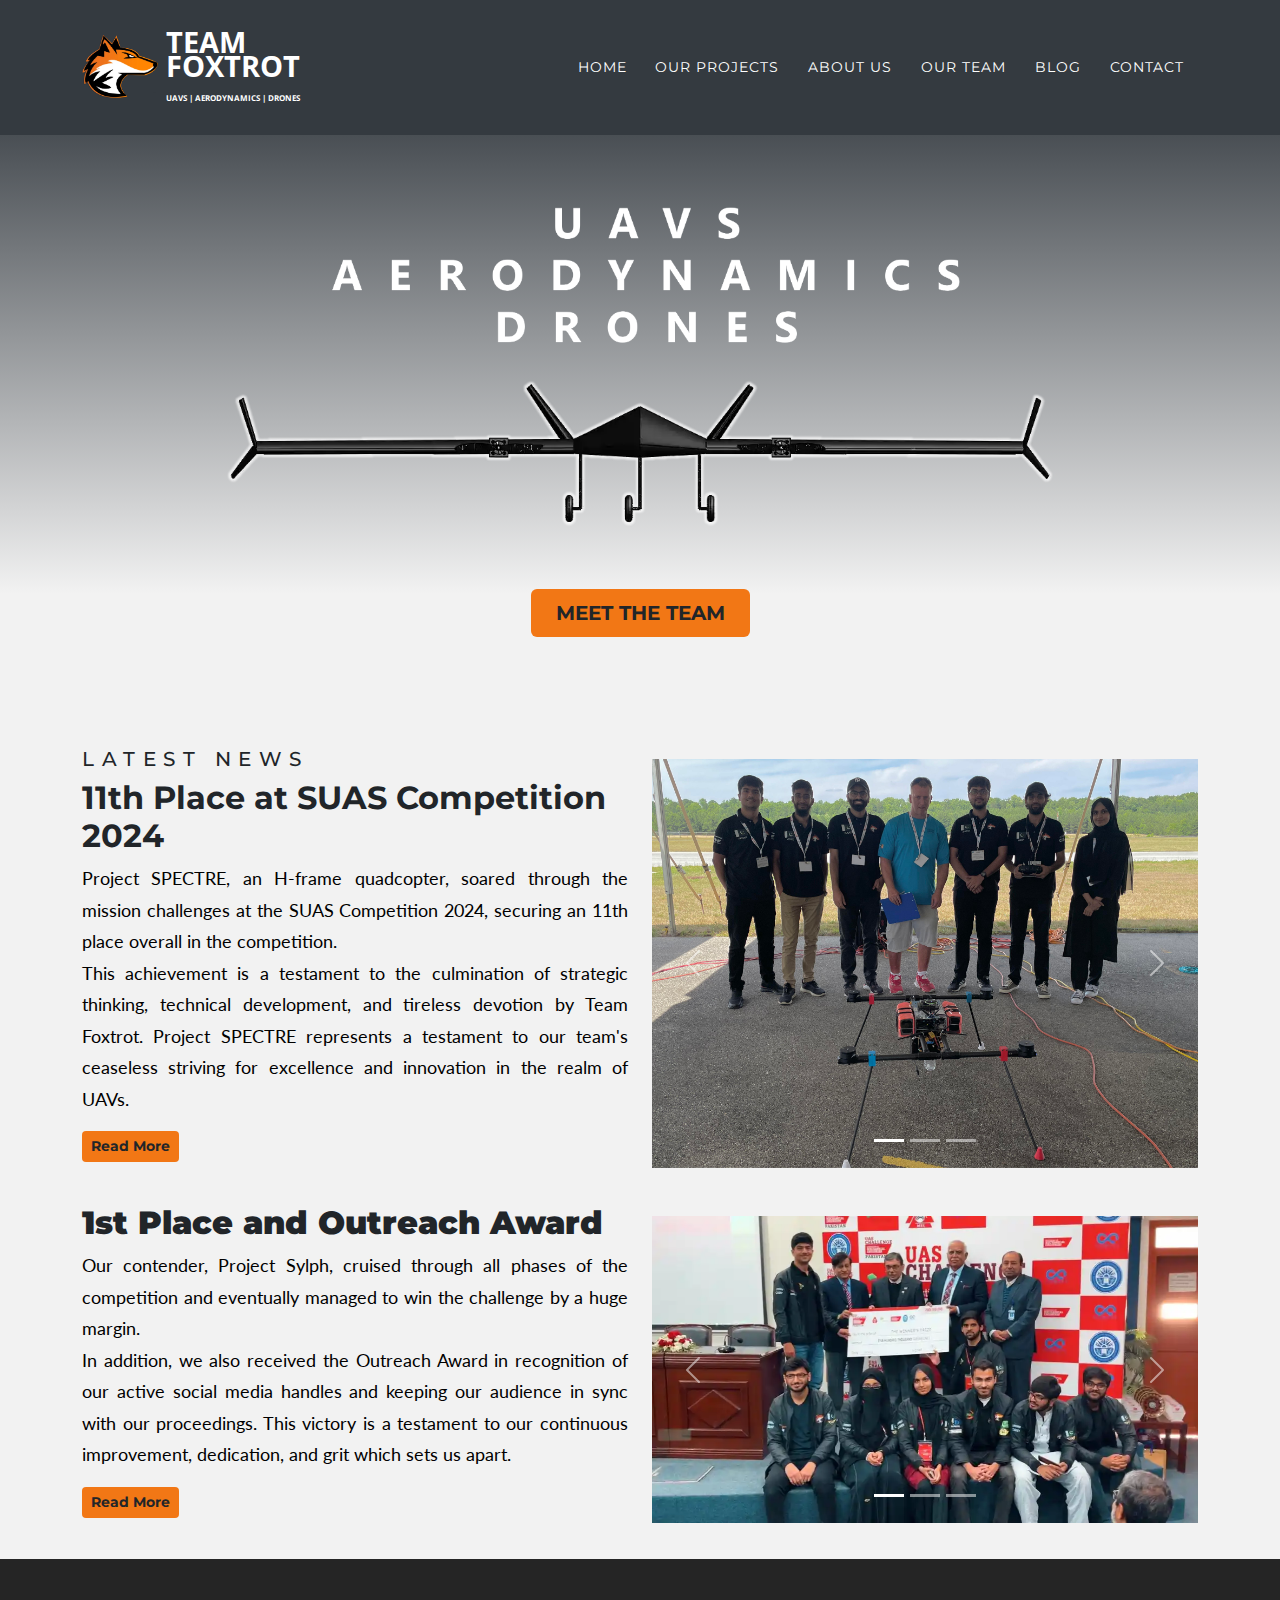
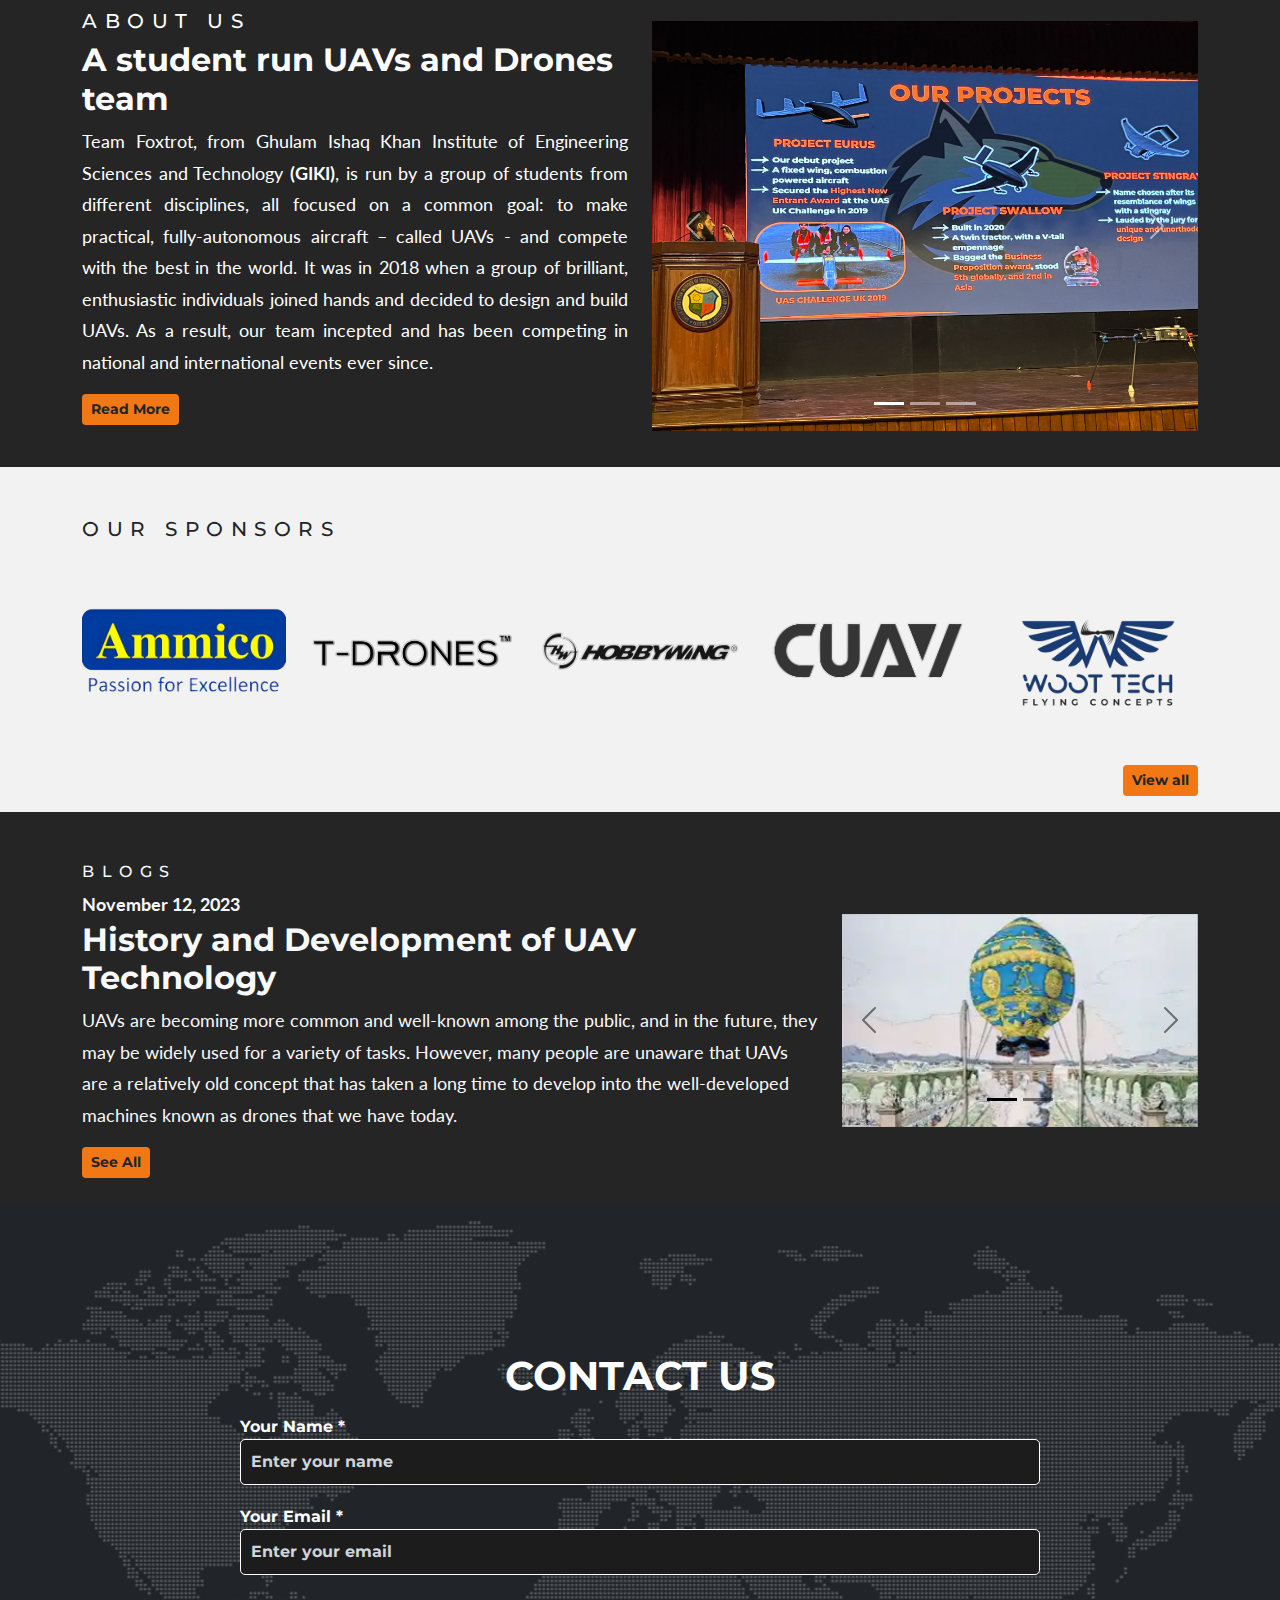
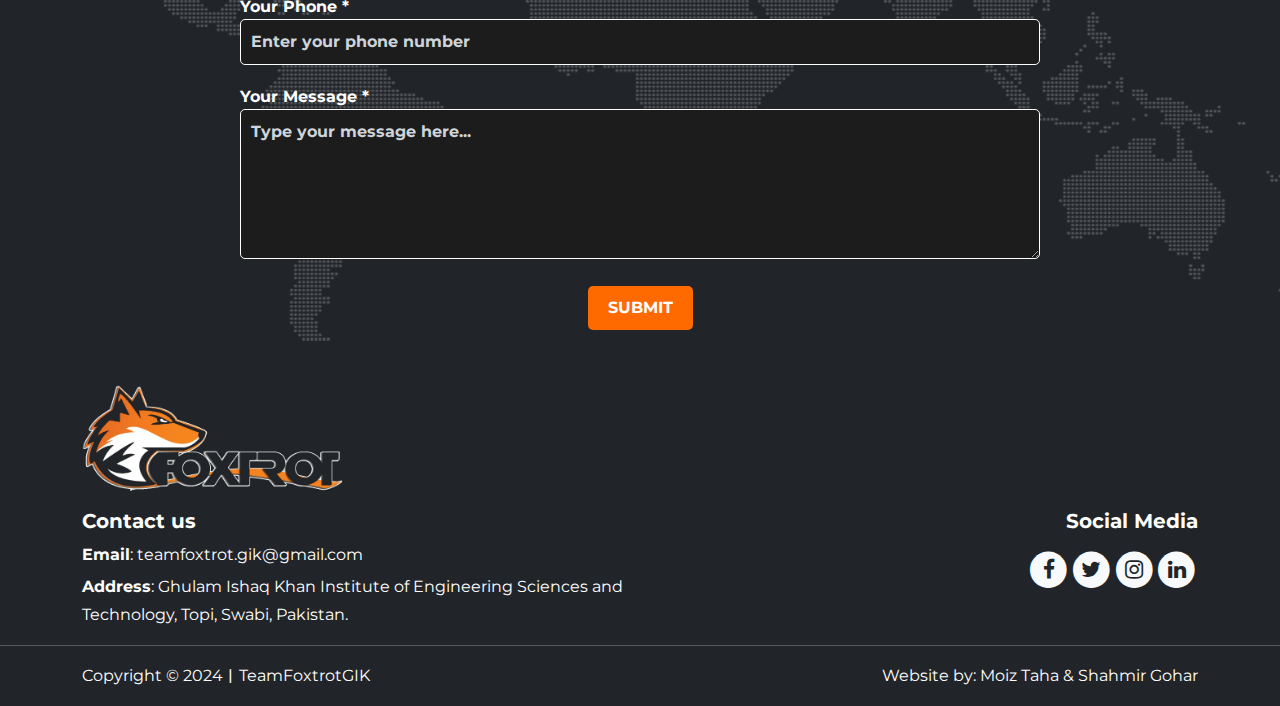
<file: index.html>
<!DOCTYPE html>
<html data-bs-theme="light" lang="en" style="--bs-primary: #f57b0f;--bs-primary-rgb: 245,123,15;--bs-warning: #f57a10;--bs-warning-rgb: 245,122,16;">

<head>
    <meta charset="utf-8">
    <meta name="viewport" content="width=device-width, initial-scale=1.0, shrink-to-fit=no">
    <title>Team Foxtrot - GIKI</title>
    <link rel="canonical" href="https://teamfoxtrot.pk/">
    <meta property="og:url" content="https://teamfoxtrot.pk/">
    <meta property="og:type" content="website">
    <meta name="twitter:card" content="summary">
    <meta name="twitter:description" content="Team Foxtrot, from Ghulam Ishaq Khan Institute of Engineering Sciences and Technology (GIKI), is run by a group of students from different disciplines, all focused on a common goal: to make practical, fully-autonomous aircraft – called UAVs - and compete with the best in the world. It was in 2018 when a group of brilliant, enthusiastic individuals joined hands and decided to design and build UAVs. As a result, our team incepted and has been competing in national and international events ever since.">
    <meta name="description" content="Team Foxtrot, from Ghulam Ishaq Khan Institute of Engineering Sciences and Technology (GIKI), is run by a group of students from different disciplines, all focused on a common goal: to make practical, fully-autonomous aircraft – called UAVs - and compete with the best in the world. It was in 2018 when a group of brilliant, enthusiastic individuals joined hands and decided to design and build UAVs. As a result, our team incepted and has been competing in national and international events ever since.">
    <meta property="og:image" content="https://teamfoxtrot.pk/assets/img/fox.webp">
    <meta name="twitter:title" content="Team Foxtrot - GIKI">
    <script type="application/ld+json">
        {
            "@context": "http://schema.org",
            "@type": "WebSite",
            "name": "Team Foxtrot - GIKI",
            "url": "https://teamfoxtrot.pk"
        }
    </script>
    <link rel="icon" type="image/webp" sizes="1999x1716" href="assets/img/fox.webp">
    <link rel="icon" type="image/webp" sizes="1999x1716" href="assets/img/fox.webp" media="(prefers-color-scheme: dark)">
    <link rel="icon" type="image/webp" sizes="1999x1716" href="assets/img/fox.webp">
    <link rel="icon" type="image/webp" sizes="1999x1716" href="assets/img/fox.webp" media="(prefers-color-scheme: dark)">
    <link rel="icon" type="image/webp" sizes="1999x1716" href="assets/img/fox.webp">
    <link rel="icon" type="image/webp" sizes="1999x1716" href="assets/img/fox.webp">
    <link rel="icon" type="image/webp" sizes="1999x1716" href="assets/img/fox.webp">
    <link rel="stylesheet" href="assets/bootstrap/css/bootstrap.min.css">
    <link rel="stylesheet" href="https://fonts.googleapis.com/css?family=Montserrat:400,700&amp;display=swap">
    <link rel="stylesheet" href="https://fonts.googleapis.com/css?family=Kaushan+Script&amp;display=swap">
    <link rel="stylesheet" href="https://fonts.googleapis.com/css?family=Lato&amp;display=swap">
    <link rel="stylesheet" href="https://fonts.googleapis.com/css?family=Montserrat&amp;display=swap">
    <link rel="stylesheet" href="https://fonts.googleapis.com/css?family=Open+Sans:400,700&amp;display=swap">
    <link rel="stylesheet" href="assets/fonts/fontawesome-all.min.css">
    <link rel="stylesheet" href="assets/fonts/font-awesome.min.css">
    <link rel="stylesheet" href="assets/fonts/fontawesome5-overrides.min.css">
    <link rel="stylesheet" href="assets/css/Contact-Details-icons.css">
</head>

<body id="page-top" data-bs-spy="scroll" data-bs-target="#mainNav" data-bs-offset="54" style="--bs-body-bg: #252525;">
    <nav class="navbar navbar-expand-lg sticky-top navbar-dark" id="mainNav" data-bs-spy="scroll" style="background-color: #343a40;">
        <div class="container">
            <div class="d-inline-flex float-start align-items-center flex-sm-shrink-1 align-items-sm-center flex-md-shrink-1 align-items-md-center flex-lg-shrink-1 align-items-lg-center align-items-xl-center align-items-xxl-center"><img src="assets/img/fox.webp" height="65"><a class="navbar-brand" href="../" style="font-family: 'Open Sans', sans-serif;padding-left: 8px;color: rgb(255,255,255);font-weight: bold;font-size: 29px;line-height: 24px;letter-spacing: 0px;padding-bottom: 0px;">TEAM<br>FOXTROT<br><span class="d-xxl-flex align-items-xxl-start" id="logodesc-1" style="font-size: 8PX;line-height: 24PX;letter-spacing: 0;font-family: 'Open Sans', sans-serif;font-weight: bold;">UAVS | AERODYNAMICS | DRONES</span></a></div><button data-bs-toggle="collapse" data-bs-target="#navbarResponsive" class="navbar-toggler navbar-toggler-right toggle-btn" type="button" aria-controls="navbarResponsive" aria-expanded="false" aria-label="Toggle navigation"><i class="fa fa-bars"></i></button>
            <div class="collapse navbar-collapse" id="navbarResponsive">
                <ul class="navbar-nav ms-auto text-uppercase">
                    <li class="nav-item"><a class="nav-link" href="../">HOME</a></li>
                    <li class="nav-item"><a class="nav-link" href="../our-projects">our projects</a></li>
                    <li class="nav-item"><a class="nav-link" href="../about-us">About us</a></li>
                    <li class="nav-item"><a class="nav-link" href="../our-team">our TEAM</a></li>
                    <li class="nav-item"><a class="nav-link" href="../blogs">BLOG</a></li>
                    <li class="nav-item"><a class="nav-link" href="../contact-us">Contact</a></li>
                </ul>
            </div>
        </div>
    </nav>
    <section id="home" data-bs-spy="scroll" data-bs-target="#mainNav" style="margin-top: -127px;padding-bottom: 60px;padding-top: 175px;background: linear-gradient(#343a40 10%, #f2f2f2 85%, #f2f2f2 100%);">
        <div class="container h-100">
            <div class="row h-100">
                <div class="col-md-10 col-xl-9 text-center d-flex d-sm-flex d-md-flex justify-content-center align-items-center mx-auto justify-content-md-start align-items-md-center justify-content-xl-center">
                    <div>
                        <div><img class="img-fluid" src="assets/img/uavsad.webp"></div>
                        <div><img class="img-fluid" src="assets/img/project%20barq.webp"></div><a class="btn fs-5 py-2 px-4 toggle-btn" role="button" style="margin-top: 60px;" href="../our-team">MEET THE TEAM</a>
                    </div>
                </div>
            </div>
        </div>
    </section>
    <section id="news" style="padding: 50px 0px;background: #f2f2f2;padding-bottom: 24px;" data-bs-smooth-scroll="true" data-bs-target="#mainNav">
        <div class="container">
            <div class="row">
                <div class="col-md-6">
                    <h5 style="letter-spacing: 7.5px;font-family: Montserrat, sans-serif;font-weight: 500;">LATEST NEWS</h5>
                    <h2 style="font-weight: bold;">11th Place at SUAS Competition 2024</h2>
                    <p style="font-family: Lato, sans-serif;font-size: 18px;text-align: justify;"><span style="color: black;">Project SPECTRE, an H-frame quadcopter, soared through the mission challenges at the SUAS Competition 2024, securing an 11th place overall in the competition.</span><br><span style="color: black;">This achievement is a testament to the culmination of strategic thinking, technical development, and tireless devotion by Team Foxtrot. Project SPECTRE represents a testament to our team's ceaseless striving for excellence and innovation in the realm of UAVs.</span></p><a class="btn btn-sm toggle-btn" role="button" href="../about-us">Read More</a>
                </div>
                <div class="col-md-6" style="padding: 12px;">
                    <div class="carousel slide" data-bs-ride="carousel" data-bs-interval="2750" data-bs-pause="false" id="about-us-slider-2">
                        <div class="carousel-inner">
                            <div class="carousel-item active"><img class="img-fluid w-100 d-block" src="assets/img/Spectre Team pic.jpg" alt="Slide Image"></div>
                            <div class="carousel-item"><img class="w-100 d-block" src="assets/img/SUAS%2724.webp" alt="Slide Image"></div>
                            <div class="carousel-item"><img class="w-100 d-block" src="assets/img/SUAS-Teampic.webp" alt="Slide Image"></div>
                        </div>
                        <div><a class="carousel-control-prev" href="#about-us-slider-2" role="button" data-bs-slide="prev"><span class="carousel-control-prev-icon"></span><span class="visually-hidden">Previous</span></a><a class="carousel-control-next" href="#about-us-slider-2" role="button" data-bs-slide="next"><span class="carousel-control-next-icon"></span><span class="visually-hidden">Next</span></a></div>
                        <div class="carousel-indicators"><button type="button" data-bs-target="#about-us-slider-2" data-bs-slide-to="0" class="active"></button> <button type="button" data-bs-target="#about-us-slider-2" data-bs-slide-to="1"></button> <button type="button" data-bs-target="#about-us-slider-2" data-bs-slide-to="2"></button></div>
                    </div>
                </div>
            </div>
            <div class="row" style="margin-top: 24px;">
                <div class="col-md-6">
                    <h2 style="font-weight: bold;"><strong>1st Place and Outreach Award</strong></h2>
                    <p style="font-family: Lato, sans-serif;font-size: 18px;text-align: justify;"><span style="color: black;">Our contender, Project Sylph, cruised through all phases of the competition and eventually managed to win the challenge by a huge margin.</span><br><span style="color: black;">In addition, we also received the Outreach Award in recognition of our active&nbsp;social media handles and keeping our audience in sync with our proceedings.&nbsp;This victory is a testament to our continuous improvement, dedication, and grit&nbsp;which&nbsp;sets&nbsp;us&nbsp;apart.</span></p><a class="btn btn-sm toggle-btn" role="button" href="../about-us">Read More</a>
                </div>
                <div class="col-md-6" style="padding: 12px;">
                    <div class="carousel slide" data-bs-ride="carousel" data-bs-interval="2500" data-bs-pause="false" id="about-us-slider-1">
                        <div class="carousel-inner">
                            <div class="carousel-item active"><img class="img-fluid w-100 d-block" src="assets/img/Competition%20winning%20picture.webp" alt="Slide Image"></div>
                            <div class="carousel-item"><img class="w-100 d-block" src="assets/img/Competition%20flying%20pic.webp" alt="Slide Image"></div>
                            <div class="carousel-item"><img class="w-100 d-block" src="assets/img/Sylph%20flying%20picture.webp" alt="Slide Image"></div>
                        </div>
                        <div><a class="carousel-control-prev" href="#about-us-slider-1" role="button" data-bs-slide="prev"><span class="carousel-control-prev-icon"></span><span class="visually-hidden">Previous</span></a><a class="carousel-control-next" href="#about-us-slider-1" role="button" data-bs-slide="next"><span class="carousel-control-next-icon"></span><span class="visually-hidden">Next</span></a></div>
                        <div class="carousel-indicators"><button type="button" data-bs-target="#about-us-slider-1" data-bs-slide-to="0" class="active"></button> <button type="button" data-bs-target="#about-us-slider-1" data-bs-slide-to="1"></button> <button type="button" data-bs-target="#about-us-slider-1" data-bs-slide-to="2"></button></div>
                    </div>
                </div>
            </div>
        </div>
    </section>
    <section id="about" style="padding: 50px 0px;background: rgba(242,242,242,0);padding-bottom: 24px;" data-bs-smooth-scroll="true" data-bs-target="#mainNav">
        <div class="container text-white">
            <div class="row">
                <div class="col-md-6">
                    <h5 style="letter-spacing: 7.5px;font-family: Montserrat, sans-serif;font-weight: 500;">ABOUT US</h5>
                    <h2 style="font-weight: bold;">A student run UAVs and Drones team</h2>
                    <p class="text-white" style="font-family: Lato, sans-serif;font-size: 18px;text-align: justify;"><span style="background-color: rgba(37, 37, 37, 0);">Team Foxtrot, from Ghulam Ishaq Khan Institute of Engineering Sciences and Technology </span><strong><span style="background-color: rgba(37, 37, 37, 0);">(GIKI)</span></strong><span style="background-color: rgba(37, 37, 37, 0);">, is run by a group of students from different disciplines, all focused on a common goal: to make practical, fully-autonomous aircraft – called UAVs - and compete with the best in the world. It was in 2018 when a group of brilliant, enthusiastic individuals joined hands and decided to design and build UAVs. As a result, our team incepted and has been competing in national and international events ever since.</span></p><a class="btn btn-sm toggle-btn" role="button" href="../about-us">Read More</a>
                </div>
                <div class="col-md-6" style="padding: 12px;">
                    <div class="carousel slide" data-bs-ride="carousel" data-bs-interval="3000" data-bs-pause="false" id="about-us-slider">
                        <div class="carousel-inner">
                            <div class="carousel-item active"><img class="w-100 d-block" src="assets/img/presentation.webp"></div>
                            <div class="carousel-item"><img class="w-100 d-block" src="assets/img/S_pic.webp"></div>
                            <div class="carousel-item"><img class="w-100 d-block" src="assets/img/SUAS%2724.webp"></div>
                        </div>
                        <div><a class="carousel-control-prev" href="#about-us-slider" role="button" data-bs-slide="prev"><span class="carousel-control-prev-icon"></span><span class="visually-hidden">Previous</span></a><a class="carousel-control-next" href="#about-us-slider" role="button" data-bs-slide="next"><span class="carousel-control-next-icon"></span><span class="visually-hidden">Next</span></a></div>
                        <div class="carousel-indicators"><button type="button" data-bs-target="#about-us-slider" data-bs-slide-to="0" class="active"></button> <button type="button" data-bs-target="#about-us-slider" data-bs-slide-to="1"></button> <button type="button" data-bs-target="#about-us-slider" data-bs-slide-to="2"></button></div>
                    </div>
                </div>
            </div>
        </div>
    </section>
    <section id="sponsors" style="padding: 50px 0px;background: #f2f2f2;padding-bottom: 16px;" data-bs-target="#mainNav" data-bs-smooth-scroll="true">
        <div class="container">
            <div class="row">
                <div class="col">
                    <h5 class="text-start" style="letter-spacing: 7.5px;font-family: Montserrat, sans-serif;font-weight: 500;">OUR SPONSORS</h5>
                </div>
            </div>
            <div class="row row-cols-5 justify-content-center">
                <div class="col align-self-center"><img class="img-fluid" src="assets/img/ammico_800_rbg.png"></div>
                <div class="col align-self-center"><img class="img-fluid" src="assets/img/tdrones_rbg_outline.png"></div>
                <div class="col align-self-center"><img class="img-fluid" src="assets/img/hobbywing_rbg_out.png"></div>
                <div class="col align-self-center"><img class="img-fluid" src="assets/img/CUAV_outline.png"></div>
                <div class="col align-self-center"><img class="img-fluid" src="assets/img/woottech_rbg.png"></div>
            </div>
            <div class="row">
                <div class="col text-end" style="padding-top: 12PX;"><a class="btn btn-sm toggle-btn" role="button" href="../about-us/sponsors.html">View all</a></div>
            </div>
        </div>
    </section>
    <section id="blog" style="padding: 50px 0px;background: rgba(242,242,242,0);padding-bottom: 24px;" data-bs-smooth-scroll="true" data-bs-target="#mainNav">
        <div class="container text-light">
            <div class="row">
                <div class="col-md-8 col-xxl-9">
                    <h6 style="letter-spacing: 7.5px;font-family: Montserrat, sans-serif;font-weight: 500;">BLOGS</h6>
                    <p style="font-family: Lato, sans-serif;font-size: 18px;margin-bottom: 0px;"><strong>November 12, 2023</strong></p>
                    <h2 style="font-weight: bold;">History and Development of UAV Technology</h2>
                    <p style="font-family: Lato, sans-serif;font-size: 18px;">UAVs are becoming more common and well-known among the public, and in the future, they may be widely used for a variety of tasks. However, many people are unaware that UAVs are a relatively old concept that has taken a long time to develop into the well-developed machines known as drones that we have today.</p><a class="btn btn-sm toggle-btn" role="button" href="../blogs">See All</a>
                </div>
                <div class="col-md-4 col-xxl-3 align-self-center">
                    <div class="carousel slide carousel-dark" data-bs-ride="carousel" data-bs-interval="3000" id="carousel-3">
                        <div class="carousel-inner">
                            <div class="carousel-item active"><img class="w-100 d-block" src="assets/img/hot-air-balloon.webp" alt="Slide Image"></div>
                            <div class="carousel-item"><img class="w-100 d-block" src="assets/img/curtis-fledgling.webp" alt="Slide Image"></div>
                        </div>
                        <div><a class="carousel-control-prev" href="#carousel-3" role="button" data-bs-slide="prev"><span class="carousel-control-prev-icon"></span><span class="visually-hidden">Previous</span></a><a class="carousel-control-next" href="#carousel-3" role="button" data-bs-slide="next"><span class="carousel-control-next-icon"></span><span class="visually-hidden">Next</span></a></div>
                        <div class="carousel-indicators"><button type="button" data-bs-target="#carousel-3" data-bs-slide-to="0" class="active"></button> <button type="button" data-bs-target="#carousel-3" data-bs-slide-to="1"></button></div>
                    </div>
                </div>
            </div>
        </div>
    </section>
    <section id="contact" style="background-image: url('assets/img/map-image.webp');padding-bottom: 30px;" data-bs-target="#mainNav" data-bs-smooth-scroll="true">
        <div class="container">
            <div class="row">
                <div class="col-lg-12 text-center">
                    <h2 class="text-uppercase section-heading">Contact Us</h2>
                </div>
            </div>
            <div class="row">
                <div class="col-lg-12">
                    <form action="https://formspree.io/f/mpwpygre" method="POST" style="max-width: 800px; margin: 0 auto;">
                        <div style="margin-bottom: 20px;">
                          <label for="name" style="color: white; font-weight: bold;">Your Name *</label>
                          <input type="text" id="name" name="name" placeholder="Enter your name" required style="width: 100%; padding: 10px; background-color: #1c1c1c; color: white; border: 1px solid white; border-radius: 5px;">
                        </div>
                      
                        <div style="margin-bottom: 20px;">
                          <label for="email" style="color: white; font-weight: bold;">Your Email *</label>
                          <input type="email" id="email" name="email" placeholder="Enter your email" required style="width: 100%; padding: 10px; background-color: #1c1c1c; color: white; border: 1px solid white; border-radius: 5px;">
                        </div>
                      
                        <div style="margin-bottom: 20px;">
                          <label for="phone" style="color: white; font-weight: bold;">Your Phone *</label>
                          <input type="tel" id="phone" name="phone" placeholder="Enter your phone number" required style="width: 100%; padding: 10px; background-color: #1c1c1c; color: white; border: 1px solid white; border-radius: 5px;">
                        </div>
                      
                        <div style="margin-bottom: 20px;">
                          <label for="message" style="color: white; font-weight: bold;">Your Message *</label>
                          <textarea id="message" name="message" placeholder="Type your message here..." required style="width: 100%; padding: 10px; height: 150px; background-color: #1c1c1c; color: white; border: 1px solid white; border-radius: 5px;"></textarea>
                        </div>
                      
                        <div style="text-align: center;">
                          <button type="submit" style="padding: 10px 20px; background-color: #ff6a00; color: white; border: none; cursor: pointer; font-weight: bold; border-radius: 5px;">SUBMIT</button>
                        </div>
                    </form>                     
                </div>
            </div>
        </div>
    </section>
    <footer class="text-bg-dark pt-4 pb-0">
        <div class="container">
            <div class="row">
                <div class="col-sm-9 col-md-5 col-lg-3 col-xl-3 col-xxl-3"><img class="img-fluid" src="assets/img/foxtrot%20logo.webp"></div>
            </div>
        </div>
        <div class="container">
            <div class="row pt-3">
                <div class="col-md-6 text-center text-sm-center text-md-start text-lg-start text-xl-start text-xxl-start">
                    <h5>Contact us</h5>
                    <p class="fs-6 mb-1"><strong>Email</strong>:&nbsp;<a class="link" href="mailto:teamfoxtrot.gik@gmail.com"><span style="color: rgb(255, 255, 255);">teamfoxtrot.gik@gmail.com</span></a></p>
                    <p class="mb-0"><strong><span style="color: rgba(var(--bs-light-rgb), var(--bs-text-opacity));">Address</span></strong><span style="color: rgba(var(--bs-light-rgb), var(--bs-text-opacity));">: Ghulam Ishaq Khan Institute of Engineering Sciences and Technology, Topi, Swabi, Pakistan.</span></p>
                </div>
                <div class="col-md-6 text-center text-sm-center text-md-end text-lg-end text-xl-end text-xxl-end">
                    <h5 class="text-center text-sm-center text-md-end">Social Media</h5>
                    <div class="mt-3"><a href="https://www.facebook.com/TeamFoxtrotGIK/" target="_blank"><span class="fa-stack fa-lg"><i class="fa fa-circle text-light fa-stack-2x"></i><i class="fa fa-facebook text-dark fa-stack-1x fa-inverse"></i></span></a><a href="https://twitter.com/TeamFoxtrot2" target="_blank"><span class="fa-stack fa-lg"><i class="fa fa-circle text-light fa-stack-2x social"></i><i class="fa fa-twitter text-dark fa-stack-1x fa-inverse"></i></span></a><a href="https://instagram.com/teamfoxtrot.uav.giki" target="_blank"><span class="fa-stack fa-lg"><i class="fa fa-circle text-light fa-stack-2x"></i><i class="fa fa-instagram text-dark fa-stack-1x fa-inverse"></i></span></a><a href="https://pk.linkedin.com/company/team-foxtrot" target="_blank"><span class="fa-stack fa-lg"><i class="fa fa-circle text-light fa-stack-2x"></i><i class="fa fa-linkedin text-dark fa-stack-1x fa-inverse"></i></span></a></div>
                </div>
            </div>
        </div>
        <hr>
        <div class="container">
            <div class="row row-cols-1 row-cols-sm-1 row-cols-md-2 row-cols-lg-2 row-cols-xl-2 row-cols-xxl-2">
                <div class="col">
                    <p class="text-center text-sm-center text-md-start text-lg-start text-xl-start text-xxl-start">Copyright&nbsp;© 2024<strong>︱</strong>TeamFoxtrotGIK</p>
                </div>
                <div class="col fs-6 text-center text-md-end">
                    <p>Website by:&nbsp;<a class="link" href="https://www.linkedin.com/in/moiz-taha/" target="_blank"><span style="color: rgb(255, 255, 255);">Moiz Taha</span></a>&nbsp;&amp; Shahmir Gohar</p>
                </div>
            </div>
        </div>
    </footer>
    <script src="assets/js/jquery.min.js"></script>
    <script src="assets/bootstrap/js/bootstrap.min.js"></script>
    <script src="assets/js/smart-forms.min.js"></script>
    <script src="assets/js/foxie.js"></script>
</body>

</html>
</file>
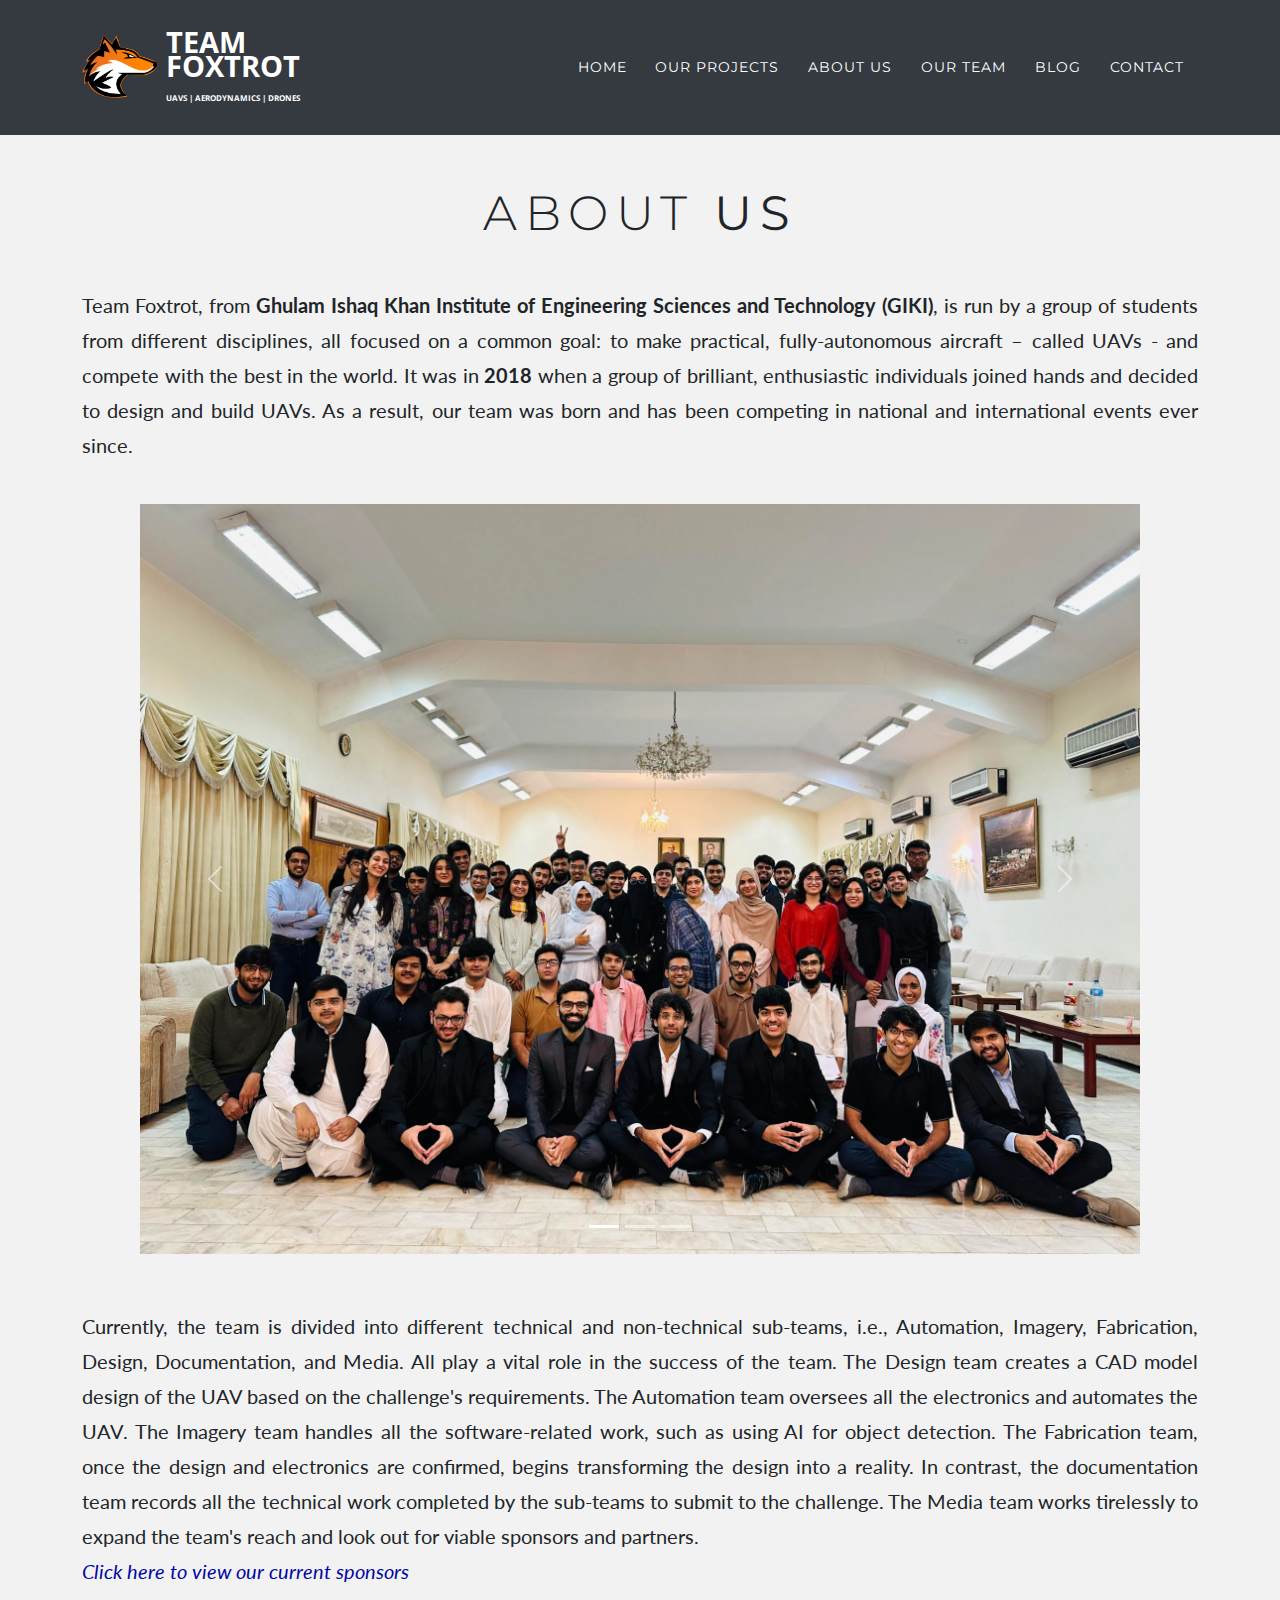
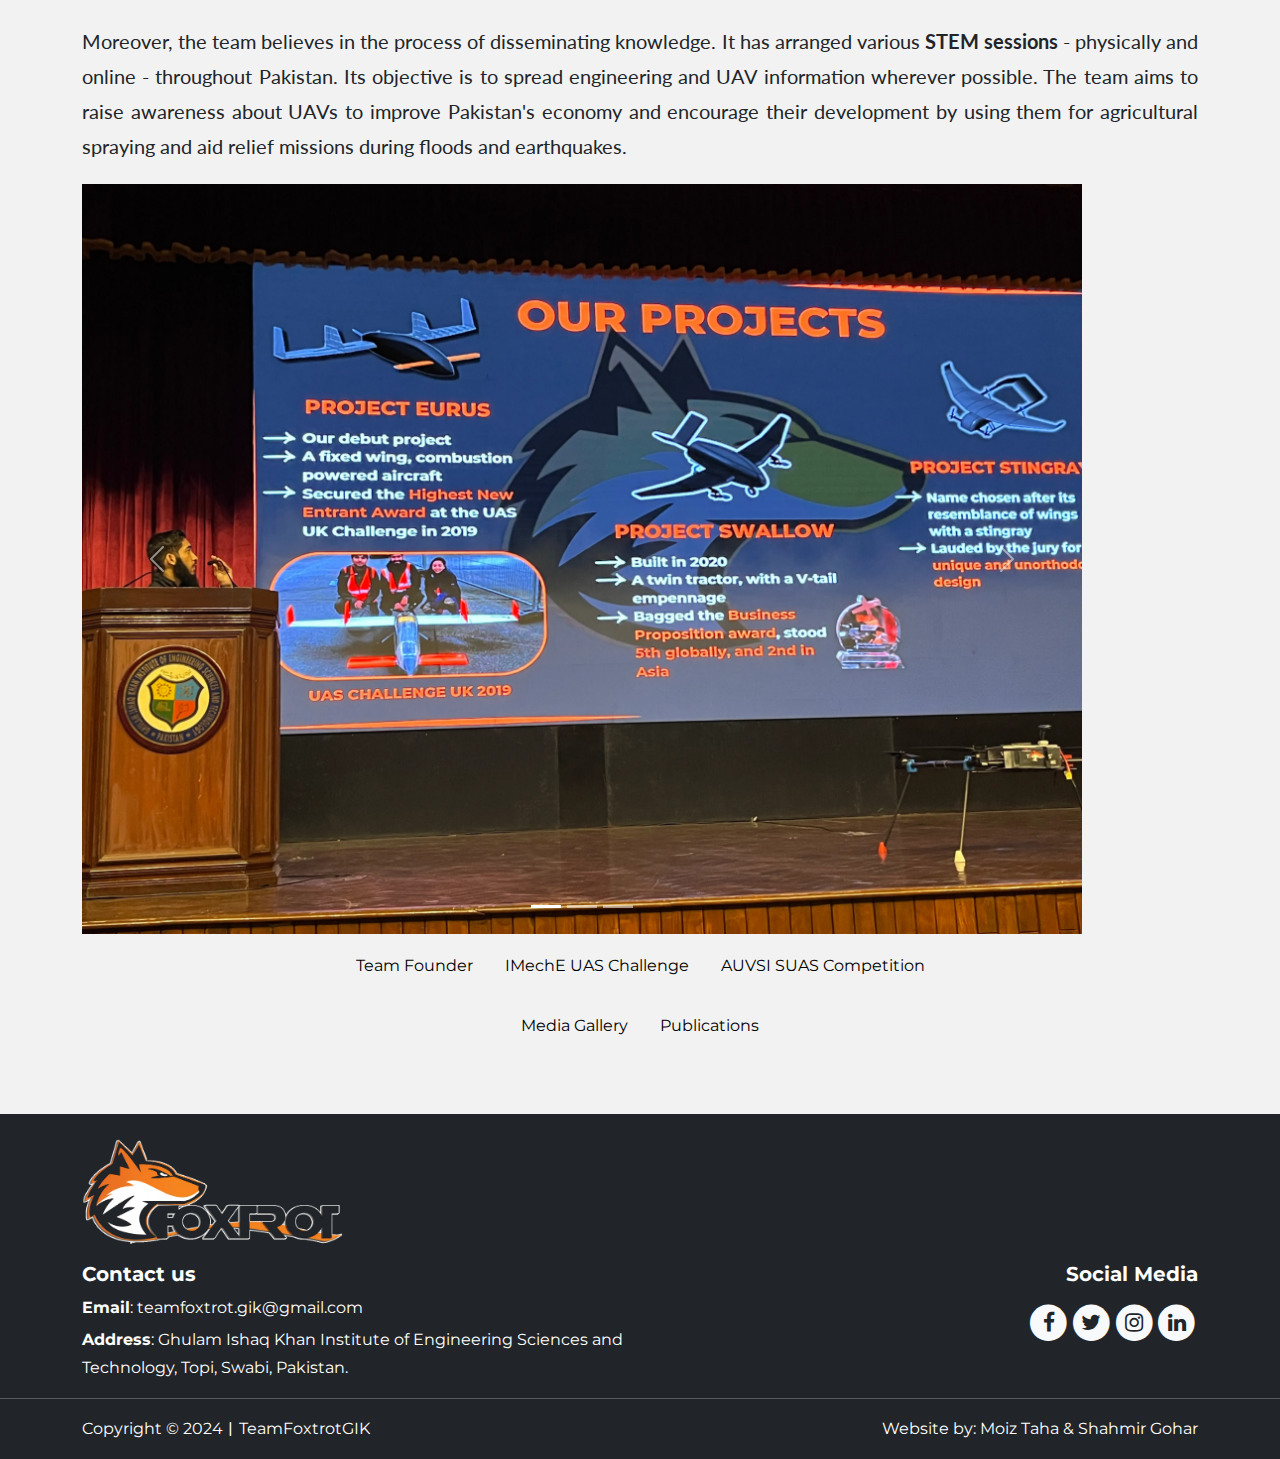
<file: about-us/index.html>
<!DOCTYPE html>
<html data-bs-theme="light" lang="en">

<head>
    <meta charset="utf-8">
    <meta name="viewport" content="width=device-width, initial-scale=1.0, shrink-to-fit=no">
    <title>About Us - Team Foxtrot</title>
    <link rel="canonical" href="https://teamfoxtrot.pk/about-us/">
    <meta property="og:url" content="https://teamfoxtrot.pk/about-us/">
    <meta property="og:type" content="website">
    <meta name="twitter:title" content="Team Foxtrot - GIKI">
    <meta name="twitter:card" content="summary">
    <meta name="twitter:description" content="Team Foxtrot, from Ghulam Ishaq Khan Institute of Engineering Sciences and Technology (GIKI), is run by a group of students from different disciplines, all focused on a common goal: to make practical, fully-autonomous aircraft – called UAVs - and compete with the best in the world. It was in 2018 when a group of brilliant, enthusiastic individuals joined hands and decided to design and build UAVs. As a result, our team incepted and has been competing in national and international events ever since.">
    <meta name="description" content="Team Foxtrot, from Ghulam Ishaq Khan Institute of Engineering Sciences and Technology (GIKI), is run by a group of students from different disciplines, all focused on a common goal: to make practical, fully-autonomous aircraft – called UAVs - and compete with the best in the world. It was in 2018 when a group of brilliant, enthusiastic individuals joined hands and decided to design and build UAVs. As a result, our team incepted and has been competing in national and international events ever since.">
    <meta property="og:image" content="https://teamfoxtrot.pk/assets/img/fox.webp">
    <link rel="icon" type="image/webp" sizes="1999x1716" href="../assets/img/fox.webp">
    <link rel="icon" type="image/webp" sizes="1999x1716" href="../assets/img/fox.webp" media="(prefers-color-scheme: dark)">
    <link rel="icon" type="image/webp" sizes="1999x1716" href="../assets/img/fox.webp">
    <link rel="icon" type="image/webp" sizes="1999x1716" href="../assets/img/fox.webp" media="(prefers-color-scheme: dark)">
    <link rel="icon" type="image/webp" sizes="1999x1716" href="../assets/img/fox.webp">
    <link rel="icon" type="image/webp" sizes="1999x1716" href="../assets/img/fox.webp">
    <link rel="icon" type="image/webp" sizes="1999x1716" href="../assets/img/fox.webp">
    <link rel="stylesheet" href="../assets/bootstrap/css/bootstrap.min.css">
    <link rel="stylesheet" href="https://fonts.googleapis.com/css?family=Montserrat:400,700&amp;display=swap">
    <link rel="stylesheet" href="https://fonts.googleapis.com/css?family=Kaushan+Script&amp;display=swap">
    <link rel="stylesheet" href="https://fonts.googleapis.com/css?family=Lato&amp;display=swap">
    <link rel="stylesheet" href="https://fonts.googleapis.com/css?family=Montserrat&amp;display=swap">
    <link rel="stylesheet" href="https://fonts.googleapis.com/css?family=Open+Sans:400,700&amp;display=swap">
    <link rel="stylesheet" href="../assets/fonts/font-awesome.min.css">
    <link rel="stylesheet" href="../assets/css/Contact-Details-icons.css">
</head>

<body id="page-top" data-bs-spy="scroll" data-bs-target="#mainNav" data-bs-offset="54">
    <nav class="navbar navbar-expand-lg sticky-top navbar-dark" id="mainNav" data-bs-spy="scroll" style="background-color: #343a40;">
        <div class="container">
            <div class="d-inline-flex float-start align-items-center flex-sm-shrink-1 align-items-sm-center flex-md-shrink-1 align-items-md-center flex-lg-shrink-1 align-items-lg-center align-items-xl-center align-items-xxl-center"><img src="../assets/img/fox.webp" height="65"><a class="navbar-brand" href="../" style="font-family: 'Open Sans', sans-serif;padding-left: 8px;color: rgb(255,255,255);font-weight: bold;font-size: 29px;line-height: 24px;letter-spacing: 0px;padding-bottom: 0px;">TEAM<br>FOXTROT<br><span class="d-xxl-flex align-items-xxl-start" id="logodesc-1" style="font-size: 8PX;line-height: 24PX;letter-spacing: 0;font-family: 'Open Sans', sans-serif;font-weight: bold;">UAVS | AERODYNAMICS | DRONES</span></a></div><button data-bs-toggle="collapse" data-bs-target="#navbarResponsive" class="navbar-toggler navbar-toggler-right toggle-btn" type="button" aria-controls="navbarResponsive" aria-expanded="false" aria-label="Toggle navigation"><i class="fa fa-bars"></i></button>
            <div class="collapse navbar-collapse" id="navbarResponsive">
                <ul class="navbar-nav ms-auto text-uppercase">
                    <li class="nav-item"><a class="nav-link" href="../">HOME</a></li>
                    <li class="nav-item"><a class="nav-link" href="../our-projects">our projects</a></li>
                    <li class="nav-item"><a class="nav-link" href="../about-us">About us</a></li>
                    <li class="nav-item"><a class="nav-link" href="../our-team">our TEAM</a></li>
                    <li class="nav-item"><a class="nav-link" href="../blogs">BLOG</a></li>
                    <li class="nav-item"><a class="nav-link" href="../contact-us">Contact</a></li>
                </ul>
            </div>
        </div>
    </nav>
    <section style="background: #f2f2f2;padding: 50px 0px;">
        <div class="container">
            <div class="row">
                <div class="col-md-12">
                    <h1 class="display-5 text-center" style="font-family: Montserrat, sans-serif;letter-spacing: 7.5px;padding-bottom: 12px;">ABOUT <strong>US</strong></h1>
                    <p style="text-align: justify;padding: 25px 0px;font-family: Lato, sans-serif;font-size: 20px;">Team Foxtrot, from <strong>Ghulam Ishaq Khan Institute of Engineering Sciences and Technology (GIKI)</strong>, is run by a group of students from different disciplines, all focused on a common goal: to make practical, fully-autonomous aircraft – called UAVs - and compete with the best in the world. It was in <strong>2018</strong> when a group of brilliant, enthusiastic individuals joined hands and decided to design and build UAVs. As a result, our team was born and has been competing in national and international events ever since.</p>
                    <div class="d-lg-flex d-xl-flex d-xxl-flex justify-content-lg-center justify-content-xl-center justify-content-xxl-center">
                        <div class="d-xxl-flex justify-content-xxl-center">
                            <div class="carousel slide carousel-fade" data-bs-ride="carousel" data-bs-interval="3120" data-bs-pause="false" id="carousel-2" style="max-width: 1000px;">
                                <div class="carousel-inner">
                                    <div class="carousel-item active"><img class="w-100 d-block" src="../assets/img/tp.webp" alt="Slide Image"></div>
                                    <div class="carousel-item"><img class="img-fluid w-100 d-block" src="../assets/img/SUAS-Teampic.webp" alt="Slide Image"></div>
                                    <div class="carousel-item"><img class="w-100 d-block" src="../assets/img/Team pic.webp" alt="Slide Image"></div>
                                </div>
                                <div><a class="carousel-control-prev" href="#carousel-2" role="button" data-bs-slide="prev"><span class="carousel-control-prev-icon"></span><span class="visually-hidden">Previous</span></a><a class="carousel-control-next" href="#carousel-2" role="button" data-bs-slide="next"><span class="carousel-control-next-icon"></span><span class="visually-hidden">Next</span></a></div>
                                <div class="carousel-indicators"><button type="button" data-bs-target="#carousel-2" data-bs-slide-to="0" class="active"></button> <button type="button" data-bs-target="#carousel-2" data-bs-slide-to="1"></button> <button type="button" data-bs-target="#carousel-2" data-bs-slide-to="2"></button></div>
                            </div>
                        </div>
                    </div>
                    <p style="text-align: justify;padding: 20px 0px;font-family: Lato, sans-serif;font-size: 20px;margin-bottom: 0px;"><br>Currently, the team is divided into different technical and non-technical sub-teams, i.e., Automation, Imagery, Fabrication, Design, Documentation, and Media. All play a vital role in the success of the team. The Design team creates a CAD model design of the UAV based on the challenge's requirements. The Automation team oversees all the electronics and automates the UAV. The Imagery team handles all the software-related work, such as using AI for object detection. The Fabrication team, once the design and electronics are confirmed, begins transforming the design into a reality. In contrast, the documentation team records all the technical work completed by the sub-teams to submit to the challenge. The Media team works tirelessly to expand the team's reach and look out for viable sponsors and partners.<br><a class="link" href="../about-us/sponsors.html"><em><span style="color: rgb(0, 7, 164);">Click here to view our current sponsors</span></em></a><br><br>Moreover, the team believes in the process of disseminating knowledge. It has arranged various&nbsp;<strong>STEM sessions</strong>&nbsp;- physically and online - throughout Pakistan. Its objective is to spread engineering and UAV information wherever possible. The team aims to raise awareness about UAVs to improve Pakistan's economy and encourage their development by using them for agricultural spraying and aid relief missions during floods and earthquakes.</p>
                    <div class="d-xxl-flex justify-content-xxl-center">
                        <div class="carousel slide carousel-fade" data-bs-ride="carousel" data-bs-interval="3120" data-bs-pause="false" id="carousel-2" style="max-width: 1000px;">
                            <div class="carousel-inner">
                                <div class="carousel-item active"><img class="w-100 d-block" src="../assets/img/presentation.webp" alt="Slide Image"></div>
                                <div class="carousel-item"><img class="img-fluid w-100 d-block" src="../assets/img/DBFCpresent.webp" alt="Slide Image"></div>
                                <div class="carousel-item"><img class="w-100 d-block" src="../assets/img/drone-1.webp" alt="Slide Image"></div>
                            </div>
                            <div><a class="carousel-control-prev" href="#carousel-2" role="button" data-bs-slide="prev"><span class="carousel-control-prev-icon"></span><span class="visually-hidden">Previous</span></a><a class="carousel-control-next" href="#carousel-2" role="button" data-bs-slide="next"><span class="carousel-control-next-icon"></span><span class="visually-hidden">Next</span></a></div>
                            <div class="carousel-indicators"><button type="button" data-bs-target="#carousel-2" data-bs-slide-to="0" class="active"></button> <button type="button" data-bs-target="#carousel-2" data-bs-slide-to="1"></button> <button type="button" data-bs-target="#carousel-2" data-bs-slide-to="2"></button></div>
                        </div>
                    </div>
                    <div class="text-center d-xxl-flex flex-grow-1 flex-fill justify-content-xxl-center" style="margin-top: 10px;">
                        <ul class="list-inline">
                            <li class="list-inline-item" style="padding: 10px;"><a class="link" href="../about-us/team-founder.html"><span style="color: rgb(0, 0, 0);">Team Founder</span></a></li>
                            <li class="list-inline-item" style="padding: 10px;"><a class="link" href="../about-us/imeche-uas-challenge.html"><span style="color: rgb(0, 0, 0);">IMechE UAS Challenge</span></a></li>
                            <li class="list-inline-item" style="padding: 10px;"><a class="link" href="../about-us/auvsi-suas-competition.html"><span style="color: rgb(0, 0, 0);">AUVSI SUAS Competition</span></a></li>
                        </ul>
                        <ul class="list-inline">
                            <li class="list-inline-item" style="padding: 10px;"><a class="link" href="../about-us/media.html"><span style="color: rgb(0, 0, 0);">Media Gallery</span></a></li>
                            <li class="list-inline-item" style="padding: 10px;"><a class="link" href="../about-us/publications.html"><span style="color: rgb(0, 0, 0);">Publications</span></a></li>
                        </ul>
                    </div>
                </div>
            </div>
        </div>
    </section>
    <footer class="text-bg-dark pt-4 pb-0">
        <div class="container">
            <div class="row">
                <div class="col-sm-9 col-md-5 col-lg-3 col-xl-3 col-xxl-3"><img class="img-fluid" src="../assets/img/foxtrot%20logo.webp"></div>
            </div>
        </div>
        <div class="container">
            <div class="row pt-3">
                <div class="col-md-6 text-center text-sm-center text-md-start text-lg-start text-xl-start text-xxl-start">
                    <h5>Contact us</h5>
                    <p class="fs-6 mb-1"><strong>Email</strong>:&nbsp;<a class="link" href="mailto:teamfoxtrot.gik@gmail.com"><span style="color: rgb(255, 255, 255);">teamfoxtrot.gik@gmail.com</span></a></p>
                    <p class="mb-0"><strong><span style="color: rgba(var(--bs-light-rgb), var(--bs-text-opacity));">Address</span></strong><span style="color: rgba(var(--bs-light-rgb), var(--bs-text-opacity));">: Ghulam Ishaq Khan Institute of Engineering Sciences and Technology, Topi, Swabi, Pakistan.</span></p>
                </div>
                <div class="col-md-6 text-center text-sm-center text-md-end text-lg-end text-xl-end text-xxl-end">
                    <h5 class="text-center text-sm-center text-md-end">Social Media</h5>
                    <div class="mt-3"><a href="https://www.facebook.com/TeamFoxtrotGIK/" target="_blank"><span class="fa-stack fa-lg"><i class="fa fa-circle text-light fa-stack-2x"></i><i class="fa fa-facebook text-dark fa-stack-1x fa-inverse"></i></span></a><a href="https://twitter.com/TeamFoxtrot2" target="_blank"><span class="fa-stack fa-lg"><i class="fa fa-circle text-light fa-stack-2x social"></i><i class="fa fa-twitter text-dark fa-stack-1x fa-inverse"></i></span></a><a href="https://instagram.com/teamfoxtrot.uav.giki" target="_blank"><span class="fa-stack fa-lg"><i class="fa fa-circle text-light fa-stack-2x"></i><i class="fa fa-instagram text-dark fa-stack-1x fa-inverse"></i></span></a><a href="https://pk.linkedin.com/company/team-foxtrot" target="_blank"><span class="fa-stack fa-lg"><i class="fa fa-circle text-light fa-stack-2x"></i><i class="fa fa-linkedin text-dark fa-stack-1x fa-inverse"></i></span></a></div>
                </div>
            </div>
        </div>
        <hr>
        <div class="container">
            <div class="row row-cols-1 row-cols-sm-1 row-cols-md-2 row-cols-lg-2 row-cols-xl-2 row-cols-xxl-2">
                <div class="col">
                    <p class="text-center text-sm-center text-md-start text-lg-start text-xl-start text-xxl-start">Copyright&nbsp;© 2024<strong>︱</strong>TeamFoxtrotGIK</p>
                </div>
                <div class="col fs-6 text-center text-md-end">
                    <p>Website by:&nbsp;<a class="link" href="https://www.linkedin.com/in/moiz-taha/" target="_blank"><span style="color: rgb(255, 255, 255);">Moiz Taha</span></a>&nbsp;&amp; Shahmir Gohar</p>
                </div>
            </div>
        </div>
    </footer>
    <script src="../assets/js/jquery.min.js"></script>
    <script src="../assets/bootstrap/js/bootstrap.min.js"></script>
    <script src="../assets/js/foxie.js"></script>
</body>

</html>
</file>
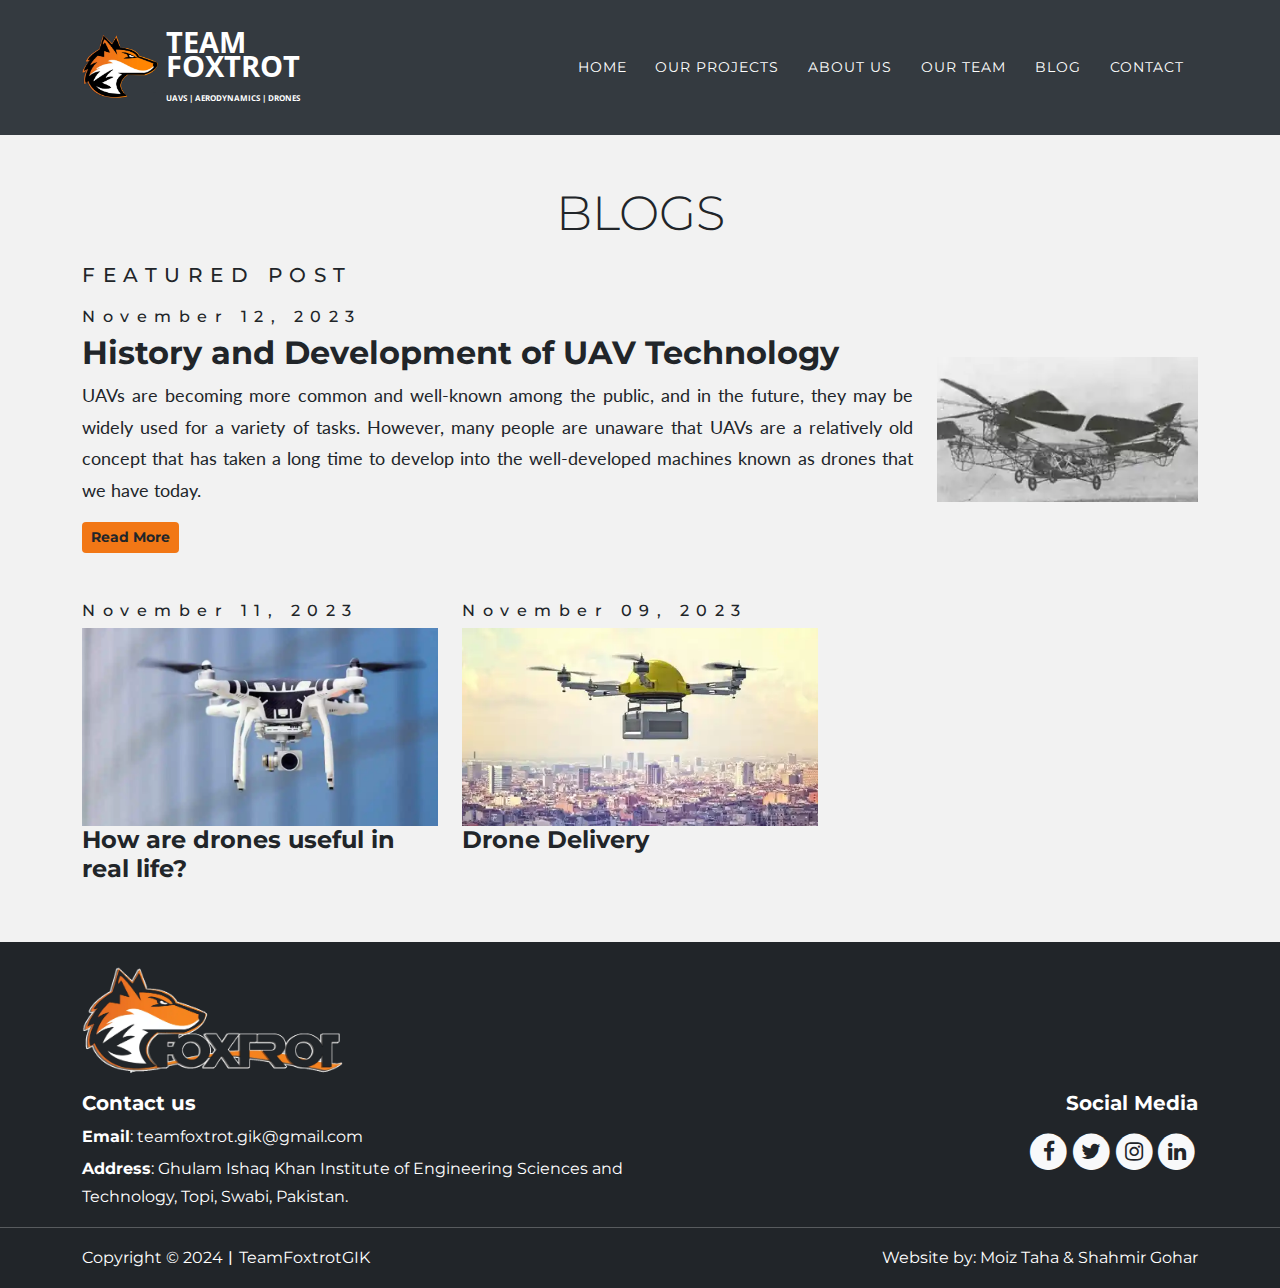
<file: blogs/index.html>
<!DOCTYPE html>
<html data-bs-theme="light" lang="en">

<head>
    <meta charset="utf-8">
    <meta name="viewport" content="width=device-width, initial-scale=1.0, shrink-to-fit=no">
    <title>Blogs - Team Foxtrot</title>
    <link rel="canonical" href="https://teamfoxtrot.pk/blogs/">
    <meta property="og:url" content="https://teamfoxtrot.pk/blogs/">
    <meta property="og:type" content="website">
    <meta name="twitter:card" content="summary">
    <meta name="twitter:description" content="Team Foxtrot, from Ghulam Ishaq Khan Institute of Engineering Sciences and Technology (GIKI), is run by a group of students from different disciplines, all focused on a common goal: to make practical, fully-autonomous aircraft – called UAVs - and compete with the best in the world. It was in 2018 when a group of brilliant, enthusiastic individuals joined hands and decided to design and build UAVs. As a result, our team incepted and has been competing in national and international events ever since.">
    <meta property="og:image" content="https://teamfoxtrot.pk/assets/img/fox.webp">
    <meta name="twitter:title" content="Blogs - Team Foxtrot">
    <meta name="description" content="All about UAVs, explore latest trends and recent innovations around the world.">
    <link rel="icon" type="image/webp" sizes="1999x1716" href="../assets/img/fox.webp">
    <link rel="icon" type="image/webp" sizes="1999x1716" href="../assets/img/fox.webp" media="(prefers-color-scheme: dark)">
    <link rel="icon" type="image/webp" sizes="1999x1716" href="../assets/img/fox.webp">
    <link rel="icon" type="image/webp" sizes="1999x1716" href="../assets/img/fox.webp" media="(prefers-color-scheme: dark)">
    <link rel="icon" type="image/webp" sizes="1999x1716" href="../assets/img/fox.webp">
    <link rel="icon" type="image/webp" sizes="1999x1716" href="../assets/img/fox.webp">
    <link rel="icon" type="image/webp" sizes="1999x1716" href="../assets/img/fox.webp">
    <link rel="stylesheet" href="../assets/bootstrap/css/bootstrap.min.css">
    <link rel="stylesheet" href="https://fonts.googleapis.com/css?family=Montserrat:400,700&amp;display=swap">
    <link rel="stylesheet" href="https://fonts.googleapis.com/css?family=Kaushan+Script&amp;display=swap">
    <link rel="stylesheet" href="https://fonts.googleapis.com/css?family=Lato&amp;display=swap">
    <link rel="stylesheet" href="https://fonts.googleapis.com/css?family=Montserrat&amp;display=swap">
    <link rel="stylesheet" href="https://fonts.googleapis.com/css?family=Open+Sans:400,700&amp;display=swap">
    <link rel="stylesheet" href="../assets/fonts/font-awesome.min.css">
    <link rel="stylesheet" href="../assets/css/Contact-Details-icons.css">
</head>

<body id="page-top" data-bs-spy="scroll" data-bs-target="#mainNav" data-bs-offset="54">
    <nav class="navbar navbar-expand-lg sticky-top navbar-dark" id="mainNav" data-bs-spy="scroll" style="background-color: #343a40;">
        <div class="container">
            <div class="d-inline-flex float-start align-items-center flex-sm-shrink-1 align-items-sm-center flex-md-shrink-1 align-items-md-center flex-lg-shrink-1 align-items-lg-center align-items-xl-center align-items-xxl-center"><img src="../assets/img/fox.webp" height="65"><a class="navbar-brand" href="../" style="font-family: 'Open Sans', sans-serif;padding-left: 8px;color: rgb(255,255,255);font-weight: bold;font-size: 29px;line-height: 24px;letter-spacing: 0px;padding-bottom: 0px;">TEAM<br>FOXTROT<br><span class="d-xxl-flex align-items-xxl-start" id="logodesc-1" style="font-size: 8PX;line-height: 24PX;letter-spacing: 0;font-family: 'Open Sans', sans-serif;font-weight: bold;">UAVS | AERODYNAMICS | DRONES</span></a></div><button data-bs-toggle="collapse" data-bs-target="#navbarResponsive" class="navbar-toggler navbar-toggler-right toggle-btn" type="button" aria-controls="navbarResponsive" aria-expanded="false" aria-label="Toggle navigation"><i class="fa fa-bars"></i></button>
            <div class="collapse navbar-collapse" id="navbarResponsive">
                <ul class="navbar-nav ms-auto text-uppercase">
                    <li class="nav-item"><a class="nav-link" href="../">HOME</a></li>
                    <li class="nav-item"><a class="nav-link" href="../our-projects">our projects</a></li>
                    <li class="nav-item"><a class="nav-link" href="../about-us">About us</a></li>
                    <li class="nav-item"><a class="nav-link" href="../our-team">our TEAM</a></li>
                    <li class="nav-item"><a class="nav-link" href="../blogs">BLOG</a></li>
                    <li class="nav-item"><a class="nav-link" href="../contact-us">Contact</a></li>
                </ul>
            </div>
        </div>
    </nav>
    <section style="background: #f2f2f2;padding: 50px 0px;">
        <div class="container">
            <div class="row">
                <div class="col">
                    <h1 class="display-5 text-center" style="padding-bottom: 12px;">BLOGS</h1>
                </div>
            </div>
        </div>
        <div class="container">
            <div class="row">
                <div class="col">
                    <h5 style="letter-spacing: 7.5px;font-family: Montserrat, sans-serif;font-weight: 500;">FEATURED POST</h5>
                </div>
            </div>
            <div class="row" style="margin-top: 12px;">
                <div class="col">
                    <h6 style="letter-spacing: 7.5px;font-family: Montserrat, sans-serif;font-weight: 500;">November 12, 2023</h6>
                    <h2 style="font-weight: bold;">History and Development of UAV Technology</h2>
                    <p style="font-family: Lato, sans-serif;font-size: 18px;text-align: justify;">UAVs are becoming more common and well-known among the public, and in the future, they may be widely used for a variety of tasks. However, many people are unaware that UAVs are a relatively old concept that has taken a long time to develop into the well-developed machines known as drones that we have today.</p><a class="btn btn-sm toggle-btn" role="button" href="../blogs/History%20and%20Development%20of%20UAV%20Technology.html">Read More</a>
                </div>
                <div class="col-lg-3 align-self-center" style="padding: 12px;"><img class="img-fluid" src="../assets/img/old-quadcopter.webp" width="100%"></div>
            </div>
        </div>
        <div class="container">
            <div class="row" style="margin-top: 48px;">
                <div class="col-md-4">
                    <h6 style="letter-spacing: 7.5px;font-family: Montserrat, sans-serif;font-weight: 500;">November 11, 2023</h6><a class="link-dark" href="../blogs/How%20are%20drones%20useful%20in%20real%20life.html" style="-webkit-text-decoration-color: RGBA(26, 30, 33, var(--bs-link-underline-opacity, 0)) !important;text-decoration-color: RGBA(26, 30, 33, var(--bs-link-underline-opacity, 0)) !important;"><img class="img-fluid" src="../assets/img/drone.webp">
                        <h4 style="font-weight: bold;">How are drones useful in real life?</h4>
                    </a>
                </div>
                <div class="col-md-4">
                    <h6 style="letter-spacing: 7.5px;font-family: Montserrat, sans-serif;font-weight: 500;">November 09, 2023</h6><a class="link-dark" href="../blogs/Drone%20Delivery.html" style="-webkit-text-decoration-color: RGBA(26, 30, 33, var(--bs-link-underline-opacity, 0)) !important;text-decoration-color: RGBA(26, 30, 33, var(--bs-link-underline-opacity, 0)) !important;"><img class="img-fluid" src="../assets/img/drone-delivery.webp">
                        <h4 style="font-weight: bold;">Drone Delivery</h4>
                    </a>
                </div>
                <div class="col-md-4"></div>
            </div>
        </div>
    </section>
    <footer class="text-bg-dark pt-4 pb-0">
        <div class="container">
            <div class="row">
                <div class="col-sm-9 col-md-5 col-lg-3 col-xl-3 col-xxl-3"><img class="img-fluid" src="../assets/img/foxtrot%20logo.webp"></div>
            </div>
        </div>
        <div class="container">
            <div class="row pt-3">
                <div class="col-md-6 text-center text-sm-center text-md-start text-lg-start text-xl-start text-xxl-start">
                    <h5>Contact us</h5>
                    <p class="fs-6 mb-1"><strong>Email</strong>:&nbsp;<a class="link" href="mailto:teamfoxtrot.gik@gmail.com"><span style="color: rgb(255, 255, 255);">teamfoxtrot.gik@gmail.com</span></a></p>
                    <p class="mb-0"><strong><span style="color: rgba(var(--bs-light-rgb), var(--bs-text-opacity));">Address</span></strong><span style="color: rgba(var(--bs-light-rgb), var(--bs-text-opacity));">: Ghulam Ishaq Khan Institute of Engineering Sciences and Technology, Topi, Swabi, Pakistan.</span></p>
                </div>
                <div class="col-md-6 text-center text-sm-center text-md-end text-lg-end text-xl-end text-xxl-end">
                    <h5 class="text-center text-sm-center text-md-end">Social Media</h5>
                    <div class="mt-3"><a href="https://www.facebook.com/TeamFoxtrotGIK/" target="_blank"><span class="fa-stack fa-lg"><i class="fa fa-circle text-light fa-stack-2x"></i><i class="fa fa-facebook text-dark fa-stack-1x fa-inverse"></i></span></a><a href="https://twitter.com/TeamFoxtrot2" target="_blank"><span class="fa-stack fa-lg"><i class="fa fa-circle text-light fa-stack-2x social"></i><i class="fa fa-twitter text-dark fa-stack-1x fa-inverse"></i></span></a><a href="https://instagram.com/teamfoxtrot.uav.giki" target="_blank"><span class="fa-stack fa-lg"><i class="fa fa-circle text-light fa-stack-2x"></i><i class="fa fa-instagram text-dark fa-stack-1x fa-inverse"></i></span></a><a href="https://pk.linkedin.com/company/team-foxtrot" target="_blank"><span class="fa-stack fa-lg"><i class="fa fa-circle text-light fa-stack-2x"></i><i class="fa fa-linkedin text-dark fa-stack-1x fa-inverse"></i></span></a></div>
                </div>
            </div>
        </div>
        <hr>
        <div class="container">
            <div class="row row-cols-1 row-cols-sm-1 row-cols-md-2 row-cols-lg-2 row-cols-xl-2 row-cols-xxl-2">
                <div class="col">
                    <p class="text-center text-sm-center text-md-start text-lg-start text-xl-start text-xxl-start">Copyright&nbsp;© 2024<strong>︱</strong>TeamFoxtrotGIK</p>
                </div>
                <div class="col fs-6 text-center text-md-end">
                    <p>Website by:&nbsp;<a class="link" href="https://www.linkedin.com/in/moiz-taha/" target="_blank"><span style="color: rgb(255, 255, 255);">Moiz Taha</span></a>&nbsp;&amp; Shahmir Gohar</p>
                </div>
            </div>
        </div>
    </footer>
    <script src="../assets/js/jquery.min.js"></script>
    <script src="../assets/bootstrap/js/bootstrap.min.js"></script>
    <script src="../assets/js/foxie.js"></script>
</body>

</html>
</file>
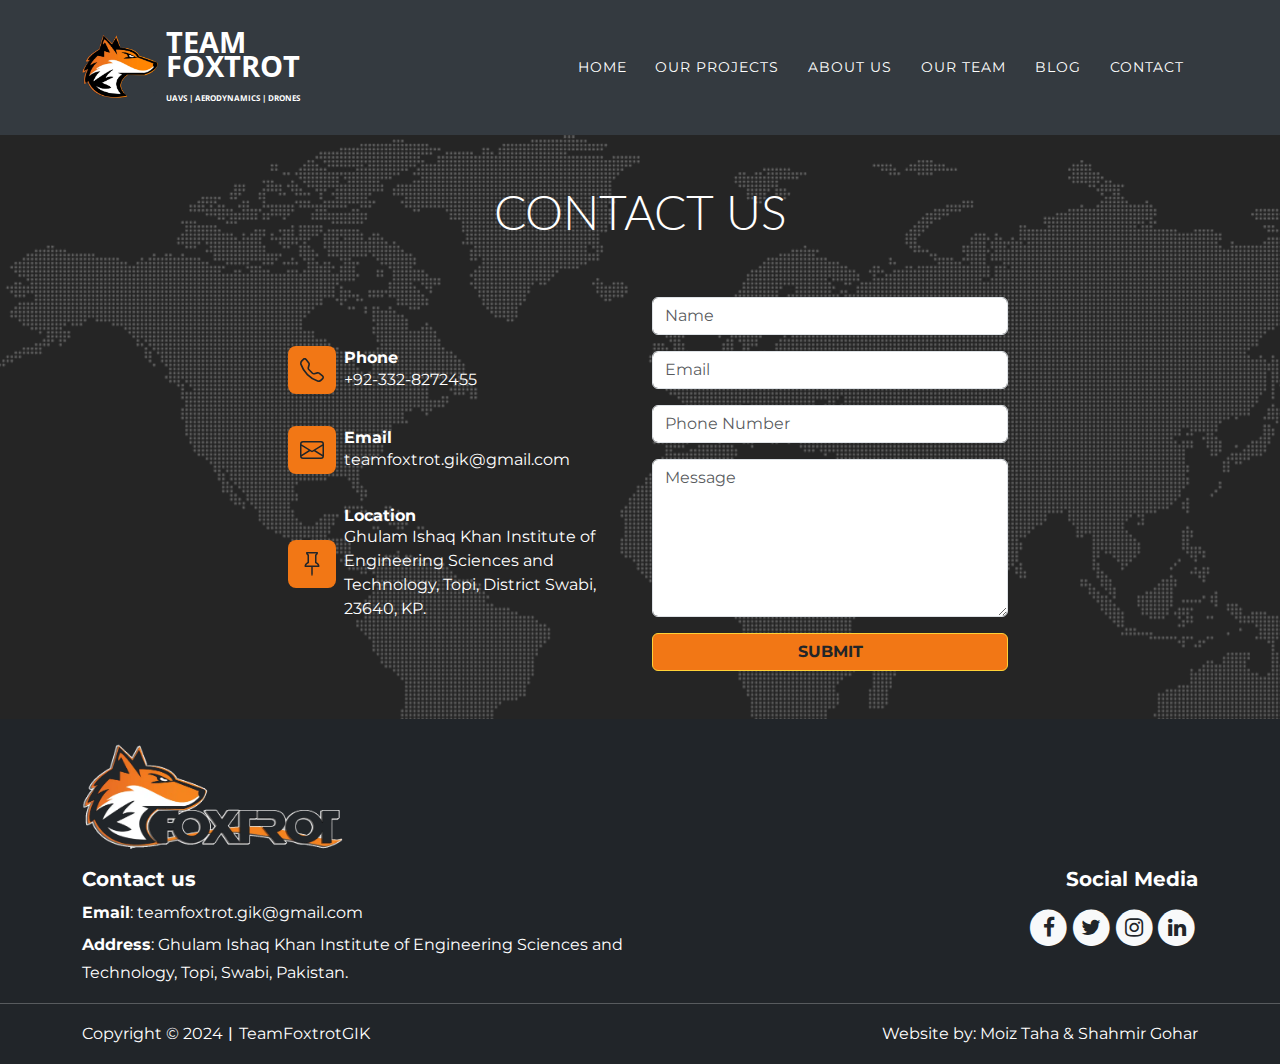
<file: contact-us/index.html>
<!DOCTYPE html>
<html data-bs-theme="light" lang="en">

<head>
    <meta charset="utf-8">
    <meta name="viewport" content="width=device-width, initial-scale=1.0, shrink-to-fit=no">
    <title>Contact Us - Team Foxtrot</title>
    <link rel="canonical" href="https://teamfoxtrot.pk/contact-us/">
    <meta property="og:url" content="https://teamfoxtrot.pk/contact-us/">
    <meta property="og:type" content="website">
    <meta name="twitter:card" content="summary">
    <meta name="twitter:description" content="Team Foxtrot, from Ghulam Ishaq Khan Institute of Engineering Sciences and Technology (GIKI), is run by a group of students from different disciplines, all focused on a common goal: to make practical, fully-autonomous aircraft – called UAVs - and compete with the best in the world. It was in 2018 when a group of brilliant, enthusiastic individuals joined hands and decided to design and build UAVs. As a result, our team incepted and has been competing in national and international events ever since.">
    <meta property="og:image" content="https://teamfoxtrot.pk/assets/img/fox.webp">
    <meta name="twitter:title" content="Contact Us - Team Foxtrot">
    <meta name="description" content="Contact Us
Tel: +92-332-8272455
Email: teamfoxtrot.gik@gmail.com
Address: GIKI, Tarbela Road, Topi, Swabi, KPK, Pakistan 23640">
    <link rel="icon" type="image/webp" sizes="1999x1716" href="../assets/img/fox.webp">
    <link rel="icon" type="image/webp" sizes="1999x1716" href="../assets/img/fox.webp" media="(prefers-color-scheme: dark)">
    <link rel="icon" type="image/webp" sizes="1999x1716" href="../assets/img/fox.webp">
    <link rel="icon" type="image/webp" sizes="1999x1716" href="../assets/img/fox.webp" media="(prefers-color-scheme: dark)">
    <link rel="icon" type="image/webp" sizes="1999x1716" href="../assets/img/fox.webp">
    <link rel="icon" type="image/webp" sizes="1999x1716" href="../assets/img/fox.webp">
    <link rel="icon" type="image/webp" sizes="1999x1716" href="../assets/img/fox.webp">
    <link rel="stylesheet" href="../assets/bootstrap/css/bootstrap.min.css">
    <link rel="stylesheet" href="https://fonts.googleapis.com/css?family=Montserrat:400,700&amp;display=swap">
    <link rel="stylesheet" href="https://fonts.googleapis.com/css?family=Kaushan+Script&amp;display=swap">
    <link rel="stylesheet" href="https://fonts.googleapis.com/css?family=Lato&amp;display=swap">
    <link rel="stylesheet" href="https://fonts.googleapis.com/css?family=Montserrat&amp;display=swap">
    <link rel="stylesheet" href="https://fonts.googleapis.com/css?family=Open+Sans:400,700&amp;display=swap">
    <link rel="stylesheet" href="../assets/fonts/font-awesome.min.css">
    <link rel="stylesheet" href="../assets/css/Contact-Details-icons.css">
</head>

<body id="page-top" data-bs-spy="scroll" data-bs-target="#mainNav" data-bs-offset="54">
    <nav class="navbar navbar-expand-lg sticky-top navbar-dark" id="mainNav" data-bs-spy="scroll" style="background-color: #343a40;">
        <div class="container">
            <div class="d-inline-flex float-start align-items-center flex-sm-shrink-1 align-items-sm-center flex-md-shrink-1 align-items-md-center flex-lg-shrink-1 align-items-lg-center align-items-xl-center align-items-xxl-center"><img src="../assets/img/fox.webp" height="65"><a class="navbar-brand" href="../" style="font-family: 'Open Sans', sans-serif;padding-left: 8px;color: rgb(255,255,255);font-weight: bold;font-size: 29px;line-height: 24px;letter-spacing: 0px;padding-bottom: 0px;">TEAM<br>FOXTROT<br><span class="d-xxl-flex align-items-xxl-start" id="logodesc-1" style="font-size: 8PX;line-height: 24PX;letter-spacing: 0;font-family: 'Open Sans', sans-serif;font-weight: bold;">UAVS | AERODYNAMICS | DRONES</span></a></div><button data-bs-toggle="collapse" data-bs-target="#navbarResponsive" class="navbar-toggler navbar-toggler-right toggle-btn" type="button" aria-controls="navbarResponsive" aria-expanded="false" aria-label="Toggle navigation"><i class="fa fa-bars"></i></button>
            <div class="collapse navbar-collapse" id="navbarResponsive">
                <ul class="navbar-nav ms-auto text-uppercase">
                    <li class="nav-item"><a class="nav-link" href="../">HOME</a></li>
                    <li class="nav-item"><a class="nav-link" href="../our-projects">our projects</a></li>
                    <li class="nav-item"><a class="nav-link" href="../about-us">About us</a></li>
                    <li class="nav-item"><a class="nav-link" href="../our-team">our TEAM</a></li>
                    <li class="nav-item"><a class="nav-link" href="../blogs">BLOG</a></li>
                    <li class="nav-item"><a class="nav-link" href="../contact-us">Contact</a></li>
                </ul>
            </div>
        </div>
    </nav>
    <section class="py-4 py-xl-5" style="background: url(&quot;../assets/img/map-image.webp&quot;), rgb(37,37,37);padding: 50px;">
        <div class="container">
            <div class="row mb-5">
                <div class="col-md-8 col-xl-6 text-center text-white mx-auto">
                    <h1 class="display-5" style="font-family: Lato, sans-serif;">CONTACT US</h1>
                </div>
            </div>
            <div class="row d-flex justify-content-center">
                <div class="col-md-6 col-lg-4 col-xl-4">
                    <div class="text-white d-flex flex-column justify-content-center align-items-start h-100">
                        <div class="d-flex align-items-center p-3">
                            <div class="bs-icon-md bs-icon-rounded bs-icon-primary d-flex flex-shrink-0 justify-content-center align-items-center d-inline-block bs-icon toggle-btn"><svg xmlns="http://www.w3.org/2000/svg" width="1em" height="1em" fill="currentColor" viewBox="0 0 16 16" class="bi bi-telephone text-dark">
                                    <path d="M3.654 1.328a.678.678 0 0 0-1.015-.063L1.605 2.3c-.483.484-.661 1.169-.45 1.77a17.568 17.568 0 0 0 4.168 6.608 17.569 17.569 0 0 0 6.608 4.168c.601.211 1.286.033 1.77-.45l1.034-1.034a.678.678 0 0 0-.063-1.015l-2.307-1.794a.678.678 0 0 0-.58-.122l-2.19.547a1.745 1.745 0 0 1-1.657-.459L5.482 8.062a1.745 1.745 0 0 1-.46-1.657l.548-2.19a.678.678 0 0 0-.122-.58L3.654 1.328zM1.884.511a1.745 1.745 0 0 1 2.612.163L6.29 2.98c.329.423.445.974.315 1.494l-.547 2.19a.678.678 0 0 0 .178.643l2.457 2.457a.678.678 0 0 0 .644.178l2.189-.547a1.745 1.745 0 0 1 1.494.315l2.306 1.794c.829.645.905 1.87.163 2.611l-1.034 1.034c-.74.74-1.846 1.065-2.877.702a18.634 18.634 0 0 1-7.01-4.42 18.634 18.634 0 0 1-4.42-7.009c-.362-1.03-.037-2.137.703-2.877L1.885.511z"></path>
                                </svg></div>
                            <div class="px-2">
                                <h6 class="mb-0">Phone</h6><a class="link" href="tel:+923328272455" style="text-decoration: rgba(255,255,255,0.5);"><span style="color: rgb(255, 255, 255);">+92-332-8272455</span></a>
                            </div>
                        </div>
                        <div class="d-flex align-items-center p-3">
                            <div class="bs-icon-md bs-icon-rounded bs-icon-primary d-flex flex-shrink-0 justify-content-center align-items-center d-inline-block bs-icon toggle-btn"><svg xmlns="http://www.w3.org/2000/svg" width="1em" height="1em" fill="currentColor" viewBox="0 0 16 16" class="bi bi-envelope text-dark">
                                    <path d="M0 4a2 2 0 0 1 2-2h12a2 2 0 0 1 2 2v8a2 2 0 0 1-2 2H2a2 2 0 0 1-2-2zm2-1a1 1 0 0 0-1 1v.217l7 4.2 7-4.2V4a1 1 0 0 0-1-1zm13 2.383-4.708 2.825L15 11.105zm-.034 6.876-5.64-3.471L8 9.583l-1.326-.795-5.64 3.47A1 1 0 0 0 2 13h12a1 1 0 0 0 .966-.741M1 11.105l4.708-2.897L1 5.383z"></path>
                                </svg></div>
                            <div class="px-2">
                                <h6 class="mb-0">Email</h6><a class="link" href="mailto: teamfoxtrot.gik@gmail.com " style="text-decoration: rgba(255,255,255,0.5);"><span style="color: rgb(255, 255, 255);"> teamfoxtrot.gik@gmail.com </span></a>
                            </div>
                        </div>
                        <div class="d-flex align-items-center p-3">
                            <div class="bs-icon-md bs-icon-rounded bs-icon-primary d-flex flex-shrink-0 justify-content-center align-items-center d-inline-block bs-icon toggle-btn"><svg xmlns="http://www.w3.org/2000/svg" width="1em" height="1em" fill="currentColor" viewBox="0 0 16 16" class="bi bi-pin text-dark">
                                    <path d="M4.146.146A.5.5 0 0 1 4.5 0h7a.5.5 0 0 1 .5.5c0 .68-.342 1.174-.646 1.479-.126.125-.25.224-.354.298v4.431l.078.048c.203.127.476.314.751.555C12.36 7.775 13 8.527 13 9.5a.5.5 0 0 1-.5.5h-4v4.5c0 .276-.224 1.5-.5 1.5s-.5-1.224-.5-1.5V10h-4a.5.5 0 0 1-.5-.5c0-.973.64-1.725 1.17-2.189A5.921 5.921 0 0 1 5 6.708V2.277a2.77 2.77 0 0 1-.354-.298C4.342 1.674 4 1.179 4 .5a.5.5 0 0 1 .146-.354zm1.58 1.408-.002-.001.002.001m-.002-.001.002.001A.5.5 0 0 1 6 2v5a.5.5 0 0 1-.276.447h-.002l-.012.007-.054.03a4.922 4.922 0 0 0-.827.58c-.318.278-.585.596-.725.936h7.792c-.14-.34-.407-.658-.725-.936a4.915 4.915 0 0 0-.881-.61l-.012-.006h-.002A.5.5 0 0 1 10 7V2a.5.5 0 0 1 .295-.458 1.775 1.775 0 0 0 .351-.271c.08-.08.155-.17.214-.271H5.14c.06.1.133.191.214.271a1.78 1.78 0 0 0 .37.282"></path>
                                </svg></div>
                            <div class="px-2">
                                <h6 class="mb-0">Location</h6><a class="link" href="https://goo.gl/maps/DqgM9mDz6dCDjPrN9" style="text-decoration: rgba(255,255,255,0.5);" target="_blank"><span style="color: rgb(255, 255, 255);">Ghulam Ishaq Khan Institute of Engineering Sciences and Technology, Topi, District Swabi, 23640, KP.</span></a>
                            </div>
                        </div>
                    </div>
                </div>
                <div class="col-md-6 col-lg-5 col-xl-4">
                    <div>
                        <form action="https://formspree.io/f/mpwpygre" method="POST">
                            <div class="mb-3"><input class="form-control" type="text" id="name-1" name="name" placeholder="Name" required=""></div>
                            <div class="mb-3"><input class="form-control" type="email" id="email-1" name="email" placeholder="Email" required=""></div>
                            <div class="mb-3"><input class="form-control" type="tel" id="phone-1" name="phone" placeholder="Phone Number" required=""></div>
                            <div class="mb-3"><textarea class="form-control" id="message-1" name="message" rows="6" placeholder="Message" required=""></textarea></div>
                            <div><button class="btn btn-primary link-dark text-bg-warning d-block w-100 toggle-btn" type="submit">SUBMIT</button></div>
                        </form>
                    </div>
                </div>
            </div>
        </div>
    </section>
    <footer class="text-bg-dark pt-4 pb-0">
        <div class="container">
            <div class="row">
                <div class="col-sm-9 col-md-5 col-lg-3 col-xl-3 col-xxl-3"><img class="img-fluid" src="../assets/img/foxtrot%20logo.webp"></div>
            </div>
        </div>
        <div class="container">
            <div class="row pt-3">
                <div class="col-md-6 text-center text-sm-center text-md-start text-lg-start text-xl-start text-xxl-start">
                    <h5>Contact us</h5>
                    <p class="fs-6 mb-1"><strong>Email</strong>:&nbsp;<a class="link" href="mailto:teamfoxtrot.gik@gmail.com"><span style="color: rgb(255, 255, 255);">teamfoxtrot.gik@gmail.com</span></a></p>
                    <p class="mb-0"><strong><span style="color: rgba(var(--bs-light-rgb), var(--bs-text-opacity));">Address</span></strong><span style="color: rgba(var(--bs-light-rgb), var(--bs-text-opacity));">: Ghulam Ishaq Khan Institute of Engineering Sciences and Technology, Topi, Swabi, Pakistan.</span></p>
                </div>
                <div class="col-md-6 text-center text-sm-center text-md-end text-lg-end text-xl-end text-xxl-end">
                    <h5 class="text-center text-sm-center text-md-end">Social Media</h5>
                    <div class="mt-3"><a href="https://www.facebook.com/TeamFoxtrotGIK/" target="_blank"><span class="fa-stack fa-lg"><i class="fa fa-circle text-light fa-stack-2x"></i><i class="fa fa-facebook text-dark fa-stack-1x fa-inverse"></i></span></a><a href="https://twitter.com/TeamFoxtrot2" target="_blank"><span class="fa-stack fa-lg"><i class="fa fa-circle text-light fa-stack-2x social"></i><i class="fa fa-twitter text-dark fa-stack-1x fa-inverse"></i></span></a><a href="https://instagram.com/teamfoxtrot.uav.giki" target="_blank"><span class="fa-stack fa-lg"><i class="fa fa-circle text-light fa-stack-2x"></i><i class="fa fa-instagram text-dark fa-stack-1x fa-inverse"></i></span></a><a href="https://pk.linkedin.com/company/team-foxtrot" target="_blank"><span class="fa-stack fa-lg"><i class="fa fa-circle text-light fa-stack-2x"></i><i class="fa fa-linkedin text-dark fa-stack-1x fa-inverse"></i></span></a></div>
                </div>
            </div>
        </div>
        <hr>
        <div class="container">
            <div class="row row-cols-1 row-cols-sm-1 row-cols-md-2 row-cols-lg-2 row-cols-xl-2 row-cols-xxl-2">
                <div class="col">
                    <p class="text-center text-sm-center text-md-start text-lg-start text-xl-start text-xxl-start">Copyright&nbsp;© 2024<strong>︱</strong>TeamFoxtrotGIK</p>
                </div>
                <div class="col fs-6 text-center text-md-end">
                    <p>Website by:&nbsp;<a class="link" href="https://www.linkedin.com/in/moiz-taha/" target="_blank"><span style="color: rgb(255, 255, 255);">Moiz Taha</span></a>&nbsp;&amp; Shahmir Gohar</p>
                </div>
            </div>
        </div>
    </footer>
    <script src="../assets/js/jquery.min.js"></script>
    <script src="../assets/bootstrap/js/bootstrap.min.js"></script>
    <script src="../assets/js/smart-forms.min.js"></script>
    <script src="../assets/js/foxie.js"></script>
</body>

</html>
</file>
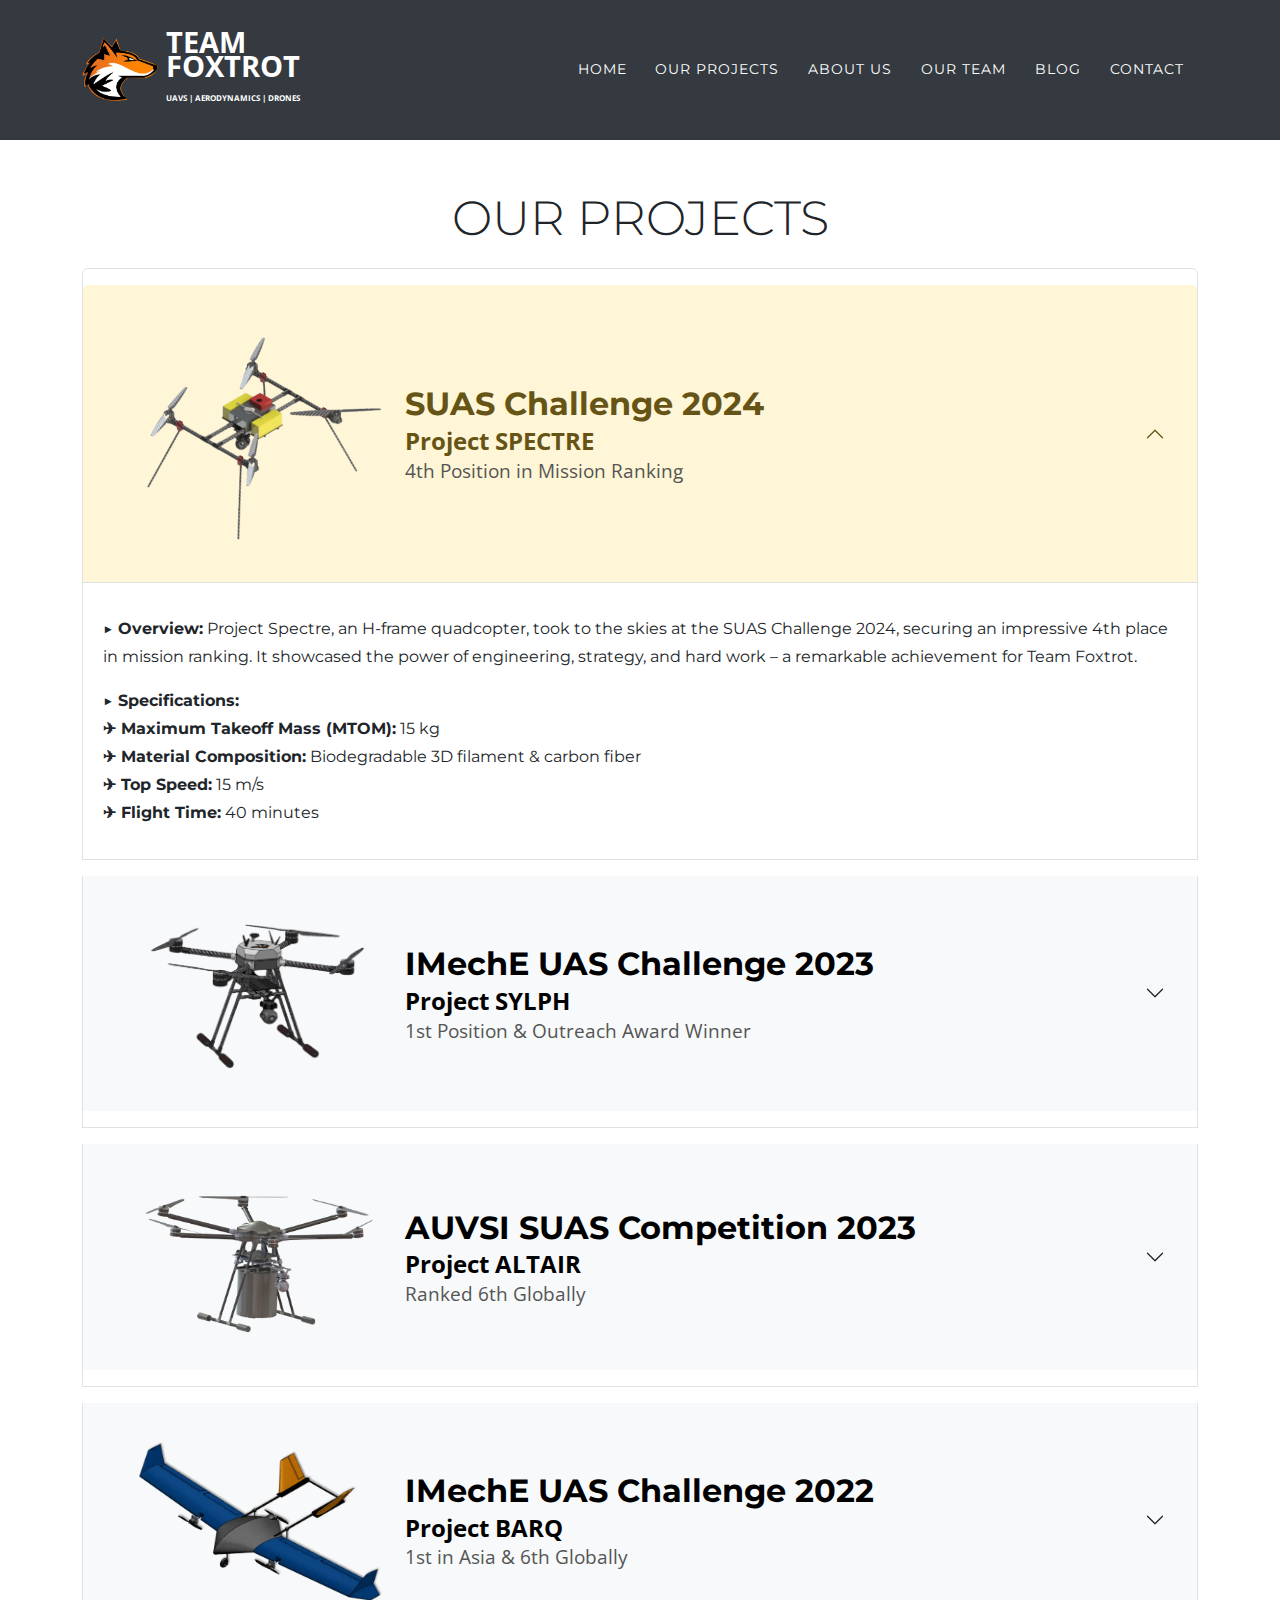
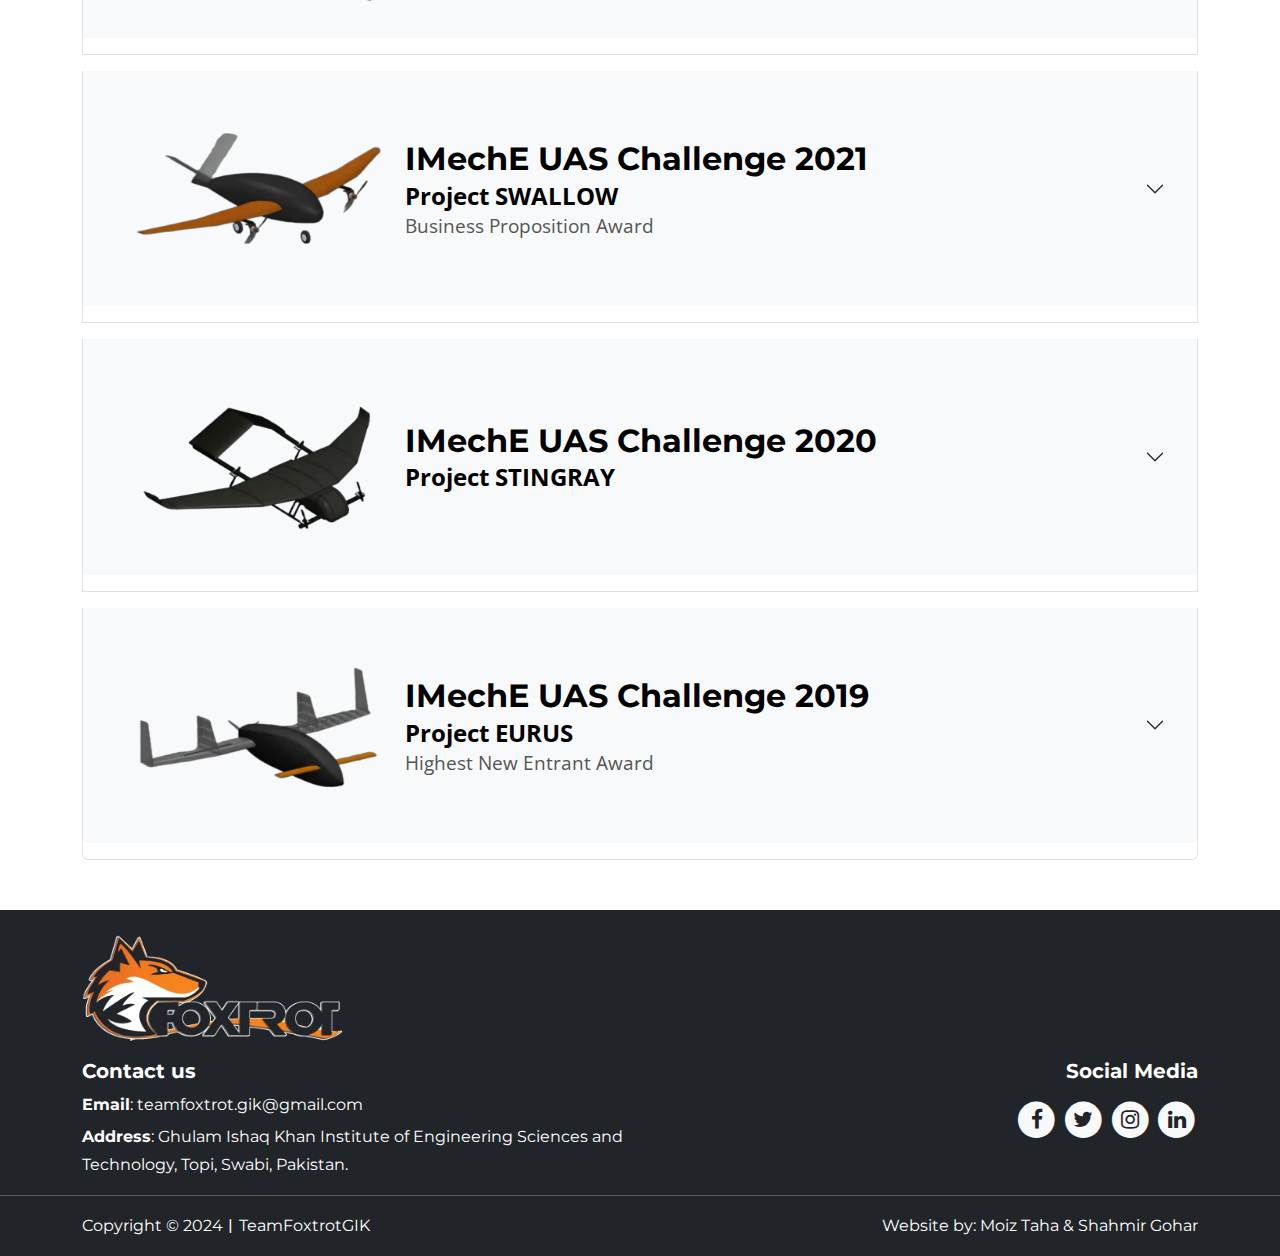
<file: our-projects/index.html>
<!DOCTYPE html>
<html data-bs-theme="light" lang="en">

<head>
  <meta charset="utf-8">
  <meta name="viewport" content="width=device-width, initial-scale=1.0, shrink-to-fit=no">
  <title>Our Projects - Team Foxtrot</title>
  <link rel="canonical" href="https://teamfoxtrot.pk/our-projects/">
  <meta property="og:url" content="https://teamfoxtrot.pk/our-projects/">
  <meta property="og:type" content="website">
  <meta name="twitter:title" content="Team Foxtrot - GIKI">
  <meta name="twitter:card" content="summary">
  <meta name="twitter:description" content="Team Foxtrot, from Ghulam Ishaq Khan Institute of Engineering Sciences and Technology (GIKI), is run by a group of students from different disciplines, all focused on a common goal: to make practical, fully-autonomous aircraft – called UAVs - and compete with the best in the world. It was in 2018 when a group of brilliant, enthusiastic individuals joined hands and decided to design and build UAVs. As a result, our team incepted and has been competing in national and international events ever since.">
  <meta property="og:image" content="https://teamfoxtrot.pk/assets/img/fox.webp">
  <meta name="description" content="Project SYLPH, Project ALTAIR, Project BARQ, Project SWALLOW, Project STINGRAY, Project EURUS.">
  <link rel="icon" type="image/webp" sizes="1999x1716" href="../assets/img/fox.webp">
  <link rel="icon" type="image/webp" sizes="1999x1716" href="../assets/img/fox.webp" media="(prefers-color-scheme: dark)">
  <link rel="icon" type="image/webp" sizes="1999x1716" href="../assets/img/fox.webp">
  <link rel="icon" type="image/webp" sizes="1999x1716" href="../assets/img/fox.webp" media="(prefers-color-scheme: dark)">
  <link rel="icon" type="image/webp" sizes="1999x1716" href="../assets/img/fox.webp">
  <link rel="icon" type="image/webp" sizes="1999x1716" href="../assets/img/fox.webp">
  <link rel="icon" type="image/webp" sizes="1999x1716" href="../assets/img/fox.webp">
  <link rel="stylesheet" href="../assets/bootstrap/css/bootstrap.min.css">
  <link rel="stylesheet" href="https://fonts.googleapis.com/css?family=Montserrat:400,700&amp;display=swap">
  <link rel="stylesheet" href="https://fonts.googleapis.com/css?family=Kaushan+Script&amp;display=swap">
  <link rel="stylesheet" href="https://fonts.googleapis.com/css?family=Lato&amp;display=swap">
  <link rel="stylesheet" href="https://fonts.googleapis.com/css?family=Montserrat&amp;display=swap">
  <link rel="stylesheet" href="https://fonts.googleapis.com/css?family=Open+Sans:400,700&amp;display=swap">
  <link rel="stylesheet" href="../assets/fonts/font-awesome.min.css">
  <link rel="stylesheet" href="../assets/css/Contact-Details-icons.css">
  <style>
    /* Custom responsive styles */
    .project-btn {
      width: 100%;
      padding: 1rem 1.5rem;
      margin: 1rem 0;
      background: var(--bs-gray-100);
      color: #000;
      border: none;
      display: flex;
      align-items: center;
      justify-content: center;
      flex-wrap: wrap;
    }
    
    .project-img {
      width: 250px;
      height: auto;
      margin-left: 20px;
      margin-right: 20px;
    }
    
    .project-header {
      display: flex;
      flex-direction: column;
      text-align: left;
      line-height: 1.2;
    }

    .project-main-title {
      font-size: 2rem;
      font-weight: bold;
      font-family: 'Montserrat', sans-serif;
    }
    
    .project-subtitle {
      font-size: 1.5rem;
      font-weight: bold;
      font-family: 'Open Sans', sans-serif;
      margin-top: 0.2rem;
    }
    
    .project-award {
      font-size: 1.2rem;
      font-family: 'Open Sans', sans-serif;
      margin-top: 0.2rem;
      color: #555;
    }
    
    @media (min-width: 768px) {
      .project-btn {
        padding: 1.5rem 2rem;
      }
      
      .project-title {
        font-size: 1.75rem;
      }
    }
    
    /* Ensure accordion collapse takes full width */
    .accordion-collapse {
      width: 100%;
    }
  </style>
</head>

<body id="page-top" data-bs-spy="scroll" data-bs-target="#mainNav" data-bs-offset="54">
  <nav class="navbar navbar-expand-lg sticky-top navbar-dark" id="mainNav" data-bs-spy="scroll" style="background-color: #343a40;">
    <div class="container">
      <div class="d-inline-flex float-start align-items-center flex-sm-shrink-1 align-items-sm-center flex-md-shrink-1 align-items-md-center flex-lg-shrink-1 align-items-lg-center align-items-xl-center align-items-xxl-center">
        <img src="../assets/img/fox.webp" height="65" alt="Team Foxtrot Logo">
        <a class="navbar-brand" href="../" style="font-family: 'Open Sans', sans-serif; padding-left: 8px; color: #fff; font-weight: bold; font-size: 29px; line-height: 24px; letter-spacing: 0;">
          TEAM<br>FOXTROT<br>
          <span class="d-xxl-flex align-items-xxl-start" id="logodesc-1" style="font-size: 8px; line-height: 24px; letter-spacing: 0; font-family: 'Open Sans', sans-serif; font-weight: bold;">UAVS | AERODYNAMICS | DRONES</span>
        </a>
      </div>
      <button data-bs-toggle="collapse" data-bs-target="#navbarResponsive" class="navbar-toggler navbar-toggler-right toggle-btn" type="button" aria-controls="navbarResponsive" aria-expanded="false" aria-label="Toggle navigation">
        <i class="fa fa-bars"></i>
      </button>
      <div class="collapse navbar-collapse" id="navbarResponsive">
        <ul class="navbar-nav ms-auto text-uppercase">
          <li class="nav-item"><a class="nav-link" href="../">HOME</a></li>
          <li class="nav-item"><a class="nav-link" href="../our-projects">our projects</a></li>
          <li class="nav-item"><a class="nav-link" href="../about-us">About us</a></li>
          <li class="nav-item"><a class="nav-link" href="../our-team">our TEAM</a></li>
          <li class="nav-item"><a class="nav-link" href="../blogs">BLOG</a></li>
          <li class="nav-item"><a class="nav-link" href="../contact-us">Contact</a></li>
        </ul>
      </div>
    </div>
  </nav>
  <section style="background: var(--bs-white); padding: 50px 0;">
    <div class="container">
      <div class="row">
        <div class="col-md-12">
          <h1 class="display-5 text-center" style="padding-bottom: 12px;">OUR PROJECTS</h1>
          <div class="accordion" role="tablist" id="accordion-1">
            <div class="accordion-item">
              <h2 class="accordion-header" role="tab">
                <button class="accordion-button project-btn" type="button" data-bs-toggle="collapse" data-bs-target="#accordion-1 .item-1" aria-expanded="false" aria-controls="accordion-1 .item-1">
                  <img src="../assets/img/Spectre%20-%20SUAS2024.webp" class="img-fluid project-img" alt="Project Spectre">
                  <div class="project-header">
                    <div class="project-main-title">SUAS Challenge 2024</div>
                    <div class="project-subtitle">Project SPECTRE</div>
                    <div class="project-award">4th Position in Mission Ranking</div>
                </button>
              </h2>
              <div class="accordion-collapse collapse show item-1" role="tabpanel" data-bs-parent="#accordion-1">
                <div class="accordion-body">
                  <p>
                    <strong>▶ Overview:</strong> Project Spectre, an H-frame quadcopter, took to the skies at the SUAS Challenge 2024, securing an impressive 4th place in mission ranking. It showcased the power of engineering, strategy, and hard work – a remarkable achievement for Team Foxtrot.
                  </p>
                  <p class="mt-3">
                    <strong>▶ Specifications:</strong><br>
                    <strong>✈ Maximum Takeoff Mass (MTOM):</strong> 15 kg<br>
                    <strong>✈ Material Composition:</strong> Biodegradable 3D filament &amp; carbon fiber<br>
                    <strong>✈ Top Speed:</strong> 15 m/s<br>
                    <strong>✈ Flight Time:</strong> 40 minutes
                  </p>
                </div>
              </div>
            </div>
            <div class="accordion-item">
              <h2 class="accordion-header" role="tab">
                <button class="accordion-button project-btn collapsed" type="button" data-bs-toggle="collapse" data-bs-target="#accordion-1 .item-2" aria-expanded="false" aria-controls="accordion-1 .item-2">
                  <img src="../assets/img/project-sylph.png" class="img-fluid project-img" alt="Project Sylph">
                  <div class="project-header">
                    <div class="project-main-title">IMechE UAS Challenge 2023</div>
                    <div class="project-subtitle">Project SYLPH</div>
                    <div class="project-award">1st Position &amp; Outreach Award Winner</div>
                  </div>
                </button>
              </h2>
              <div class="accordion-collapse collapse item-2" role="tabpanel" data-bs-parent="#accordion-1">
                <div class="accordion-body">
                  <p>
                    <strong>▶ Overview:</strong> Project Sylph is a cutting-edge quadcopter designed for versatility and efficiency, featuring a lightweight yet durable construction.
                  </p>
                  <p class="mt-3">
                    <strong>▶ Specifications:</strong><br>
                    <strong>✈ Maximum Takeoff Mass (MTOM):</strong> 10 kg<br>
                    <strong>✈ Material Composition:</strong> Biodegradable 3D filament &amp; carbon fiber<br>
                    <strong>✈ Payload Capacity:</strong> 2.5 kg<br>
                    <strong>✈ Flight Time:</strong> ~20 minutes (full payload)<br>
                    <strong>✈ Design Innovation:</strong> Umbrella folding mechanism for compact transport<br>
                    <strong>✈ Power Management:</strong> Energy recovery system from unpowered motors
                  </p>
                </div>
              </div>
            </div>
            <div class="accordion-item">
              <h2 class="accordion-header" role="tab">
                <button class="accordion-button project-btn collapsed" type="button" data-bs-toggle="collapse" data-bs-target="#accordion-1 .item-3" aria-expanded="false" aria-controls="accordion-1 .item-3">
                  <img src="../assets/img/altair.webp" class="img-fluid project-img" alt="Project Altair">
                  <div class="project-header">
                    <div class="project-main-title">AUVSI SUAS Competition 2023</div>
                    <div class="project-subtitle">Project ALTAIR</div>
                    <div class="project-award">Ranked 6th Globally</div>
                  </div>
                </button>
              </h2>
              <div class="accordion-collapse collapse item-3" role="tabpanel" data-bs-parent="#accordion-1">
                <div class="accordion-body">
                  <p>
                    <strong>▶ Overview:</strong> Project Altair, a robust hexacopter, set new benchmarks in aerial operations with its advanced avionics and payload management.
                  </p>
                  <p class="mt-3">
                    <strong>▶ Specifications:</strong><br>
                    <strong>✈ Maximum Takeoff Mass (MTOM):</strong> 18 kg<br>
                    <strong>✈ Payload Capacity:</strong> Over 5 kg<br>
                    <strong>✈ Flight Time:</strong> 40+ minutes<br>
                    <strong>✈ Design Innovation:</strong> Umbrella folding for transport efficiency<br>
                    <strong>✈ Power Management:</strong> Energy recovery system from unpowered motors<br>
                    <strong>✈ Navigation &amp; Safety:</strong> 6x LiDAR sensors, gimbal-stabilized object detection, and speed retardation for impact reduction
                  </p>
                </div>
              </div>
            </div>
            <div class="accordion-item">
              <h2 class="accordion-header" role="tab">
                <button class="accordion-button project-btn collapsed" type="button" data-bs-toggle="collapse" data-bs-target="#accordion-1 .item-4" aria-expanded="false" aria-controls="accordion-1 .item-4">
                  <img src="../assets/img/project-barq.webp" class="img-fluid project-img" alt="Project BARQ">
                  <div class="project-header">
                    <div class="project-main-title">IMechE UAS Challenge 2022</div>
                    <div class="project-subtitle">Project BARQ</div>
                    <div class="project-award">1st in Asia &amp; 6th Globally</div>
                  </div>
                </button>
              </h2>
              <div class="accordion-collapse collapse item-4" role="tabpanel" data-bs-parent="#accordion-1">
                <div class="accordion-body">
                  <p>
                    <strong>▶ Overview:</strong> A tri-motor fixed-wing UAV engineered for precision landing and high maneuverability.
                  </p>
                  <p class="mt-3">
                    <strong>▶ Specifications:</strong><br>
                    <strong>✈ Maximum Takeoff Mass (MTOM):</strong> 9.3 kg<br>
                    <strong>✈ Payload Capacity:</strong> 3.5 kg<br>
                    <strong>✈ Flight Speed:</strong> Upto 50 knots<br>
                    <strong>✈ Structural Composition:</strong> Carbon fiber &amp; styrofoam for optimized strength-to-weight ratio<br>
                    <strong>✈ Landing System:</strong> Retractable landing gears<br>
                    <strong>✈ Performance Enhancement:</strong> V-tail &amp; glider wings, and a reverse-thrust mechanism for controlled landings
                  </p>
                </div>
              </div>
            </div>
            <div class="accordion-item">
              <h2 class="accordion-header" role="tab">
                <button class="accordion-button project-btn collapsed" type="button" data-bs-toggle="collapse" data-bs-target="#accordion-1 .item-5" aria-expanded="false" aria-controls="accordion-1 .item-5">
                  <img src="../assets/img/project-swallow.webp" class="img-fluid project-img" alt="Project SWALLOW">
                  <div class="project-header">
                    <div class="project-main-title">IMechE UAS Challenge 2021</div>
                    <div class="project-subtitle">Project SWALLOW</div>
                    <div class="project-award">Business Proposition Award</div>
                  </div>
              </h2>
              <div class="accordion-collapse collapse item-5" role="tabpanel" data-bs-parent="#accordion-1">
                <div class="accordion-body">
                  <p>
                    <strong>▶ Overview:</strong> A twin-tractor UAV optimized for high payload capacity and autonomous flight.
                  </p>
                  <p class="mt-3">
                    <strong>▶ Specifications:</strong><br>
                    <strong>✈ Maximum Takeoff Mass (MTOM):</strong> 10 kg<br>
                    <strong>✈ Payload Capacity:</strong> 2.65 kg<br>
                    <strong>✈ Flight Automation:</strong> Fully automated flight with image recognition<br>
                    <strong>✈ Aerodynamic Enhancements:</strong> Drag-minimizing airframe for efficiency<br>
                    <strong>✈ Mission Adaptability:</strong> Speed trials, waypoint navigation, and area search
                  </p>
                </div>
              </div>
            </div>
            <div class="accordion-item">
              <h2 class="accordion-header" role="tab">
                <button class="accordion-button project-btn collapsed" type="button" data-bs-toggle="collapse" data-bs-target="#accordion-1 .item-6" aria-expanded="false" aria-controls="accordion-1 .item-6">
                  <img src="../assets/img/project-stingray.webp" class="img-fluid project-img" alt="Project STINGRAY">
                  <div class="project-header">
                    <div class="project-main-title">IMechE UAS Challenge 2020</div>
                    <div class="project-subtitle">Project STINGRAY</div>
                  </div>
                </button>
              </h2>
              <div class="accordion-collapse collapse item-6" role="tabpanel" data-bs-parent="#accordion-1">
                <div class="accordion-body">
                  <p>
                    <strong>▶ Overview:</strong> A fixed-wing UAV tailored for humanitarian aid missions with structural efficiency and rapid deployment.
                  </p>
                  <p class="mt-3">
                    <strong>▶ Specifications:</strong><br>
                    <strong>✈ Endurance:</strong> Moderate-range missions<br>
                    <strong>✈ Navigation:</strong> Precision waypoint-based flight<br>
                    <strong>✈ Design Features:</strong> Disassemblable for easy transport, rapid-loading payload system, and winglets for reduced drag and improved efficiency
                  </p>
                </div>
              </div>
            </div>
            <div class="accordion-item">
              <h2 class="accordion-header" role="tab">
                <button class="accordion-button project-btn collapsed" type="button" data-bs-toggle="collapse" data-bs-target="#accordion-1 .item-7" aria-expanded="false" aria-controls="accordion-1 .item-7">
                  <img src="../assets/img/project-eurus.webp" class="img-fluid project-img" alt="Project EURUS">
                  <div class="project-header">
                    <div class="project-main-title">IMechE UAS Challenge 2019</div>
                    <div class="project-subtitle">Project EURUS</div>
                    <div class="project-award">Highest New Entrant Award</div>
                  </div>
                </button>
              </h2>
              <div class="accordion-collapse collapse item-7" role="tabpanel" data-bs-parent="#accordion-1">
                <div class="accordion-body">
                  <p>
                    <strong>▶ Overview:</strong> Foxtrot’s debut aircraft featuring an advanced STOL (Short Takeoff &amp; Landing) system for superior maneuverability.
                  </p>
                  <p class="mt-3">
                    <strong>▶ Specifications:</strong><br>
                    <strong>✈ Takeoff &amp; Landing:</strong> STOL capabilities for precision landing<br>
                    <strong>✈ Propulsion System:</strong> Robust system for speed trials<br>
                    <strong>✈ Aerodynamic Enhancements:</strong> Wing sweep &amp; tapering for optimal airflow, flaps &amp; vortex generators for stability
                  </p>
                </div>
              </div>
            </div>
          </div>
        </div>
      </div>
    </div>
    <div></div>
  </section>
  <footer class="text-bg-dark pt-4 pb-0">
    <div class="container">
      <div class="row">
        <div class="col-sm-9 col-md-5 col-lg-3 col-xl-3 col-xxl-3">
          <img class="img-fluid" src="../assets/img/foxtrot%20logo.webp" alt="Foxtrot Logo">
        </div>
      </div>
    </div>
    <div class="container">
      <div class="row pt-3">
        <div class="col-md-6 text-center text-sm-center text-md-start text-lg-start text-xl-start text-xxl-start">
          <h5>Contact us</h5>
          <p class="fs-6 mb-1"><strong>Email</strong>: <a class="link" href="mailto: teamfoxtrot.gik@gmail.com"><span style="color: #fff;">teamfoxtrot.gik@gmail.com</span></a></p>
          <p class="mb-0"><strong><span style="color: rgba(var(--bs-light-rgb), var(--bs-text-opacity));">Address</span></strong><span style="color: rgba(var(--bs-light-rgb), var(--bs-text-opacity));">: Ghulam Ishaq Khan Institute of Engineering Sciences and Technology, Topi, Swabi, Pakistan.</span></p>
        </div>
        <div class="col-md-6 text-center text-sm-center text-md-end text-lg-end text-xl-end text-xxl-end">
          <h5 class="text-center text-sm-center text-md-end">Social Media</h5>
          <div class="mt-3">
            <a href="https://www.facebook.com/TeamFoxtrotGIK/" target="_blank"><span class="fa-stack fa-lg"><i class="fa fa-circle text-light fa-stack-2x"></i><i class="fa fa-facebook text-dark fa-stack-1x fa-inverse"></i></span></a>
            <a href="https://twitter.com/TeamFoxtrot2" target="_blank"><span class="fa-stack fa-lg"><i class="fa fa-circle text-light fa-stack-2x social"></i><i class="fa fa-twitter text-dark fa-stack-1x fa-inverse"></i></span></a>
            <a href="https://instagram.com/teamfoxtrot.uav.giki" target="_blank"><span class="fa-stack fa-lg"><i class="fa fa-circle text-light fa-stack-2x"></i><i class="fa fa-instagram text-dark fa-stack-1x fa-inverse"></i></span></a>
            <a href="https://pk.linkedin.com/company/team-foxtrot" target="_blank"><span class="fa-stack fa-lg"><i class="fa fa-circle text-light fa-stack-2x"></i><i class="fa fa-linkedin text-dark fa-stack-1x fa-inverse"></i></span></a>
          </div>
        </div>
      </div>
    </div>
    <hr>
    <div class="container">
      <div class="row row-cols-1 row-cols-sm-1 row-cols-md-2 row-cols-lg-2 row-cols-xl-2 row-cols-xxl-2">
        <div class="col">
          <p class="text-center text-sm-center text-md-start text-lg-start text-xl-start text-xxl-start">Copyright © 2024<strong>︱</strong>TeamFoxtrotGIK</p>
        </div>
        <div class="col fs-6 text-center text-md-end">
          <p>Website by: <a class="link" href="https://www.linkedin.com/in/moiz-taha/" target="_blank"><span style="color: #fff;">Moiz Taha</span></a> &amp; Shahmir Gohar</p>
        </div>
      </div>
    </div>
  </footer>
  <script src="../assets/js/jquery.min.js"></script>
  <script src="../assets/bootstrap/js/bootstrap.min.js"></script>
  <script src="../assets/js/foxie.js"></script>
</body>

</html>
</file>
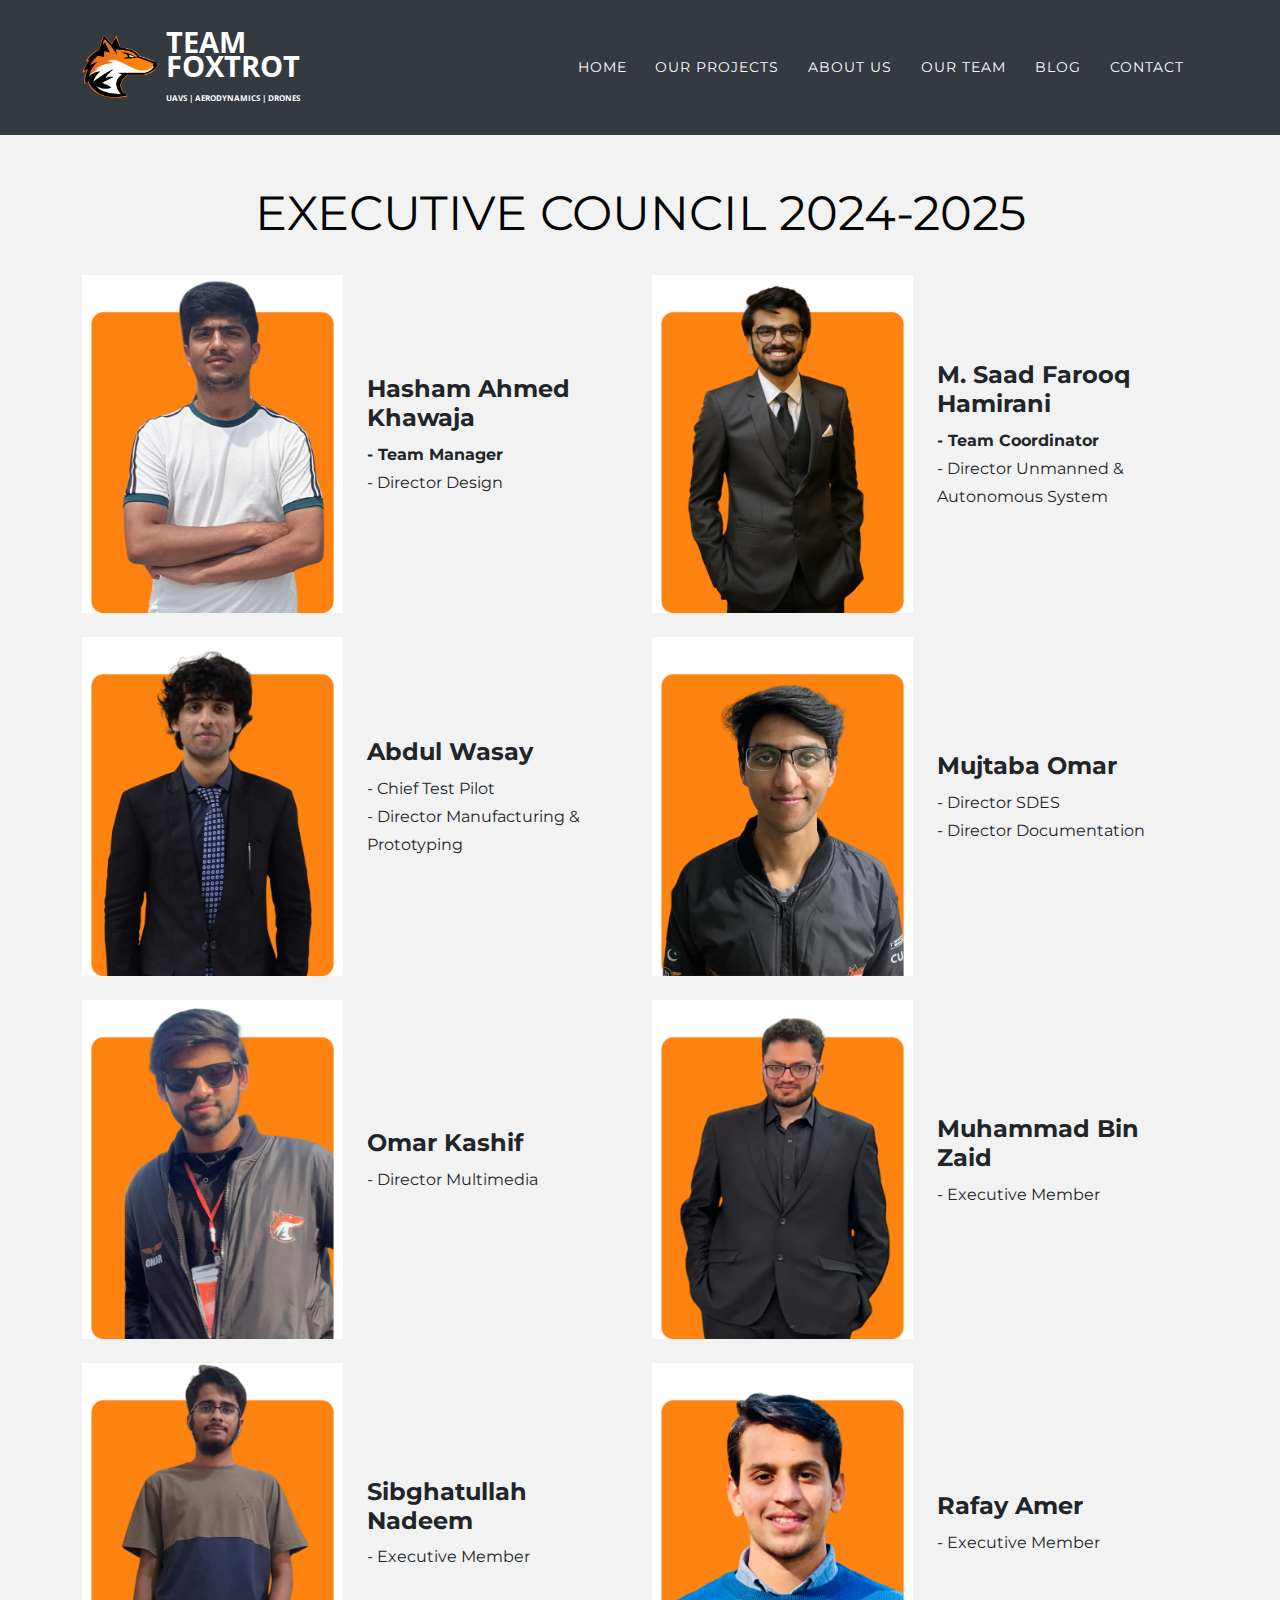
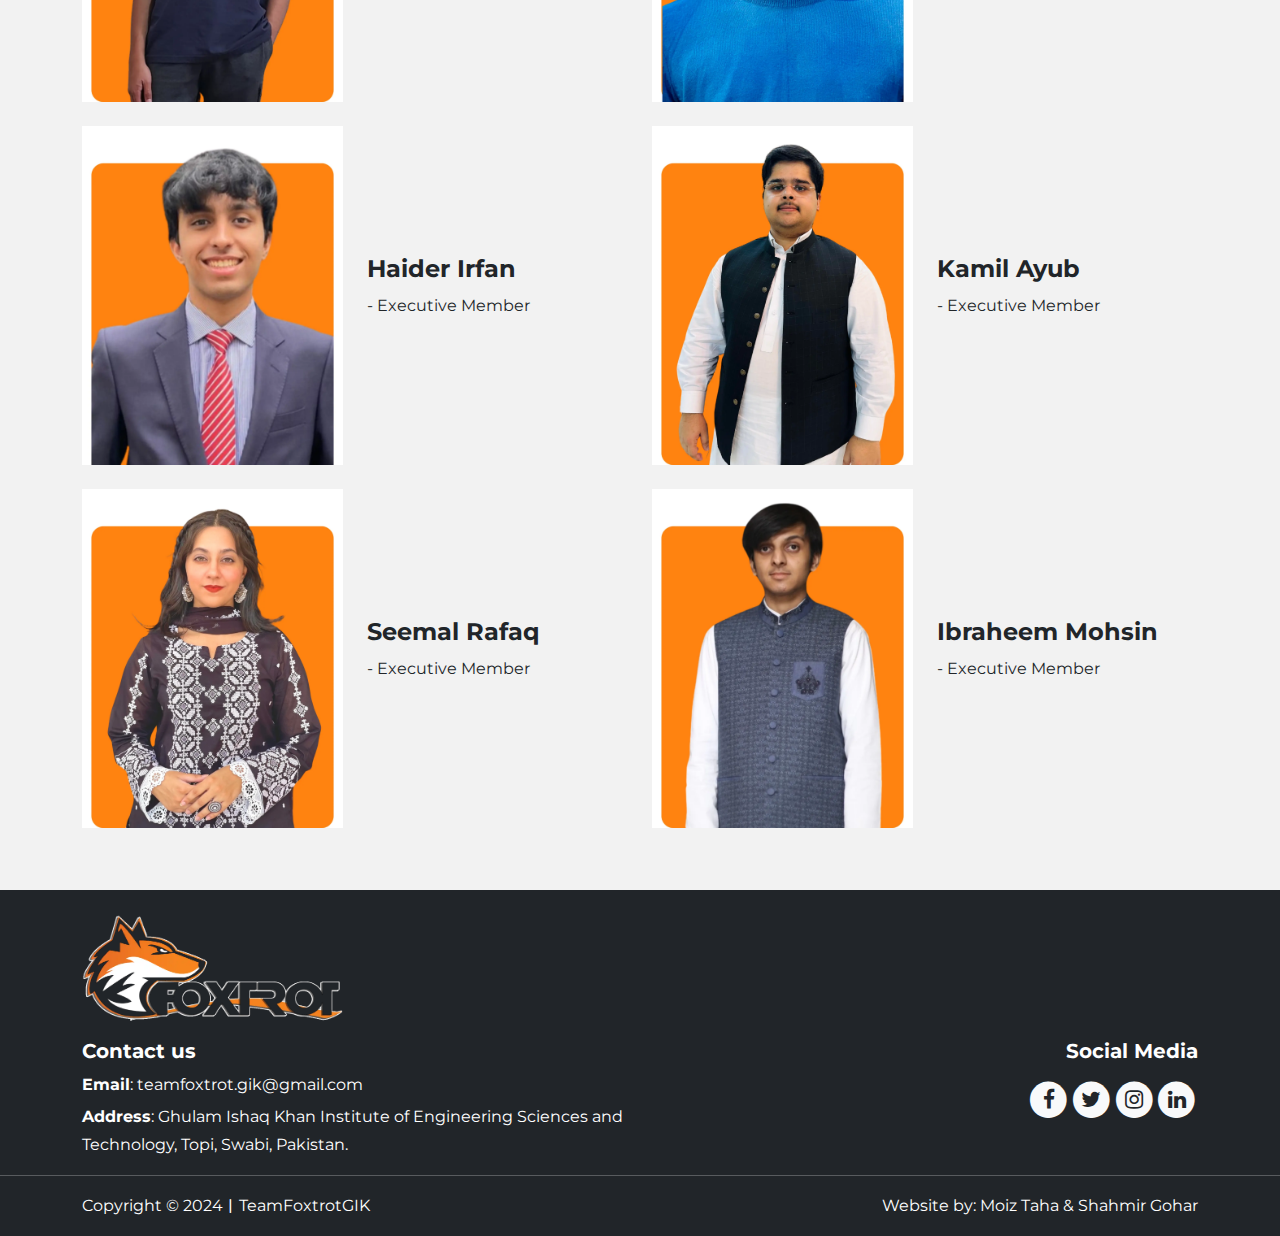
<file: our-team/index.html>
<!DOCTYPE html>
<html data-bs-theme="light" lang="en">

<head>
    <meta charset="utf-8">
    <meta name="viewport" content="width=device-width, initial-scale=1.0, shrink-to-fit=no">
    <title>Our Team - Team Foxtrot</title>
    <link rel="canonical" href="https://teamfoxtrot.pk/our-team/">
    <meta property="og:url" content="https://teamfoxtrot.pk/our-team/">
    <meta property="og:type" content="website">
    <meta name="twitter:title" content="Team Foxtrot - GIKI">
    <meta name="twitter:card" content="summary">
    <meta name="twitter:description" content="Team Foxtrot, from Ghulam Ishaq Khan Institute of Engineering Sciences and Technology (GIKI), is run by a group of students from different disciplines, all focused on a common goal: to make practical, fully-autonomous aircraft – called UAVs - and compete with the best in the world. It was in 2018 when a group of brilliant, enthusiastic individuals joined hands and decided to design and build UAVs. As a result, our team incepted and has been competing in national and international events ever since.">
    <meta property="og:image" content="https://teamfoxtrot.pk/assets/img/fox.webp">
    <meta name="description" content="Meet the team.">
    <link rel="icon" type="image/webp" sizes="1999x1716" href="../assets/img/fox.webp">
    <link rel="icon" type="image/webp" sizes="1999x1716" href="../assets/img/fox.webp" media="(prefers-color-scheme: dark)">
    <link rel="icon" type="image/webp" sizes="1999x1716" href="../assets/img/fox.webp">
    <link rel="icon" type="image/webp" sizes="1999x1716" href="../assets/img/fox.webp" media="(prefers-color-scheme: dark)">
    <link rel="icon" type="image/webp" sizes="1999x1716" href="../assets/img/fox.webp">
    <link rel="icon" type="image/webp" sizes="1999x1716" href="../assets/img/fox.webp">
    <link rel="icon" type="image/webp" sizes="1999x1716" href="../assets/img/fox.webp">
    <link rel="stylesheet" href="../assets/bootstrap/css/bootstrap.min.css">
    <link rel="stylesheet" href="https://fonts.googleapis.com/css?family=Montserrat:400,700&amp;display=swap">
    <link rel="stylesheet" href="https://fonts.googleapis.com/css?family=Kaushan+Script&amp;display=swap">
    <link rel="stylesheet" href="https://fonts.googleapis.com/css?family=Lato&amp;display=swap">
    <link rel="stylesheet" href="https://fonts.googleapis.com/css?family=Montserrat&amp;display=swap">
    <link rel="stylesheet" href="https://fonts.googleapis.com/css?family=Open+Sans:400,700&amp;display=swap">
    <link rel="stylesheet" href="../assets/fonts/font-awesome.min.css">
    <link rel="stylesheet" href="../assets/css/Contact-Details-icons.css">
</head>

<body id="page-top" data-bs-spy="scroll" data-bs-target="#mainNav" data-bs-offset="54">
    <nav class="navbar navbar-expand-lg sticky-top navbar-dark" id="mainNav" data-bs-spy="scroll" style="background-color: #343a40;">
        <div class="container">
            <div class="d-inline-flex float-start align-items-center flex-sm-shrink-1 align-items-sm-center flex-md-shrink-1 align-items-md-center flex-lg-shrink-1 align-items-lg-center align-items-xl-center align-items-xxl-center"><img src="../assets/img/fox.webp" height="65"><a class="navbar-brand" href="../" style="font-family: 'Open Sans', sans-serif;padding-left: 8px;color: rgb(255,255,255);font-weight: bold;font-size: 29px;line-height: 24px;letter-spacing: 0px;padding-bottom: 0px;">TEAM<br>FOXTROT<br><span class="d-xxl-flex align-items-xxl-start" id="logodesc-1" style="font-size: 8PX;line-height: 24PX;letter-spacing: 0;font-family: 'Open Sans', sans-serif;font-weight: bold;">UAVS | AERODYNAMICS | DRONES</span></a></div><button data-bs-toggle="collapse" data-bs-target="#navbarResponsive" class="navbar-toggler navbar-toggler-right toggle-btn" type="button" aria-controls="navbarResponsive" aria-expanded="false" aria-label="Toggle navigation"><i class="fa fa-bars"></i></button>
            <div class="collapse navbar-collapse" id="navbarResponsive">
                <ul class="navbar-nav ms-auto text-uppercase">
                    <li class="nav-item"><a class="nav-link" href="../">HOME</a></li>
                    <li class="nav-item"><a class="nav-link" href="../our-projects">our projects</a></li>
                    <li class="nav-item"><a class="nav-link" href="../about-us">About us</a></li>
                    <li class="nav-item"><a class="nav-link" href="../our-team">our TEAM</a></li>
                    <li class="nav-item"><a class="nav-link" href="../blogs">BLOG</a></li>
                    <li class="nav-item"><a class="nav-link" href="../contact-us">Contact</a></li>
                </ul>
            </div>
        </div>
    </nav>
    <section style="background: #f2f2f2;padding: 50px 0px;">
        <div class="container">
            <div class="row">
                <div class="col"><h1 class="display-5 text-center" style="padding-bottom: 12px;">
  <strong>
    <span style="color: rgb(5, 5, 6);">EXECUTIVE COUNCIL 2024-2025</span>
  </strong>
</h1></div>
            </div>
            <div class="row">
                <div class="col-lg-6" style="padding: 12px;">
                    <div class="row">
                        <div class="col-md-5 col-lg-6" style="height: initial;"><img class="img-fluid w-100 h-100 fit-cover" alt="Responsive image" style="min-height: 300px;" src="../assets/img/team/Hasham.png" width="125" height="300" /></div>
                        <div class="col-md-7 col-lg-6 align-self-center" style="padding: 12px;">
                            <div>
                                <h4>Hasham Ahmed Khawaja</h4>
                                <p><strong>- Team Manager</strong><br>- Director Design</p>
                            </div>
                        </div>
                    </div>
                </div>
                <div class="col-lg-6" style="padding: 12px;">
                    <div class="row">
                        <div class="col-md-5 col-lg-6" style="height: initial;"><img class="img-fluid w-100 h-100 fit-cover" alt="Responsive image" style="min-height: 300px;" src="../assets/img/team/Saad.webp" width="125" height="300" /></div>
                        <div class="col-md-7 col-lg-6 align-self-center" style="padding: 12px;">
                            <div>
                                <h4>M. Saad Farooq Hamirani</h4>
                                <p><strong>- Team Coordinator</strong><br>- Director Unmanned &amp; Autonomous System</p>
                            </div>
                        </div>
                    </div>
                </div>
                <div class="col-lg-6" style="padding: 12px;">
                    <div class="row">
                        <div class="col-md-5 col-lg-6" style="height: initial;"><img class="img-fluid w-100 h-100 fit-cover" style="min-height: 300px;" width="125" height="300" src="../assets/img/team/Abdul%20Wasay.webp" /></div>
                        <div class="col-md-7 col-lg-6 align-self-center" style="padding: 12px;">
                            <div>
                                <h4>Abdul Wasay</h4>
                                <p>- Chief Test Pilot<br>- Director Manufacturing &amp; Prototyping</p>
                            </div>
                        </div>
                    </div>
                </div>
                <div class="col-lg-6" style="padding: 12px;">
                    <div class="row">
                        <div class="col-md-5 col-lg-6" style="height: initial;"><img class="img-fluid w-100 h-100 fit-cover" style="min-height: 300px;" width="125" height="300" src="../assets/img/team/Mujtaba.webp" /></div>
                        <div class="col-md-7 col-lg-6 align-self-center" style="padding: 12px;">
                            <div>
                                <h4>Mujtaba Omar</h4>
                                <p>- Director SDES<br>- Director Documentation&nbsp;</p>
                            </div>
                        </div>
                    </div>
                </div>
                <div class="col-lg-6" style="padding: 12px;">
                    <div class="row">
                        <div class="col-md-5 col-lg-6" style="height: initial;"><img class="img-fluid w-100 h-100 fit-cover" style="min-height: 300px;" width="125" height="300" src="../assets/img/team/Omar.webp" /></div>
                        <div class="col-md-7 col-lg-6 align-self-center" style="padding: 12px;">
                            <div>
                                <h4>Omar Kashif</h4>
                                <p>- Director Multimedia</p>
                            </div>
                        </div>
                    </div>
                </div>
                <div class="col-lg-6" style="padding: 12px;">
                    <div class="row">
                        <div class="col-md-5 col-lg-6" style="height: initial;"><img class="img-fluid w-100 h-100 fit-cover" style="min-height: 300px;" width="125" height="300" src="../assets/img/team/MBZ.webp" /></div>
                        <div class="col-md-7 col-lg-6 align-self-center" style="padding: 12px;">
                            <div>
                                <h4>Muhammad Bin Zaid</h4>
                                <p>- Executive Member</p>
                            </div>
                        </div>
                    </div>
                </div>
                <div class="col-lg-6" style="padding: 12px;">
                    <div class="row">
                        <div class="col-md-5 col-lg-6"><img class="img-fluid w-100 h-100 fit-cover" style="min-height: 300px;" src="../assets/img/team/SNadeem.webp" width="125" height="300" /></div>
                        <div class="col-md-7 col-lg-6 align-self-center" style="padding: 12px;">
                            <div>
                                <h4>Sibghatullah Nadeem</h4>
                                <p>- Executive Member</p>
                            </div>
                        </div>
                    </div>
                </div>
                <div class="col-lg-6" style="padding: 12px;">
                    <div class="row">
                        <div class="col-md-5 col-lg-6" style="height: initial;"><img class="img-fluid w-100 h-100 fit-cover" style="min-height: 300px;" width="125" height="300" src="../assets/img/team/Rafay%20Amer.webp" /></div>
                        <div class="col-md-7 col-lg-6 align-self-center" style="padding: 12px;">
                            <div>
                                <h4>Rafay Amer</h4>
                                <p>- Executive Member</p>
                            </div>
                        </div>
                    </div>
                </div>
                <div class="col-lg-6" style="padding: 12px;">
                    <div class="row">
                        <div class="col-md-5 col-lg-6" style="height: initial;"><img class="img-fluid w-100 h-100 fit-cover" style="min-height: 300px;" width="125" height="300" src="../assets/img/team/Haider.webp" /></div>
                        <div class="col-md-7 col-lg-6 align-self-center" style="padding: 12px;">
                            <div>
                                <h4>Haider Irfan</h4>
                                <p>- Executive Member</p>
                            </div>
                        </div>
                    </div>
                </div>
                <div class="col-lg-6" style="padding: 12px;">
                    <div class="row">
                        <div class="col-md-5 col-lg-6" style="height: initial;"><img class="img-fluid w-100 h-100 fit-cover" style="min-height: 300px;" width="125" height="300" src="../assets/img/team/Kamil.webp" /></div>
                        <div class="col-md-7 col-lg-6 align-self-center" style="padding: 12px;">
                            <div>
                                <h4>Kamil Ayub</h4>
                                <p>- Executive Member</p>
                            </div>
                        </div>
                    </div>
                </div>
                <div class="col-lg-6" style="padding: 12px;">
                    <div class="row">
                        <div class="col-md-5 col-lg-6" style="height: initial;"><img class="img-fluid w-100 h-100 fit-cover" style="min-height: 300px;" width="125" height="300" src="../assets/img/team/Seemal.webp" /></div>
                        <div class="col-md-7 col-lg-6 align-self-center" style="padding: 12px;">
                            <div>
                                <h4>Seemal Rafaq</h4>
                                <p>- Executive Member</p>
                            </div>
                        </div>
                    </div>
                </div>
                <div class="col-lg-6" style="padding: 12px;">
                    <div class="row">
                        <div class="col-md-5 col-lg-6" style="height: initial;"><img class="img-fluid w-100 h-100 fit-cover" style="min-height: 300px;" width="125" height="300" src="../assets/img/team/Ibraheem.webp" /></div>
                        <div class="col-md-7 col-lg-6 align-self-center" style="padding: 12px;">
                            <div>
                                <h4>Ibraheem Mohsin</h4>
                                <p>- Executive Member</p>
                            </div>
                        </div>
                    </div>
                </div>
            </div>
        </div>
    </section>
    <footer class="text-bg-dark pt-4 pb-0">
        <div class="container">
            <div class="row">
                <div class="col-sm-9 col-md-5 col-lg-3 col-xl-3 col-xxl-3"><img class="img-fluid" src="../assets/img/foxtrot%20logo.webp"></div>
            </div>
        </div>
        <div class="container">
            <div class="row pt-3">
                <div class="col-md-6 text-center text-sm-center text-md-start text-lg-start text-xl-start text-xxl-start">
                    <h5>Contact us</h5>
                    <p class="fs-6 mb-1"><strong>Email</strong>:&nbsp;<a class="link" href="mailto:teamfoxtrot.gik@gmail.com"><span style="color: rgb(255, 255, 255);">teamfoxtrot.gik@gmail.com</span></a></p>
                    <p class="mb-0"><strong><span style="color: rgba(var(--bs-light-rgb), var(--bs-text-opacity));">Address</span></strong><span style="color: rgba(var(--bs-light-rgb), var(--bs-text-opacity));">: Ghulam Ishaq Khan Institute of Engineering Sciences and Technology, Topi, Swabi, Pakistan.</span></p>
                </div>
                <div class="col-md-6 text-center text-sm-center text-md-end text-lg-end text-xl-end text-xxl-end">
                    <h5 class="text-center text-sm-center text-md-end">Social Media</h5>
                    <div class="mt-3"><a href="https://www.facebook.com/TeamFoxtrotGIK/" target="_blank"><span class="fa-stack fa-lg"><i class="fa fa-circle text-light fa-stack-2x"></i><i class="fa fa-facebook text-dark fa-stack-1x fa-inverse"></i></span></a><a href="https://twitter.com/TeamFoxtrot2" target="_blank"><span class="fa-stack fa-lg"><i class="fa fa-circle text-light fa-stack-2x social"></i><i class="fa fa-twitter text-dark fa-stack-1x fa-inverse"></i></span></a><a href="https://instagram.com/teamfoxtrot.uav.giki" target="_blank"><span class="fa-stack fa-lg"><i class="fa fa-circle text-light fa-stack-2x"></i><i class="fa fa-instagram text-dark fa-stack-1x fa-inverse"></i></span></a><a href="https://pk.linkedin.com/company/team-foxtrot" target="_blank"><span class="fa-stack fa-lg"><i class="fa fa-circle text-light fa-stack-2x"></i><i class="fa fa-linkedin text-dark fa-stack-1x fa-inverse"></i></span></a></div>
                </div>
            </div>
        </div>
        <hr>
        <div class="container">
            <div class="row row-cols-1 row-cols-sm-1 row-cols-md-2 row-cols-lg-2 row-cols-xl-2 row-cols-xxl-2">
                <div class="col">
                    <p class="text-center text-sm-center text-md-start text-lg-start text-xl-start text-xxl-start">Copyright&nbsp;© 2024<strong>︱</strong>TeamFoxtrotGIK</p>
                </div>
                <div class="col fs-6 text-center text-md-end">
                    <p>Website by:&nbsp;<a class="link" href="https://www.linkedin.com/in/moiz-taha/" target="_blank"><span style="color: rgb(255, 255, 255);">Moiz Taha</span></a>&nbsp;&amp; Shahmir Gohar</p>
                </div>
            </div>
        </div>
    </footer>
    <script src="../assets/js/jquery.min.js"></script>
    <script src="../assets/bootstrap/js/bootstrap.min.js"></script>
    <script src="../assets/js/foxie.js"></script>
</body>

</html>
</file>
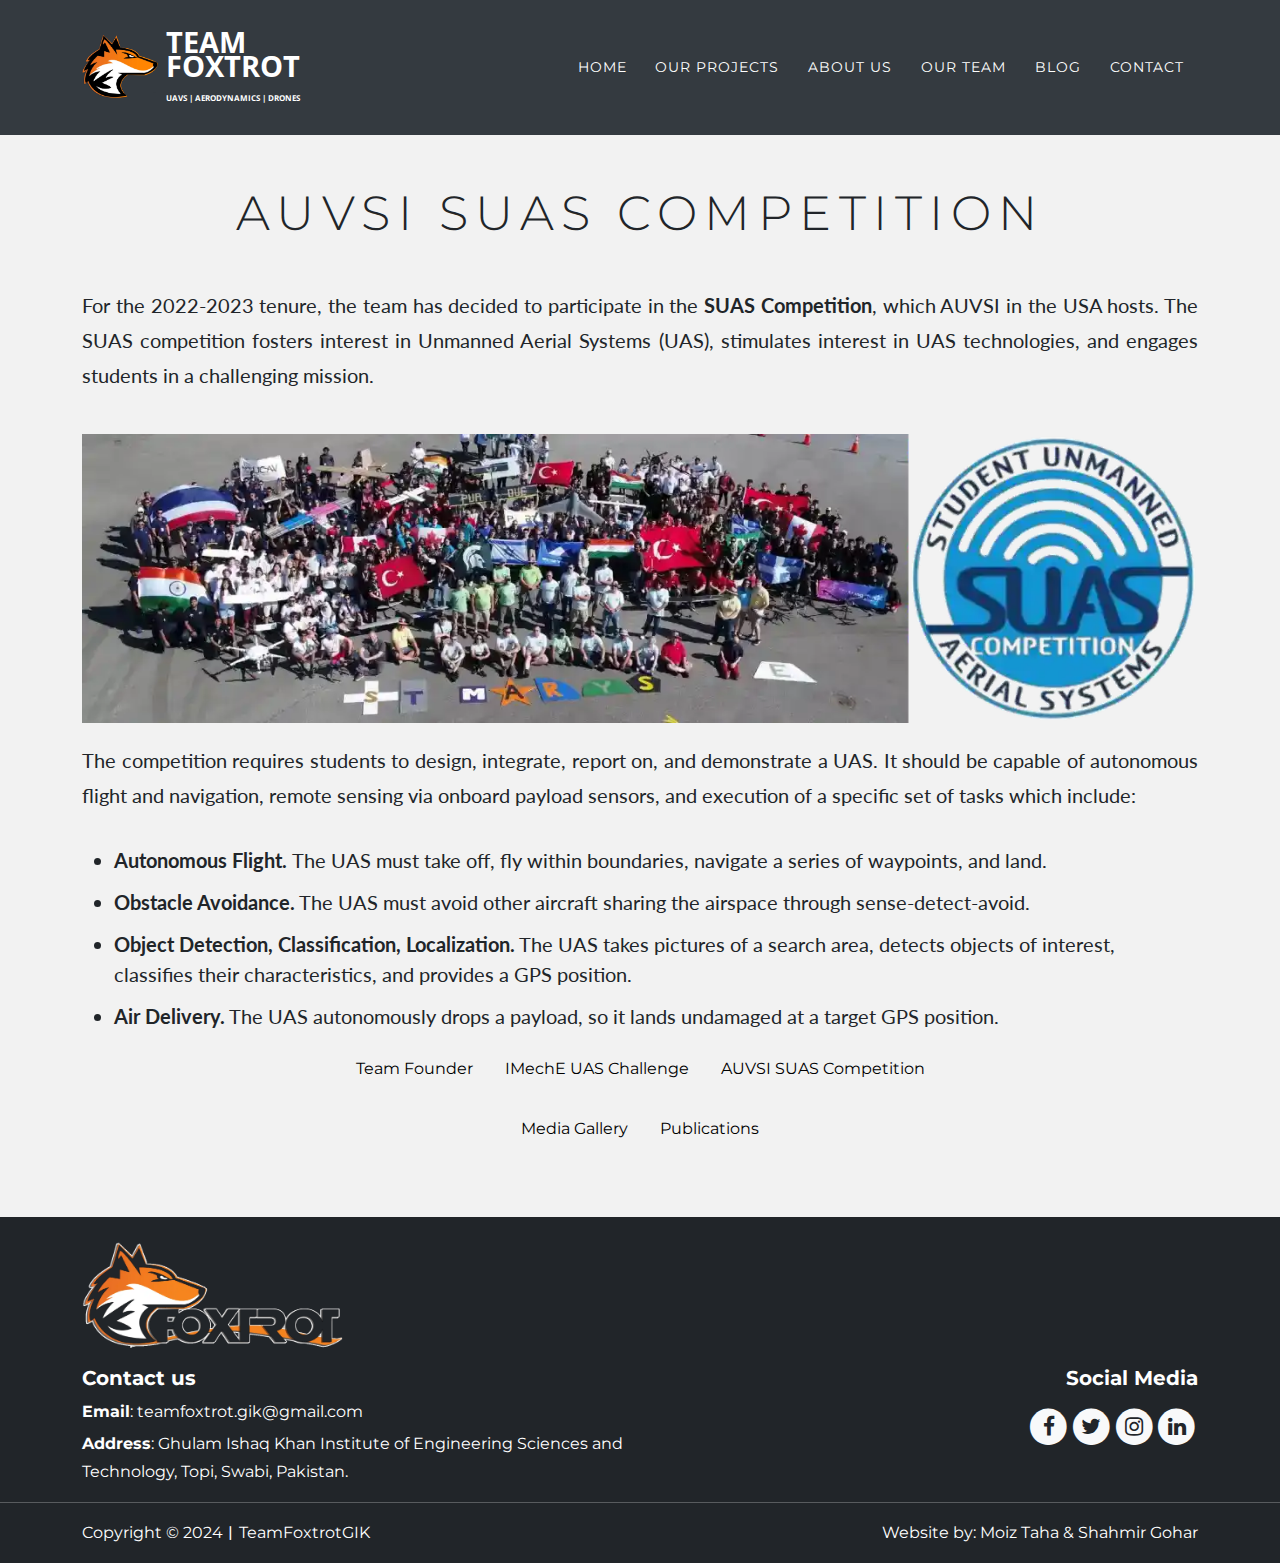
<file: about-us/auvsi-suas-competition.html>
<!DOCTYPE html>
<html data-bs-theme="light" lang="en">

<head>
    <meta charset="utf-8">
    <meta name="viewport" content="width=device-width, initial-scale=1.0, shrink-to-fit=no">
    <title>SUAS Competition - Team Foxtrot</title>
    <link rel="canonical" href="https://teamfoxtrot.pk/about-us/auvsi-suas-competition.html">
    <meta property="og:url" content="https://teamfoxtrot.pk/about-us/auvsi-suas-competition.html">
    <meta property="og:type" content="website">
    <meta name="twitter:title" content="Team Foxtrot - GIKI">
    <meta name="twitter:card" content="summary">
    <meta name="twitter:description" content="Team Foxtrot, from Ghulam Ishaq Khan Institute of Engineering Sciences and Technology (GIKI), is run by a group of students from different disciplines, all focused on a common goal: to make practical, fully-autonomous aircraft – called UAVs - and compete with the best in the world. It was in 2018 when a group of brilliant, enthusiastic individuals joined hands and decided to design and build UAVs. As a result, our team incepted and has been competing in national and international events ever since.">
    <meta property="og:image" content="https://teamfoxtrot.pk/assets/img/fox.webp">
    <meta name="description" content="We first participated in SUAS Competition held in the USA in 2023 and finished at an amazing 6th place out of 72 teams from all around the world, making us the only Pakistani team in 21 years to finish in the top 10.">
    <link rel="icon" type="image/webp" sizes="1999x1716" href="../assets/img/fox.webp">
    <link rel="icon" type="image/webp" sizes="1999x1716" href="../assets/img/fox.webp" media="(prefers-color-scheme: dark)">
    <link rel="icon" type="image/webp" sizes="1999x1716" href="../assets/img/fox.webp">
    <link rel="icon" type="image/webp" sizes="1999x1716" href="../assets/img/fox.webp" media="(prefers-color-scheme: dark)">
    <link rel="icon" type="image/webp" sizes="1999x1716" href="../assets/img/fox.webp">
    <link rel="icon" type="image/webp" sizes="1999x1716" href="../assets/img/fox.webp">
    <link rel="icon" type="image/webp" sizes="1999x1716" href="../assets/img/fox.webp">
    <link rel="stylesheet" href="../assets/bootstrap/css/bootstrap.min.css">
    <link rel="stylesheet" href="https://fonts.googleapis.com/css?family=Montserrat:400,700&amp;display=swap">
    <link rel="stylesheet" href="https://fonts.googleapis.com/css?family=Kaushan+Script&amp;display=swap">
    <link rel="stylesheet" href="https://fonts.googleapis.com/css?family=Lato&amp;display=swap">
    <link rel="stylesheet" href="https://fonts.googleapis.com/css?family=Montserrat&amp;display=swap">
    <link rel="stylesheet" href="https://fonts.googleapis.com/css?family=Open+Sans:400,700&amp;display=swap">
    <link rel="stylesheet" href="../assets/fonts/font-awesome.min.css">
    <link rel="stylesheet" href="../assets/css/Contact-Details-icons.css">
</head>

<body id="page-top" data-bs-spy="scroll" data-bs-target="#mainNav" data-bs-offset="54">
    <nav class="navbar navbar-expand-lg sticky-top navbar-dark" id="mainNav" data-bs-spy="scroll" style="background-color: #343a40;">
        <div class="container">
            <div class="d-inline-flex float-start align-items-center flex-sm-shrink-1 align-items-sm-center flex-md-shrink-1 align-items-md-center flex-lg-shrink-1 align-items-lg-center align-items-xl-center align-items-xxl-center"><img src="../assets/img/fox.webp" height="65"><a class="navbar-brand" href="../" style="font-family: 'Open Sans', sans-serif;padding-left: 8px;color: rgb(255,255,255);font-weight: bold;font-size: 29px;line-height: 24px;letter-spacing: 0px;padding-bottom: 0px;">TEAM<br>FOXTROT<br><span class="d-xxl-flex align-items-xxl-start" id="logodesc-1" style="font-size: 8PX;line-height: 24PX;letter-spacing: 0;font-family: 'Open Sans', sans-serif;font-weight: bold;">UAVS | AERODYNAMICS | DRONES</span></a></div><button data-bs-toggle="collapse" data-bs-target="#navbarResponsive" class="navbar-toggler navbar-toggler-right toggle-btn" type="button" aria-controls="navbarResponsive" aria-expanded="false" aria-label="Toggle navigation"><i class="fa fa-bars"></i></button>
            <div class="collapse navbar-collapse" id="navbarResponsive">
                <ul class="navbar-nav ms-auto text-uppercase">
                    <li class="nav-item"><a class="nav-link" href="../">HOME</a></li>
                    <li class="nav-item"><a class="nav-link" href="../our-projects">our projects</a></li>
                    <li class="nav-item"><a class="nav-link" href="../about-us">About us</a></li>
                    <li class="nav-item"><a class="nav-link" href="../our-team">our TEAM</a></li>
                    <li class="nav-item"><a class="nav-link" href="../blogs">BLOG</a></li>
                    <li class="nav-item"><a class="nav-link" href="../contact-us">Contact</a></li>
                </ul>
            </div>
        </div>
    </nav>
    <section style="background: #f2f2f2;padding: 50px 0px;">
        <div class="container">
            <div class="row">
                <div class="col-md-12">
                    <h1 class="display-5 text-center" style="font-family: Montserrat, sans-serif;letter-spacing: 7.5px;padding-bottom: 12px;">AUVSI SUAS COMPETITION</h1>
                    <p style="text-align: justify;padding: 25px 0px;font-family: Lato, sans-serif;font-size: 20px;">For the 2022-2023 tenure, the team has decided to participate in the <strong>SUAS Competition</strong>, which AUVSI in the USA hosts. The SUAS competition fosters interest in Unmanned Aerial Systems (UAS), stimulates interest in UAS technologies, and engages students in a challenging mission.</p>
                    <div class="d-xxl-flex justify-content-xxl-center"><img class="img-fluid" src="../assets/img/suas-competition.webp"></div>
                    <p style="text-align: justify;padding: 20px 0px;font-family: Lato, sans-serif;font-size: 20px;margin-bottom: 0px;">The competition requires students to design, integrate, report on, and demonstrate a UAS. It should be capable of autonomous flight and navigation, remote sensing via onboard payload sensors, and execution of a specific set of tasks which include:</p>
                    <ul style="font-family: Lato, sans-serif;font-size: 20px;">
                        <li style="padding-top: 12px;"><strong>Autonomous Flight. </strong>The UAS must take off, fly within boundaries, navigate a series of waypoints, and land.</li>
                        <li style="padding-top: 12px;"><strong>Obstacle Avoidance.</strong> The UAS must avoid other aircraft sharing the airspace through sense-detect-avoid.</li>
                        <li style="padding-top: 12px;"><strong>Object Detection, Classification, Localization.</strong> The UAS takes pictures of a search area, detects objects of interest, classifies their characteristics, and provides a GPS position.</li>
                        <li style="padding-top: 12px;"><strong>Air Delivery.</strong> The UAS autonomously drops a payload, so it lands undamaged at a target GPS position.</li>
                    </ul>
                    <div class="text-center d-xxl-flex flex-grow-1 flex-fill justify-content-xxl-center" style="margin-top: 10px;">
                        <ul class="list-inline">
                            <li class="list-inline-item" style="padding: 10px;"><a class="link" href="../about-us/team-founder.html"><span style="color: rgb(0, 0, 0);">Team Founder</span></a></li>
                            <li class="list-inline-item" style="padding: 10px;"><a class="link" href="../about-us/imeche-uas-challenge.html"><span style="color: rgb(0, 0, 0);">IMechE UAS Challenge</span></a></li>
                            <li class="list-inline-item" style="padding: 10px;"><a class="link" href="../about-us/auvsi-suas-competition.html"><span style="color: rgb(0, 0, 0);">AUVSI SUAS Competition</span></a></li>
                        </ul>
                        <ul class="list-inline">
                            <li class="list-inline-item" style="padding: 10px;"><a class="link" href="../about-us/media.html"><span style="color: rgb(0, 0, 0);">Media Gallery</span></a></li>
                            <li class="list-inline-item" style="padding: 10px;"><a class="link" href="../about-us/publications.html"><span style="color: rgb(0, 0, 0);">Publications</span></a></li>
                        </ul>
                    </div>
                </div>
            </div>
        </div>
    </section>
    <footer class="text-bg-dark pt-4 pb-0">
        <div class="container">
            <div class="row">
                <div class="col-sm-9 col-md-5 col-lg-3 col-xl-3 col-xxl-3"><img class="img-fluid" src="../assets/img/foxtrot%20logo.webp"></div>
            </div>
        </div>
        <div class="container">
            <div class="row pt-3">
                <div class="col-md-6 text-center text-sm-center text-md-start text-lg-start text-xl-start text-xxl-start">
                    <h5>Contact us</h5>
                    <p class="fs-6 mb-1"><strong>Email</strong>:&nbsp;<a class="link" href="mailto:teamfoxtrot.gik@gmail.com"><span style="color: rgb(255, 255, 255);">teamfoxtrot.gik@gmail.com</span></a></p>
                    <p class="mb-0"><strong><span style="color: rgba(var(--bs-light-rgb), var(--bs-text-opacity));">Address</span></strong><span style="color: rgba(var(--bs-light-rgb), var(--bs-text-opacity));">: Ghulam Ishaq Khan Institute of Engineering Sciences and Technology, Topi, Swabi, Pakistan.</span></p>
                </div>
                <div class="col-md-6 text-center text-sm-center text-md-end text-lg-end text-xl-end text-xxl-end">
                    <h5 class="text-center text-sm-center text-md-end">Social Media</h5>
                    <div class="mt-3"><a href="https://www.facebook.com/TeamFoxtrotGIK/" target="_blank"><span class="fa-stack fa-lg"><i class="fa fa-circle text-light fa-stack-2x"></i><i class="fa fa-facebook text-dark fa-stack-1x fa-inverse"></i></span></a><a href="https://twitter.com/TeamFoxtrot2" target="_blank"><span class="fa-stack fa-lg"><i class="fa fa-circle text-light fa-stack-2x social"></i><i class="fa fa-twitter text-dark fa-stack-1x fa-inverse"></i></span></a><a href="https://instagram.com/teamfoxtrot.uav.giki" target="_blank"><span class="fa-stack fa-lg"><i class="fa fa-circle text-light fa-stack-2x"></i><i class="fa fa-instagram text-dark fa-stack-1x fa-inverse"></i></span></a><a href="https://pk.linkedin.com/company/team-foxtrot" target="_blank"><span class="fa-stack fa-lg"><i class="fa fa-circle text-light fa-stack-2x"></i><i class="fa fa-linkedin text-dark fa-stack-1x fa-inverse"></i></span></a></div>
                </div>
            </div>
        </div>
        <hr>
        <div class="container">
            <div class="row row-cols-1 row-cols-sm-1 row-cols-md-2 row-cols-lg-2 row-cols-xl-2 row-cols-xxl-2">
                <div class="col">
                    <p class="text-center text-sm-center text-md-start text-lg-start text-xl-start text-xxl-start">Copyright&nbsp;© 2024<strong>︱</strong>TeamFoxtrotGIK</p>
                </div>
                <div class="col fs-6 text-center text-md-end">
                    <p>Website by:&nbsp;<a class="link" href="https://www.linkedin.com/in/moiz-taha/" target="_blank"><span style="color: rgb(255, 255, 255);">Moiz Taha</span></a>&nbsp;&amp; Shahmir Gohar</p>
                </div>
            </div>
        </div>
    </footer>
    <script src="../assets/js/jquery.min.js"></script>
    <script src="../assets/bootstrap/js/bootstrap.min.js"></script>
    <script src="../assets/js/foxie.js"></script>
</body>

</html>
</file>
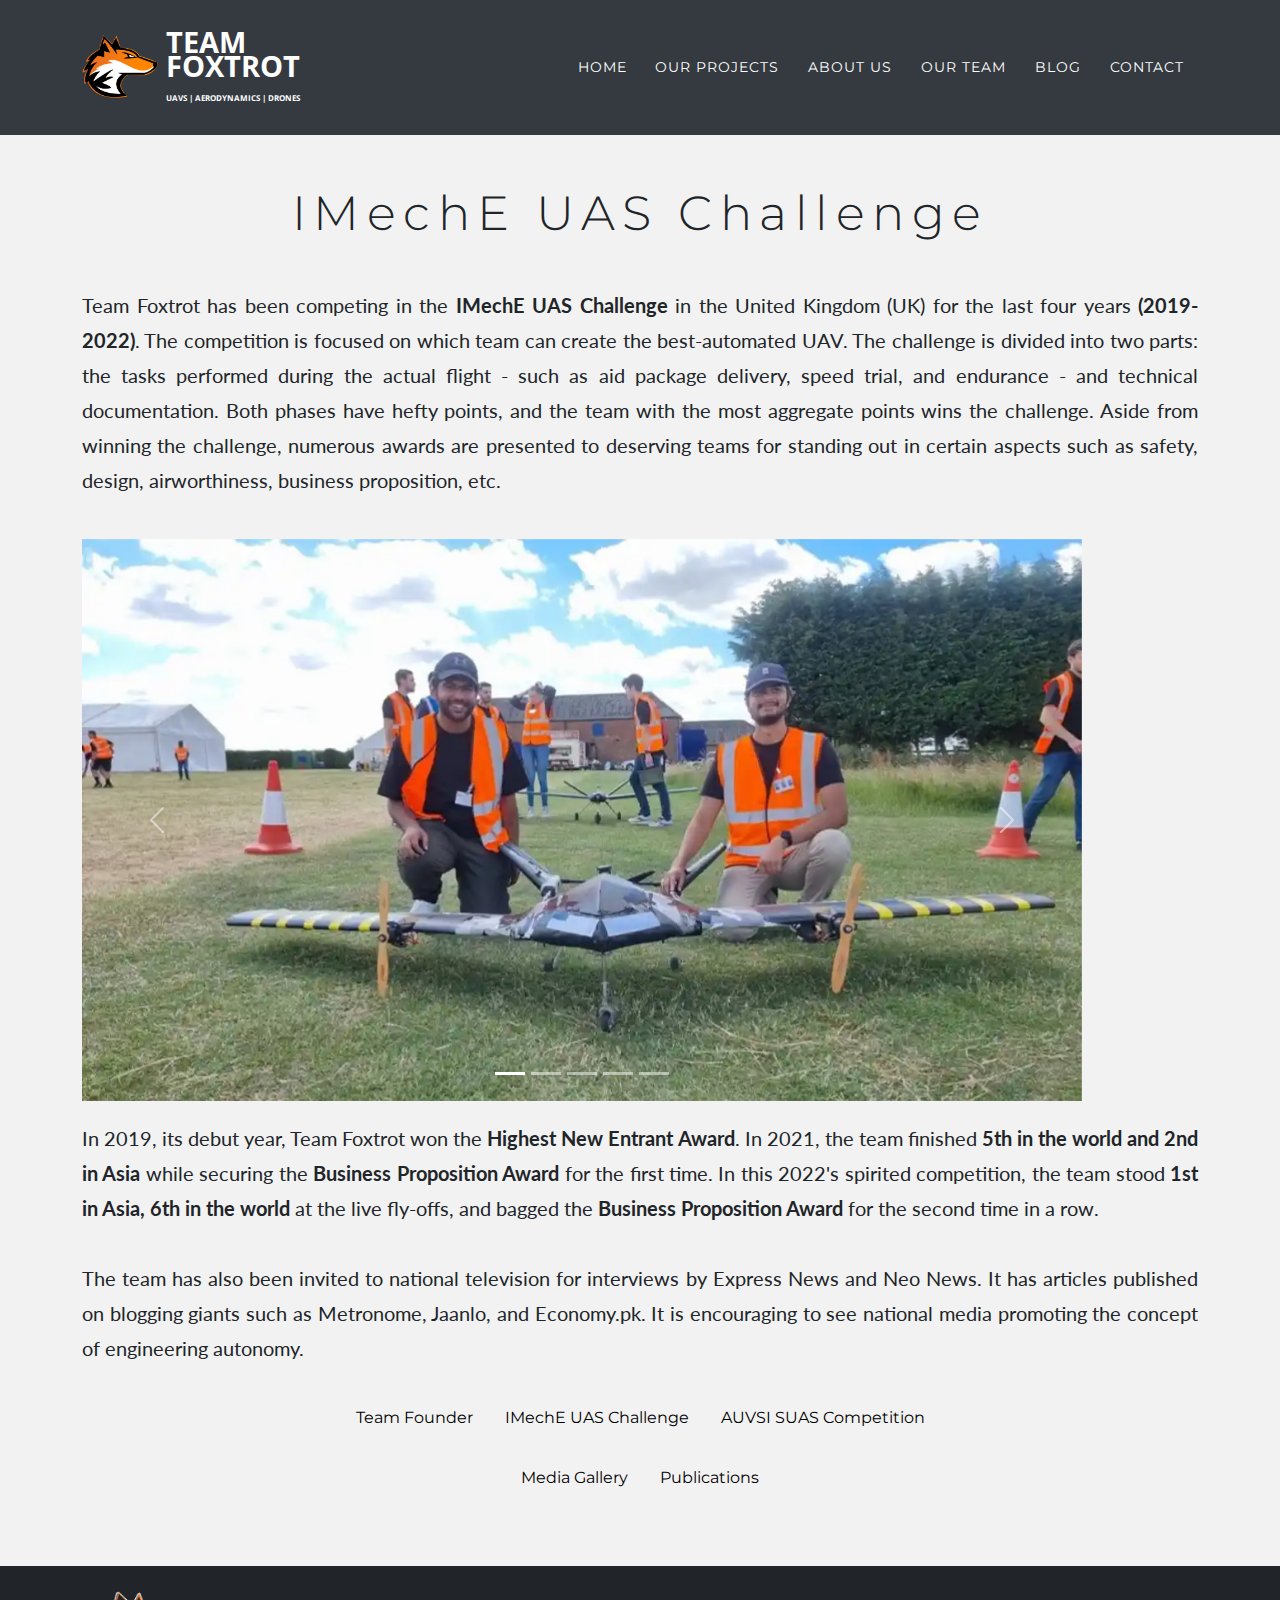
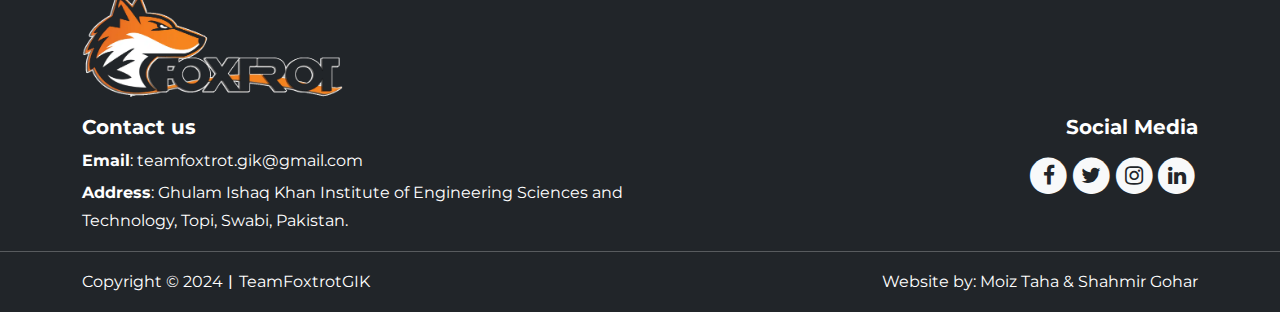
<file: about-us/imeche-uas-challenge.html>
<!DOCTYPE html>
<html data-bs-theme="light" lang="en">

<head>
    <meta charset="utf-8">
    <meta name="viewport" content="width=device-width, initial-scale=1.0, shrink-to-fit=no">
    <title>IMechE UAS Challenge - Team Foxtrot</title>
    <link rel="canonical" href="https://teamfoxtrot.pk/about-us/imeche-uas-challenge.html">
    <meta property="og:url" content="https://teamfoxtrot.pk/about-us/imeche-uas-challenge.html">
    <meta property="og:type" content="website">
    <meta name="twitter:title" content="Team Foxtrot - GIKI">
    <meta name="twitter:card" content="summary">
    <meta name="twitter:description" content="Team Foxtrot, from Ghulam Ishaq Khan Institute of Engineering Sciences and Technology (GIKI), is run by a group of students from different disciplines, all focused on a common goal: to make practical, fully-autonomous aircraft – called UAVs - and compete with the best in the world. It was in 2018 when a group of brilliant, enthusiastic individuals joined hands and decided to design and build UAVs. As a result, our team incepted and has been competing in national and international events ever since.">
    <meta property="og:image" content="https://teamfoxtrot.pk/assets/img/fox.webp">
    <meta name="description" content="IMechE UAS Challenge is held annually in United Kingdom and Pakistan. We are proud to have participated in these competitions multiple times and have won multiple prestigious awards.">
    <link rel="icon" type="image/webp" sizes="1999x1716" href="../assets/img/fox.webp">
    <link rel="icon" type="image/webp" sizes="1999x1716" href="../assets/img/fox.webp" media="(prefers-color-scheme: dark)">
    <link rel="icon" type="image/webp" sizes="1999x1716" href="../assets/img/fox.webp">
    <link rel="icon" type="image/webp" sizes="1999x1716" href="../assets/img/fox.webp" media="(prefers-color-scheme: dark)">
    <link rel="icon" type="image/webp" sizes="1999x1716" href="../assets/img/fox.webp">
    <link rel="icon" type="image/webp" sizes="1999x1716" href="../assets/img/fox.webp">
    <link rel="icon" type="image/webp" sizes="1999x1716" href="../assets/img/fox.webp">
    <link rel="stylesheet" href="../assets/bootstrap/css/bootstrap.min.css">
    <link rel="stylesheet" href="https://fonts.googleapis.com/css?family=Montserrat:400,700&amp;display=swap">
    <link rel="stylesheet" href="https://fonts.googleapis.com/css?family=Kaushan+Script&amp;display=swap">
    <link rel="stylesheet" href="https://fonts.googleapis.com/css?family=Lato&amp;display=swap">
    <link rel="stylesheet" href="https://fonts.googleapis.com/css?family=Montserrat&amp;display=swap">
    <link rel="stylesheet" href="https://fonts.googleapis.com/css?family=Open+Sans:400,700&amp;display=swap">
    <link rel="stylesheet" href="../assets/fonts/font-awesome.min.css">
    <link rel="stylesheet" href="../assets/css/Contact-Details-icons.css">
</head>

<body id="page-top" data-bs-spy="scroll" data-bs-target="#mainNav" data-bs-offset="54">
    <nav class="navbar navbar-expand-lg sticky-top navbar-dark" id="mainNav" data-bs-spy="scroll" style="background-color: #343a40;">
        <div class="container">
            <div class="d-inline-flex float-start align-items-center flex-sm-shrink-1 align-items-sm-center flex-md-shrink-1 align-items-md-center flex-lg-shrink-1 align-items-lg-center align-items-xl-center align-items-xxl-center"><img src="../assets/img/fox.webp" height="65"><a class="navbar-brand" href="../" style="font-family: 'Open Sans', sans-serif;padding-left: 8px;color: rgb(255,255,255);font-weight: bold;font-size: 29px;line-height: 24px;letter-spacing: 0px;padding-bottom: 0px;">TEAM<br>FOXTROT<br><span class="d-xxl-flex align-items-xxl-start" id="logodesc-1" style="font-size: 8PX;line-height: 24PX;letter-spacing: 0;font-family: 'Open Sans', sans-serif;font-weight: bold;">UAVS | AERODYNAMICS | DRONES</span></a></div><button data-bs-toggle="collapse" data-bs-target="#navbarResponsive" class="navbar-toggler navbar-toggler-right toggle-btn" type="button" aria-controls="navbarResponsive" aria-expanded="false" aria-label="Toggle navigation"><i class="fa fa-bars"></i></button>
            <div class="collapse navbar-collapse" id="navbarResponsive">
                <ul class="navbar-nav ms-auto text-uppercase">
                    <li class="nav-item"><a class="nav-link" href="../">HOME</a></li>
                    <li class="nav-item"><a class="nav-link" href="../our-projects">our projects</a></li>
                    <li class="nav-item"><a class="nav-link" href="../about-us">About us</a></li>
                    <li class="nav-item"><a class="nav-link" href="../our-team">our TEAM</a></li>
                    <li class="nav-item"><a class="nav-link" href="../blogs">BLOG</a></li>
                    <li class="nav-item"><a class="nav-link" href="../contact-us">Contact</a></li>
                </ul>
            </div>
        </div>
    </nav>
    <section style="background: #f2f2f2;padding: 50px 0px;">
        <div class="container">
            <div class="row">
                <div class="col-md-12">
                    <h1 class="display-5 text-center" style="font-family: Montserrat, sans-serif;letter-spacing: 7.5px;padding-bottom: 12px;">IMechE UAS Challenge</h1>
                    <p style="text-align: justify;padding: 25px 0px;font-family: Lato, sans-serif;font-size: 20px;">Team Foxtrot has been competing in the <strong>IMechE UAS Challenge</strong> in the United Kingdom (UK) for the last four years <strong>(2019-2022)</strong>. The competition is focused on which team can create the best-automated UAV. The challenge is divided into two parts: the tasks performed during the actual flight - such as aid package delivery, speed trial, and endurance - and technical documentation. Both phases have hefty points, and the team with the most aggregate points wins the challenge. Aside from winning the challenge, numerous awards are presented to deserving teams for standing out in certain aspects such as safety, design, airworthiness, business proposition, etc.</p>
                    <div class="d-xxl-flex justify-content-xxl-center">
                        <div class="carousel slide carousel-fade" data-bs-ride="carousel" data-bs-pause="false" id="carousel-1" style="max-width: 1000px;">
                            <div class="carousel-inner">
                                <div class="carousel-item active"><img class="w-100 d-block" src="../assets/img/Picture3.webp" alt="Slide Image"></div>
                                <div class="carousel-item"><img class="img-fluid w-100 d-block" src="../assets/img/Picture1.webp" alt="Slide Image"></div>
                                <div class="carousel-item"><img class="w-100 d-block" src="../assets/img/Picture4.webp" alt="Slide Image"></div>
                                <div class="carousel-item"><img class="w-100 d-block" src="../assets/img/Picture14.webp" alt="Slide Image"></div>
                                <div class="carousel-item"><img class="w-100 d-block" src="../assets/img/Picture15.webp" alt="Slide Image"></div>
                            </div>
                            <div><a class="carousel-control-prev" href="#carousel-1" role="button" data-bs-slide="prev"><span class="carousel-control-prev-icon"></span><span class="visually-hidden">Previous</span></a><a class="carousel-control-next" href="#carousel-1" role="button" data-bs-slide="next"><span class="carousel-control-next-icon"></span><span class="visually-hidden">Next</span></a></div>
                            <div class="carousel-indicators"><button type="button" data-bs-target="#carousel-1" data-bs-slide-to="0" class="active"></button> <button type="button" data-bs-target="#carousel-1" data-bs-slide-to="1"></button> <button type="button" data-bs-target="#carousel-1" data-bs-slide-to="2"></button> <button type="button" data-bs-target="#carousel-1" data-bs-slide-to="3"></button> <button type="button" data-bs-target="#carousel-1" data-bs-slide-to="4"></button></div>
                        </div>
                    </div>
                    <p style="text-align: justify;padding: 20px 0px;font-family: Lato, sans-serif;font-size: 20px;margin-bottom: 0px;">In 2019, its debut year, Team Foxtrot won the <strong>Highest New Entrant Award</strong>. In 2021, the team finished <strong>5th in the world and 2nd in Asia</strong> while securing the <strong>Business Proposition Award</strong> for the first time. In this 2022's spirited competition, the team stood <strong>1st in Asia, 6th in the world </strong>at the live fly-offs, and bagged the <strong>Business Proposition Award</strong> for the second time in a row.<br><br>The team has also been invited to national television for interviews by Express News and Neo News. It has articles published on blogging giants such as Metronome, Jaanlo, and Economy.pk. It is encouraging to see national media promoting the concept of engineering autonomy.</p>
                    <div class="text-center d-xxl-flex flex-grow-1 flex-fill justify-content-xxl-center" style="margin-top: 10px;">
                        <ul class="list-inline">
                            <li class="list-inline-item" style="padding: 10px;"><a class="link" href="../about-us/team-founder.html"><span style="color: rgb(0, 0, 0);">Team Founder</span></a></li>
                            <li class="list-inline-item" style="padding: 10px;"><a class="link" href="../about-us/imeche-uas-challenge.html"><span style="color: rgb(0, 0, 0);">IMechE UAS Challenge</span></a></li>
                            <li class="list-inline-item" style="padding: 10px;"><a class="link" href="../about-us/auvsi-suas-competition.html"><span style="color: rgb(0, 0, 0);">AUVSI SUAS Competition</span></a></li>
                        </ul>
                        <ul class="list-inline">
                            <li class="list-inline-item" style="padding: 10px;"><a class="link" href="../about-us/media.html"><span style="color: rgb(0, 0, 0);">Media Gallery</span></a></li>
                            <li class="list-inline-item" style="padding: 10px;"><a class="link" href="../about-us/publications.html"><span style="color: rgb(0, 0, 0);">Publications</span></a></li>
                        </ul>
                    </div>
                </div>
            </div>
        </div>
    </section>
    <footer class="text-bg-dark pt-4 pb-0">
        <div class="container">
            <div class="row">
                <div class="col-sm-9 col-md-5 col-lg-3 col-xl-3 col-xxl-3"><img class="img-fluid" src="../assets/img/foxtrot%20logo.webp"></div>
            </div>
        </div>
        <div class="container">
            <div class="row pt-3">
                <div class="col-md-6 text-center text-sm-center text-md-start text-lg-start text-xl-start text-xxl-start">
                    <h5>Contact us</h5>
                    <p class="fs-6 mb-1"><strong>Email</strong>:&nbsp;<a class="link" href="mailto:teamfoxtrot.gik@gmail.com"><span style="color: rgb(255, 255, 255);">teamfoxtrot.gik@gmail.com</span></a></p>
                    <p class="mb-0"><strong><span style="color: rgba(var(--bs-light-rgb), var(--bs-text-opacity));">Address</span></strong><span style="color: rgba(var(--bs-light-rgb), var(--bs-text-opacity));">: Ghulam Ishaq Khan Institute of Engineering Sciences and Technology, Topi, Swabi, Pakistan.</span></p>
                </div>
                <div class="col-md-6 text-center text-sm-center text-md-end text-lg-end text-xl-end text-xxl-end">
                    <h5 class="text-center text-sm-center text-md-end">Social Media</h5>
                    <div class="mt-3"><a href="https://www.facebook.com/TeamFoxtrotGIK/" target="_blank"><span class="fa-stack fa-lg"><i class="fa fa-circle text-light fa-stack-2x"></i><i class="fa fa-facebook text-dark fa-stack-1x fa-inverse"></i></span></a><a href="https://twitter.com/TeamFoxtrot2" target="_blank"><span class="fa-stack fa-lg"><i class="fa fa-circle text-light fa-stack-2x social"></i><i class="fa fa-twitter text-dark fa-stack-1x fa-inverse"></i></span></a><a href="https://instagram.com/teamfoxtrot.uav.giki" target="_blank"><span class="fa-stack fa-lg"><i class="fa fa-circle text-light fa-stack-2x"></i><i class="fa fa-instagram text-dark fa-stack-1x fa-inverse"></i></span></a><a href="https://pk.linkedin.com/company/team-foxtrot" target="_blank"><span class="fa-stack fa-lg"><i class="fa fa-circle text-light fa-stack-2x"></i><i class="fa fa-linkedin text-dark fa-stack-1x fa-inverse"></i></span></a></div>
                </div>
            </div>
        </div>
        <hr>
        <div class="container">
            <div class="row row-cols-1 row-cols-sm-1 row-cols-md-2 row-cols-lg-2 row-cols-xl-2 row-cols-xxl-2">
                <div class="col">
                    <p class="text-center text-sm-center text-md-start text-lg-start text-xl-start text-xxl-start">Copyright&nbsp;© 2024<strong>︱</strong>TeamFoxtrotGIK</p>
                </div>
                <div class="col fs-6 text-center text-md-end">
                    <p>Website by:&nbsp;<a class="link" href="https://www.linkedin.com/in/moiz-taha/" target="_blank"><span style="color: rgb(255, 255, 255);">Moiz Taha</span></a>&nbsp;&amp; Shahmir Gohar</p>
                </div>
            </div>
        </div>
    </footer>
    <script src="../assets/js/jquery.min.js"></script>
    <script src="../assets/bootstrap/js/bootstrap.min.js"></script>
    <script src="../assets/js/foxie.js"></script>
</body>

</html>
</file>
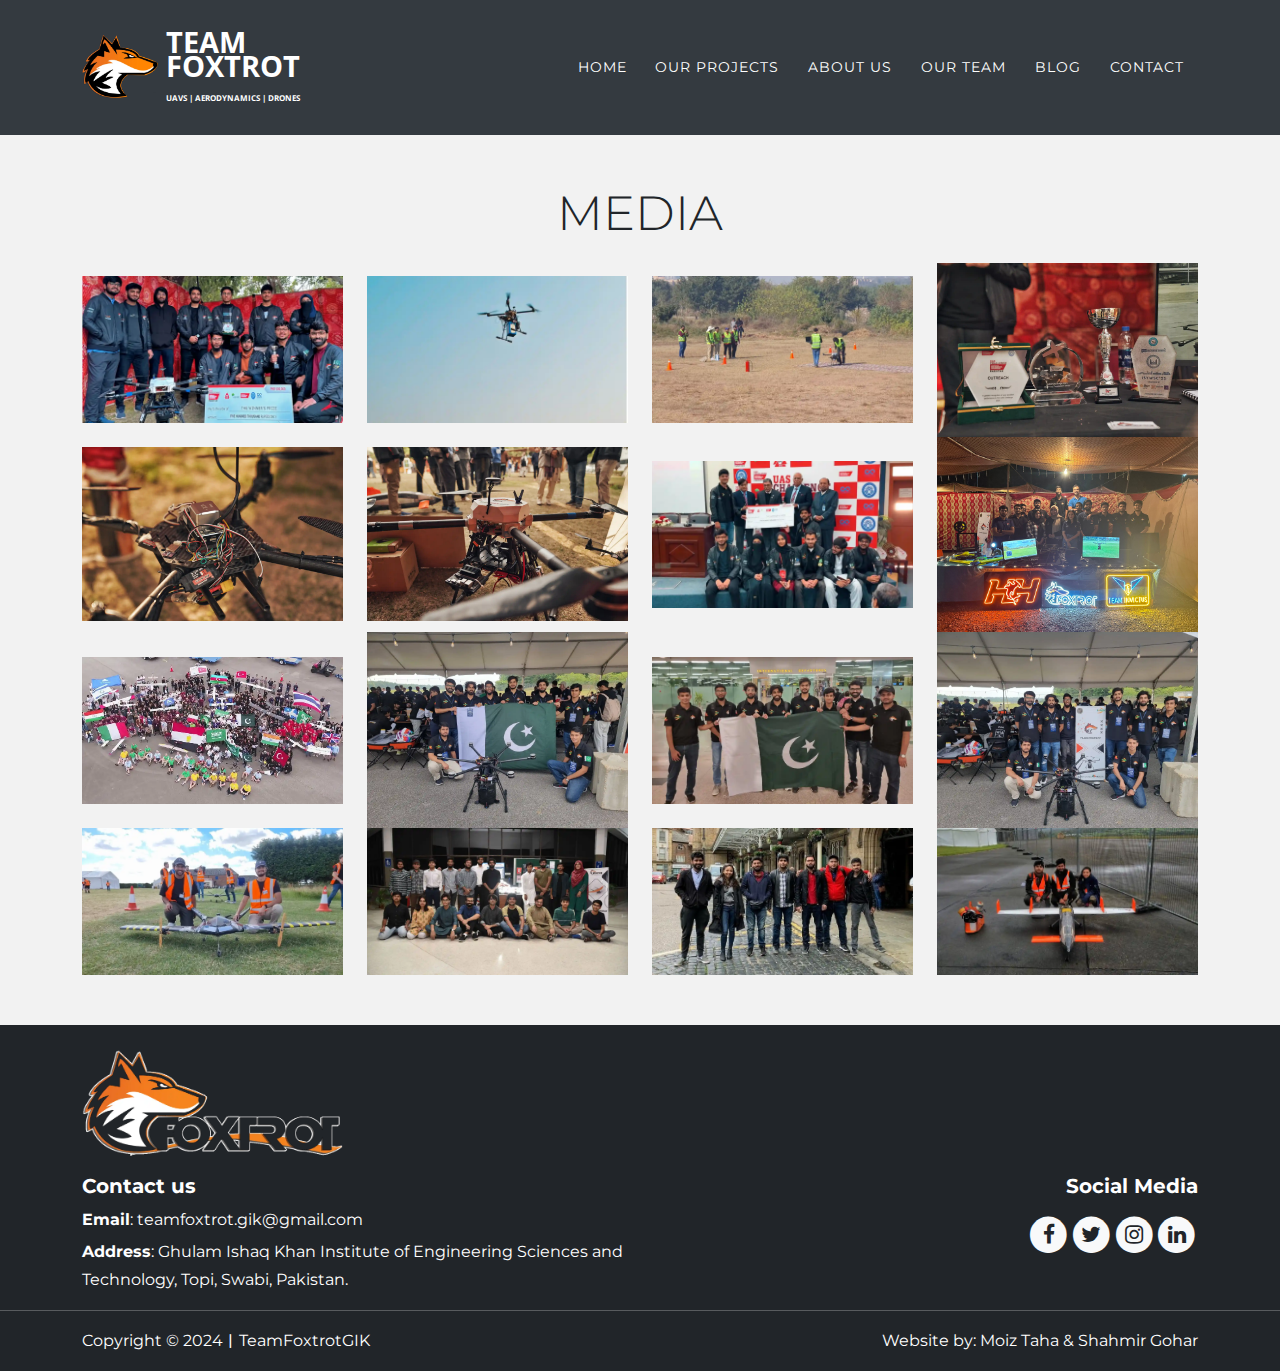
<file: about-us/media.html>
<!DOCTYPE html>
<html data-bs-theme="light" lang="en">

<head>
    <meta charset="utf-8">
    <meta name="viewport" content="width=device-width, initial-scale=1.0, shrink-to-fit=no">
    <title>Media Gallery - Team Foxtrot</title>
    <link rel="canonical" href="https://teamfoxtrot.pk/about-us/media.html">
    <meta property="og:url" content="https://teamfoxtrot.pk/about-us/media.html">
    <meta property="og:type" content="website">
    <meta name="twitter:title" content="Team Foxtrot - GIKI">
    <meta name="twitter:card" content="summary">
    <meta name="twitter:description" content="Team Foxtrot, from Ghulam Ishaq Khan Institute of Engineering Sciences and Technology (GIKI), is run by a group of students from different disciplines, all focused on a common goal: to make practical, fully-autonomous aircraft – called UAVs - and compete with the best in the world. It was in 2018 when a group of brilliant, enthusiastic individuals joined hands and decided to design and build UAVs. As a result, our team incepted and has been competing in national and international events ever since.">
    <meta property="og:image" content="https://teamfoxtrot.pk/assets/img/fox.webp">
    <meta name="description" content="Sneak peak into our activities...">
    <link rel="icon" type="image/webp" sizes="1999x1716" href="../assets/img/fox.webp">
    <link rel="icon" type="image/webp" sizes="1999x1716" href="../assets/img/fox.webp" media="(prefers-color-scheme: dark)">
    <link rel="icon" type="image/webp" sizes="1999x1716" href="../assets/img/fox.webp">
    <link rel="icon" type="image/webp" sizes="1999x1716" href="../assets/img/fox.webp" media="(prefers-color-scheme: dark)">
    <link rel="icon" type="image/webp" sizes="1999x1716" href="../assets/img/fox.webp">
    <link rel="icon" type="image/webp" sizes="1999x1716" href="../assets/img/fox.webp">
    <link rel="icon" type="image/webp" sizes="1999x1716" href="../assets/img/fox.webp">
    <link rel="stylesheet" href="../assets/bootstrap/css/bootstrap.min.css">
    <link rel="stylesheet" href="https://fonts.googleapis.com/css?family=Montserrat:400,700&amp;display=swap">
    <link rel="stylesheet" href="https://fonts.googleapis.com/css?family=Kaushan+Script&amp;display=swap">
    <link rel="stylesheet" href="https://fonts.googleapis.com/css?family=Lato&amp;display=swap">
    <link rel="stylesheet" href="https://fonts.googleapis.com/css?family=Montserrat&amp;display=swap">
    <link rel="stylesheet" href="https://fonts.googleapis.com/css?family=Open+Sans:400,700&amp;display=swap">
    <link rel="stylesheet" href="../assets/fonts/font-awesome.min.css">
    <link rel="stylesheet" href="../assets/css/Contact-Details-icons.css">
</head>

<body id="page-top" data-bs-spy="scroll" data-bs-target="#mainNav" data-bs-offset="54">
    <nav class="navbar navbar-expand-lg sticky-top navbar-dark" id="mainNav" data-bs-spy="scroll" style="background-color: #343a40;">
        <div class="container">
            <div class="d-inline-flex float-start align-items-center flex-sm-shrink-1 align-items-sm-center flex-md-shrink-1 align-items-md-center flex-lg-shrink-1 align-items-lg-center align-items-xl-center align-items-xxl-center"><img src="../assets/img/fox.webp" height="65"><a class="navbar-brand" href="../" style="font-family: 'Open Sans', sans-serif;padding-left: 8px;color: rgb(255,255,255);font-weight: bold;font-size: 29px;line-height: 24px;letter-spacing: 0px;padding-bottom: 0px;">TEAM<br>FOXTROT<br><span class="d-xxl-flex align-items-xxl-start" id="logodesc-1" style="font-size: 8PX;line-height: 24PX;letter-spacing: 0;font-family: 'Open Sans', sans-serif;font-weight: bold;">UAVS | AERODYNAMICS | DRONES</span></a></div><button data-bs-toggle="collapse" data-bs-target="#navbarResponsive" class="navbar-toggler navbar-toggler-right toggle-btn" type="button" aria-controls="navbarResponsive" aria-expanded="false" aria-label="Toggle navigation"><i class="fa fa-bars"></i></button>
            <div class="collapse navbar-collapse" id="navbarResponsive">
                <ul class="navbar-nav ms-auto text-uppercase">
                    <li class="nav-item"><a class="nav-link" href="../">HOME</a></li>
                    <li class="nav-item"><a class="nav-link" href="../our-projects">our projects</a></li>
                    <li class="nav-item"><a class="nav-link" href="../about-us">About us</a></li>
                    <li class="nav-item"><a class="nav-link" href="../our-team">our TEAM</a></li>
                    <li class="nav-item"><a class="nav-link" href="../blogs">BLOG</a></li>
                    <li class="nav-item"><a class="nav-link" href="../contact-us">Contact</a></li>
                </ul>
            </div>
        </div>
    </nav>
    <section style="background: #f2f2f2;padding: 50px 0px;">
        <div class="container">
            <div class="row">
                <div class="col">
                    <h1 class="display-5 text-center" style="padding-bottom: 12px;">MEDIA</h1>
                </div>
            </div>
            <div class="row">
                <div class="col-md-3 align-self-center"><img class="img-fluid" src="../assets/img/Alumni%20reuninon%20stall%20pic.webp"></div>
                <div class="col-md-3 align-self-center"><img class="img-fluid" src="../assets/img/Sylph%20flying%20picture.webp"></div>
                <div class="col-md-3 align-self-center"><img class="img-fluid" src="../assets/img/Competition%20flying%20pic.webp"></div>
                <div class="col-md-3 align-self-center"><img class="img-fluid" src="../assets/img/OMR03306-01.webp"></div>
            </div>
            <div class="row">
                <div class="col-md-3 align-self-center"><img class="img-fluid" src="../assets/img/OMR03299-01.webp"></div>
                <div class="col-md-3 align-self-center"><img class="img-fluid" src="../assets/img/OMR03313-01.webp"></div>
                <div class="col-md-3 align-self-center"><img class="img-fluid" src="../assets/img/Competition%20winning%20picture.webp"></div>
                <div class="col-md-3 align-self-center"><img class="img-fluid" src="../assets/img/PHOTO-2023-09-28-00-36-59%202.jpg"></div>
            </div>
            <div class="row">
                <div class="col-md-3 align-self-center"><img class="img-fluid" src="../assets/img/suas-competition-1.webp"></div>
                <div class="col-md-3 align-self-center"><img class="img-fluid" src="../assets/img/foxtrot-suas-2.webp"></div>
                <div class="col-md-3 align-self-center"><img class="img-fluid" src="../assets/img/foxtrot-suas.webp"></div>
                <div class="col-md-3 align-self-center"><img class="img-fluid" src="../assets/img/foxtrot-suas-3.webp"></div>
            </div>
            <div class="row">
                <div class="col-md-3 align-self-center"><img class="img-fluid" src="../assets/img/Picture3.webp"></div>
                <div class="col-md-3 align-self-center"><img class="img-fluid" src="../assets/img/Picture9.webp"></div>
                <div class="col-md-3 align-self-center"><img class="img-fluid" src="../assets/img/Picture15.webp"></div>
                <div class="col-md-3 align-self-center"><img class="img-fluid" src="../assets/img/Picture4.webp"></div>
            </div>
        </div>
    </section>
    <footer class="text-bg-dark pt-4 pb-0">
        <div class="container">
            <div class="row">
                <div class="col-sm-9 col-md-5 col-lg-3 col-xl-3 col-xxl-3"><img class="img-fluid" src="../assets/img/foxtrot%20logo.webp"></div>
            </div>
        </div>
        <div class="container">
            <div class="row pt-3">
                <div class="col-md-6 text-center text-sm-center text-md-start text-lg-start text-xl-start text-xxl-start">
                    <h5>Contact us</h5>
                    <p class="fs-6 mb-1"><strong>Email</strong>:&nbsp;<a class="link" href="mailto:teamfoxtrot.gik@gmail.com"><span style="color: rgb(255, 255, 255);">teamfoxtrot.gik@gmail.com</span></a></p>
                    <p class="mb-0"><strong><span style="color: rgba(var(--bs-light-rgb), var(--bs-text-opacity));">Address</span></strong><span style="color: rgba(var(--bs-light-rgb), var(--bs-text-opacity));">: Ghulam Ishaq Khan Institute of Engineering Sciences and Technology, Topi, Swabi, Pakistan.</span></p>
                </div>
                <div class="col-md-6 text-center text-sm-center text-md-end text-lg-end text-xl-end text-xxl-end">
                    <h5 class="text-center text-sm-center text-md-end">Social Media</h5>
                    <div class="mt-3"><a href="https://www.facebook.com/TeamFoxtrotGIK/" target="_blank"><span class="fa-stack fa-lg"><i class="fa fa-circle text-light fa-stack-2x"></i><i class="fa fa-facebook text-dark fa-stack-1x fa-inverse"></i></span></a><a href="https://twitter.com/TeamFoxtrot2" target="_blank"><span class="fa-stack fa-lg"><i class="fa fa-circle text-light fa-stack-2x social"></i><i class="fa fa-twitter text-dark fa-stack-1x fa-inverse"></i></span></a><a href="https://instagram.com/teamfoxtrot.uav.giki" target="_blank"><span class="fa-stack fa-lg"><i class="fa fa-circle text-light fa-stack-2x"></i><i class="fa fa-instagram text-dark fa-stack-1x fa-inverse"></i></span></a><a href="https://pk.linkedin.com/company/team-foxtrot" target="_blank"><span class="fa-stack fa-lg"><i class="fa fa-circle text-light fa-stack-2x"></i><i class="fa fa-linkedin text-dark fa-stack-1x fa-inverse"></i></span></a></div>
                </div>
            </div>
        </div>
        <hr>
        <div class="container">
            <div class="row row-cols-1 row-cols-sm-1 row-cols-md-2 row-cols-lg-2 row-cols-xl-2 row-cols-xxl-2">
                <div class="col">
                    <p class="text-center text-sm-center text-md-start text-lg-start text-xl-start text-xxl-start">Copyright&nbsp;© 2024<strong>︱</strong>TeamFoxtrotGIK</p>
                </div>
                <div class="col fs-6 text-center text-md-end">
                    <p>Website by:&nbsp;<a class="link" href="https://www.linkedin.com/in/moiz-taha/" target="_blank"><span style="color: rgb(255, 255, 255);">Moiz Taha</span></a>&nbsp;&amp; Shahmir Gohar</p>
                </div>
            </div>
        </div>
    </footer>
    <script src="../assets/js/jquery.min.js"></script>
    <script src="../assets/bootstrap/js/bootstrap.min.js"></script>
    <script src="../assets/js/foxie.js"></script>
</body>

</html>
</file>
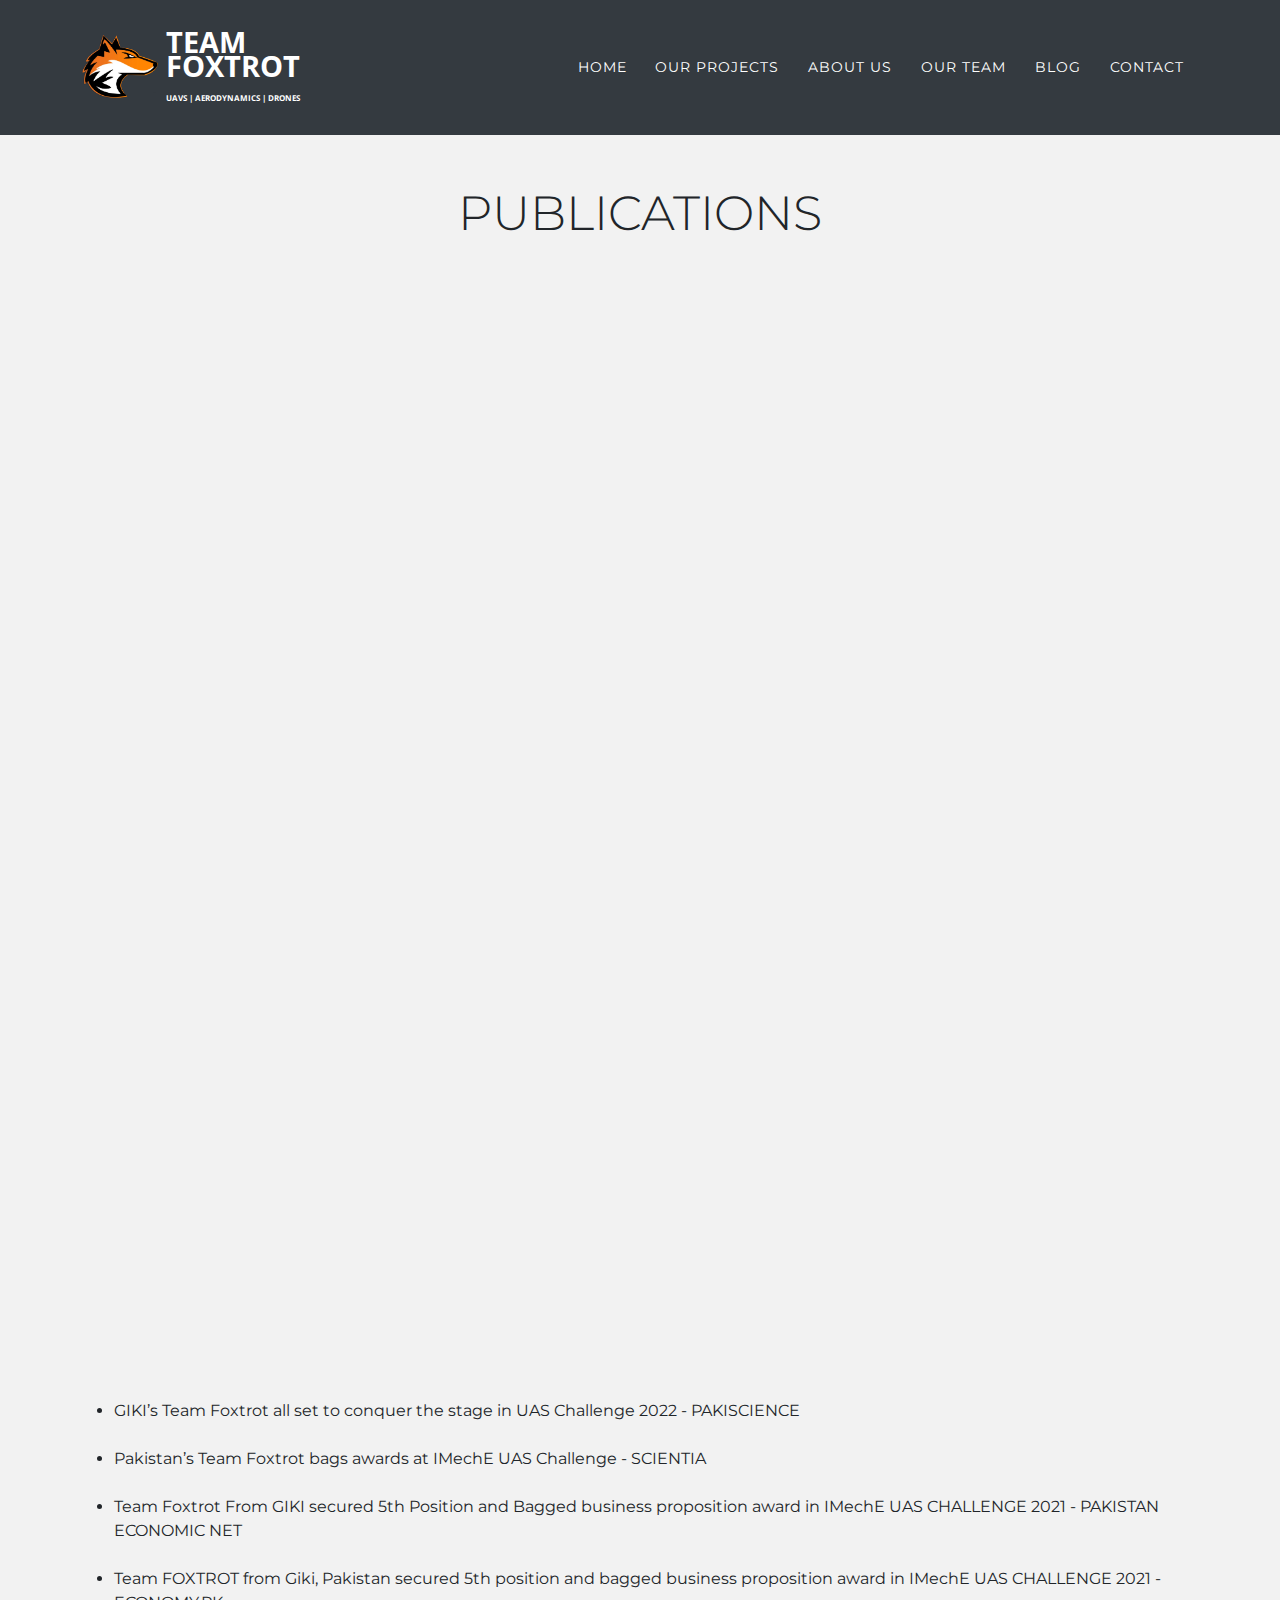
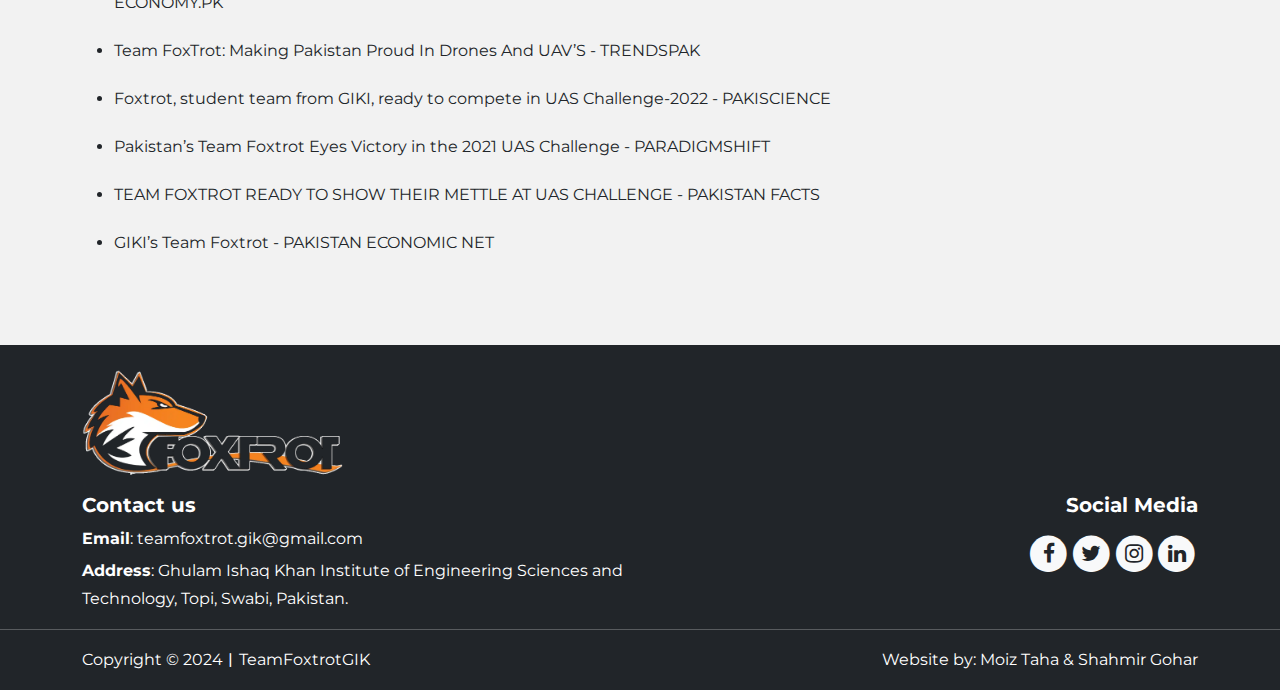
<file: about-us/publications.html>
<!DOCTYPE html>
<html data-bs-theme="light" lang="en">

<head>
    <meta charset="utf-8">
    <meta name="viewport" content="width=device-width, initial-scale=1.0, shrink-to-fit=no">
    <title>Publications - Team Foxtrot</title>
    <link rel="canonical" href="https://teamfoxtrot.pk/about-us/publications.html">
    <meta property="og:url" content="https://teamfoxtrot.pk/about-us/publications.html">
    <meta property="og:type" content="website">
    <meta name="twitter:title" content="Team Foxtrot - GIKI">
    <meta name="twitter:card" content="summary">
    <meta name="twitter:description" content="Team Foxtrot, from Ghulam Ishaq Khan Institute of Engineering Sciences and Technology (GIKI), is run by a group of students from different disciplines, all focused on a common goal: to make practical, fully-autonomous aircraft – called UAVs - and compete with the best in the world. It was in 2018 when a group of brilliant, enthusiastic individuals joined hands and decided to design and build UAVs. As a result, our team incepted and has been competing in national and international events ever since.">
    <meta property="og:image" content="https://teamfoxtrot.pk/assets/img/fox.webp">
    <meta name="description" content="With the recognition gained due to achievements, Team Foxtrot has been invited to physical and virtual interviews on national media channels such as PTV News, PTV World, Express New, PNN News and ABN News. It also enjoys a strong presence on famous blogs over the internet.">
    <link rel="icon" type="image/webp" sizes="1999x1716" href="../assets/img/fox.webp">
    <link rel="icon" type="image/webp" sizes="1999x1716" href="../assets/img/fox.webp" media="(prefers-color-scheme: dark)">
    <link rel="icon" type="image/webp" sizes="1999x1716" href="../assets/img/fox.webp">
    <link rel="icon" type="image/webp" sizes="1999x1716" href="../assets/img/fox.webp" media="(prefers-color-scheme: dark)">
    <link rel="icon" type="image/webp" sizes="1999x1716" href="../assets/img/fox.webp">
    <link rel="icon" type="image/webp" sizes="1999x1716" href="../assets/img/fox.webp">
    <link rel="icon" type="image/webp" sizes="1999x1716" href="../assets/img/fox.webp">
    <link rel="stylesheet" href="../assets/bootstrap/css/bootstrap.min.css">
    <link rel="stylesheet" href="https://fonts.googleapis.com/css?family=Montserrat:400,700&amp;display=swap">
    <link rel="stylesheet" href="https://fonts.googleapis.com/css?family=Kaushan+Script&amp;display=swap">
    <link rel="stylesheet" href="https://fonts.googleapis.com/css?family=Lato&amp;display=swap">
    <link rel="stylesheet" href="https://fonts.googleapis.com/css?family=Montserrat&amp;display=swap">
    <link rel="stylesheet" href="https://fonts.googleapis.com/css?family=Open+Sans:400,700&amp;display=swap">
    <link rel="stylesheet" href="../assets/fonts/font-awesome.min.css">
    <link rel="stylesheet" href="../assets/css/Contact-Details-icons.css">
</head>

<body id="page-top" data-bs-spy="scroll" data-bs-target="#mainNav" data-bs-offset="54">
    <nav class="navbar navbar-expand-lg sticky-top navbar-dark" id="mainNav" data-bs-spy="scroll" style="background-color: #343a40;">
        <div class="container">
            <div class="d-inline-flex float-start align-items-center flex-sm-shrink-1 align-items-sm-center flex-md-shrink-1 align-items-md-center flex-lg-shrink-1 align-items-lg-center align-items-xl-center align-items-xxl-center"><img src="../assets/img/fox.webp" height="65"><a class="navbar-brand" href="../" style="font-family: 'Open Sans', sans-serif;padding-left: 8px;color: rgb(255,255,255);font-weight: bold;font-size: 29px;line-height: 24px;letter-spacing: 0px;padding-bottom: 0px;">TEAM<br>FOXTROT<br><span class="d-xxl-flex align-items-xxl-start" id="logodesc-1" style="font-size: 8PX;line-height: 24PX;letter-spacing: 0;font-family: 'Open Sans', sans-serif;font-weight: bold;">UAVS | AERODYNAMICS | DRONES</span></a></div><button data-bs-toggle="collapse" data-bs-target="#navbarResponsive" class="navbar-toggler navbar-toggler-right toggle-btn" type="button" aria-controls="navbarResponsive" aria-expanded="false" aria-label="Toggle navigation"><i class="fa fa-bars"></i></button>
            <div class="collapse navbar-collapse" id="navbarResponsive">
                <ul class="navbar-nav ms-auto text-uppercase">
                    <li class="nav-item"><a class="nav-link" href="../">HOME</a></li>
                    <li class="nav-item"><a class="nav-link" href="../our-projects">our projects</a></li>
                    <li class="nav-item"><a class="nav-link" href="../about-us">About us</a></li>
                    <li class="nav-item"><a class="nav-link" href="../our-team">our TEAM</a></li>
                    <li class="nav-item"><a class="nav-link" href="../blogs">BLOG</a></li>
                    <li class="nav-item"><a class="nav-link" href="../contact-us">Contact</a></li>
                </ul>
            </div>
        </div>
    </nav>
    <section style="background: #f2f2f2;padding: 50px 0px;">
        <div class="container">
            <div class="row">
                <div class="col">
                    <h1 class="display-5 text-center" style="padding-bottom: 12px;">PUBLICATIONS</h1>
                </div>
            </div>
            <div class="row" style="font-family: Lato, sans-serif;">
                <div class="col text-center"><iframe src="https://www.instagram.com/p/CouWr1ILg2Z/embed" allowtransparency="true" frameborder="0" scrolling="no" width="320" height="550"></iframe></div>
                <div class="col text-center"><iframe src="https://www.instagram.com/p/CULCJ7fjt8a/embed" allowtransparency="true" frameborder="0" scrolling="no" width="320" height="550"></iframe></div>
                <div class="col text-center"><iframe src="https://www.instagram.com/p/CO262fphNhp/embed" allowtransparency="true" frameborder="0" scrolling="no" width="320" height="550"></iframe></div>
                <div class="col text-center"><iframe src="https://www.instagram.com/p/COifHdljk4x/embed" allowtransparency="true" frameborder="0" scrolling="no" width="320" height="550"></iframe></div>
                <div class="col text-center"><iframe src="https://www.instagram.com/p/COasit1hkkn/embed" allowtransparency="true" frameborder="0" scrolling="no" width="320" height="550"></iframe></div>
                <div class="col text-center"><iframe src="https://www.instagram.com/p/COYXduoBdIj/embed" allowtransparency="true" frameborder="0" scrolling="no" width="320" height="550"></iframe></div>
            </div>
            <div class="row">
                <div class="col" style="padding: 12px;">
                    <ul>
                        <li style="text-decoration: rgba(255,255,255,0.5);padding: 12px 0px;"><a class="link-dark" href="https://pakiscience.pk/archives/2202?fbclid=IwAR3Ox91jSpBErJicCmI-3FQhhaGOSeXQt2b7NAt_3rbg1Dem0nMQZHlh17M" target="_blank" style="text-decoration: rgba(255,255,255,0.5);">GIKI’s Team Foxtrot all set to conquer the stage in UAS Challenge 2022 - PAKISCIENCE</a></li>
                        <li style="text-decoration: rgba(255,255,255,0.5);padding: 12px 0px;"><a class="link-dark" href="https://scientiamag.org/pakistans-team-foxtrot-bags-awards-at-imeche-uas-challenge/?fbclid=IwAR0Ebm3McnfY_h-C23R1k8DSiXgc_Zm3HsmBN-I2H8vV-47_2uHyUI3rXSo" target="_blank" style="text-decoration: rgba(255,255,255,0.5);">Pakistan’s Team Foxtrot bags awards at IMechE UAS Challenge - SCIENTIA</a></li>
                        <li style="text-decoration: rgba(255,255,255,0.5);padding: 12px 0px;"><a class="link-dark" href="https://pakistaneconomicnet.com/story/34586/?fbclid=IwAR3N9ob-jg5CYRSZFY3B6aAJIBaYcqbrcZ8Q-rUoiYnLkFltiqVTvoyuZ8s" target="_blank" style="text-decoration: rgba(255,255,255,0.5);">Team Foxtrot From GIKI secured 5th Position and Bagged business proposition award in IMechE UAS CHALLENGE 2021 - PAKISTAN ECONOMIC NET</a></li>
                        <li style="text-decoration: rgba(255,255,255,0.5);padding: 12px 0px;"><a class="link-dark" href="https://www.economy.pk/team-foxtrot-from-giki-pakistan-secured-5th-position-and-bagged-business-proposition-award-in-imeche-uas-challenge-2021/?fbclid=IwAR3uK3myw9jyvJp2WkMAT500GLqrv3GGOs3J1GENY7WzqhS76twOqSRoT-4" target="_blank" style="text-decoration: rgba(255,255,255,0.5);">Team FOXTROT from Giki, Pakistan secured 5th position and bagged business proposition award in IMechE UAS CHALLENGE 2021 - ECONOMY.PK</a></li>
                        <li style="text-decoration: rgba(255,255,255,0.5);padding: 12px 0px;"><a class="link-dark" href="https://trendspak.com/team-foxtrot-drones-uavs/?fbclid=IwAR2gkMez16bCzkOafhMlL_2YNl0GMpa0nX5zeZyb8nibI7dIkUwkR9FIY38" target="_blank" style="text-decoration: rgba(255,255,255,0.5);">Team FoxTrot: Making Pakistan Proud In Drones And UAV’S - TRENDSPAK</a></li>
                        <li style="text-decoration: rgba(255,255,255,0.5);padding: 12px 0px;"><a class="link-dark" href="https://pakiscience.pk/archives/1483?fbclid=IwAR0ALtAdAp17AhJAYJZPn6AN_qI_YHNNPc-vYLoxavMhRZcFQdoyo3ghhfA" target="_blank" style="text-decoration: rgba(255,255,255,0.5);">Foxtrot, student team from GIKI, ready to compete in UAS Challenge-2022 - PAKISCIENCE</a></li>
                        <li style="text-decoration: rgba(255,255,255,0.5);padding: 12px 0px;"><a class="link-dark" href="https://www.paradigmshift.com.pk/uas-challenge-2021/?fbclid=IwAR1Rzk-b02y_2wf42eLtlzuDnhT6k8a5T8xgN1N7C0dJ3fXuxPWWDtcaBnY" target="_blank" style="text-decoration: rgba(255,255,255,0.5);">Pakistan’s Team Foxtrot Eyes Victory in the 2021 UAS Challenge - PARADIGMSHIFT</a></li>
                        <li style="text-decoration: rgba(255,255,255,0.5);padding: 12px 0px;"><a class="link-dark" href="https://pakistanfacts.info/team-foxtrot-giki/?fbclid=IwAR1Q4VLX2rZN4gGXIrvLevCgMwNAjNGPzXvyyINEGyxWTjXEGAzf56H269Q" target="_blank" style="text-decoration: rgba(255,255,255,0.5);">TEAM FOXTROT READY TO SHOW THEIR METTLE AT UAS CHALLENGE - PAKISTAN FACTS</a></li>
                        <li style="text-decoration: rgba(255,255,255,0.5);padding: 12px 0px;"><a class="link-dark" href="https://pakistaneconomicnet.com/story/20521/?fbclid=IwAR0wDNvODuOk7DBjihFxzqQNVYvI8wWBOwY3Ga_OfXn5M1qHZIpP5z7Ev4Y" target="_blank" style="text-decoration: rgba(255,255,255,0.5);">GIKI’s Team Foxtrot - PAKISTAN ECONOMIC NET</a></li>
                    </ul>
                </div>
            </div>
        </div>
    </section>
    <footer class="text-bg-dark pt-4 pb-0">
        <div class="container">
            <div class="row">
                <div class="col-sm-9 col-md-5 col-lg-3 col-xl-3 col-xxl-3"><img class="img-fluid" src="../assets/img/foxtrot%20logo.webp"></div>
            </div>
        </div>
        <div class="container">
            <div class="row pt-3">
                <div class="col-md-6 text-center text-sm-center text-md-start text-lg-start text-xl-start text-xxl-start">
                    <h5>Contact us</h5>
                    <p class="fs-6 mb-1"><strong>Email</strong>:&nbsp;<a class="link" href="mailto:teamfoxtrot.gik@gmail.com"><span style="color: rgb(255, 255, 255);">teamfoxtrot.gik@gmail.com</span></a></p>
                    <p class="mb-0"><strong><span style="color: rgba(var(--bs-light-rgb), var(--bs-text-opacity));">Address</span></strong><span style="color: rgba(var(--bs-light-rgb), var(--bs-text-opacity));">: Ghulam Ishaq Khan Institute of Engineering Sciences and Technology, Topi, Swabi, Pakistan.</span></p>
                </div>
                <div class="col-md-6 text-center text-sm-center text-md-end text-lg-end text-xl-end text-xxl-end">
                    <h5 class="text-center text-sm-center text-md-end">Social Media</h5>
                    <div class="mt-3"><a href="https://www.facebook.com/TeamFoxtrotGIK/" target="_blank"><span class="fa-stack fa-lg"><i class="fa fa-circle text-light fa-stack-2x"></i><i class="fa fa-facebook text-dark fa-stack-1x fa-inverse"></i></span></a><a href="https://twitter.com/TeamFoxtrot2" target="_blank"><span class="fa-stack fa-lg"><i class="fa fa-circle text-light fa-stack-2x social"></i><i class="fa fa-twitter text-dark fa-stack-1x fa-inverse"></i></span></a><a href="https://instagram.com/teamfoxtrot.uav.giki" target="_blank"><span class="fa-stack fa-lg"><i class="fa fa-circle text-light fa-stack-2x"></i><i class="fa fa-instagram text-dark fa-stack-1x fa-inverse"></i></span></a><a href="https://pk.linkedin.com/company/team-foxtrot" target="_blank"><span class="fa-stack fa-lg"><i class="fa fa-circle text-light fa-stack-2x"></i><i class="fa fa-linkedin text-dark fa-stack-1x fa-inverse"></i></span></a></div>
                </div>
            </div>
        </div>
        <hr>
        <div class="container">
            <div class="row row-cols-1 row-cols-sm-1 row-cols-md-2 row-cols-lg-2 row-cols-xl-2 row-cols-xxl-2">
                <div class="col">
                    <p class="text-center text-sm-center text-md-start text-lg-start text-xl-start text-xxl-start">Copyright&nbsp;© 2024<strong>︱</strong>TeamFoxtrotGIK</p>
                </div>
                <div class="col fs-6 text-center text-md-end">
                    <p>Website by:&nbsp;<a class="link" href="https://www.linkedin.com/in/moiz-taha/" target="_blank"><span style="color: rgb(255, 255, 255);">Moiz Taha</span></a>&nbsp;&amp; Shahmir Gohar</p>
                </div>
            </div>
        </div>
    </footer>
    <script src="../assets/js/jquery.min.js"></script>
    <script src="../assets/bootstrap/js/bootstrap.min.js"></script>
    <script src="../assets/js/foxie.js"></script>
</body>

</html>
</file>
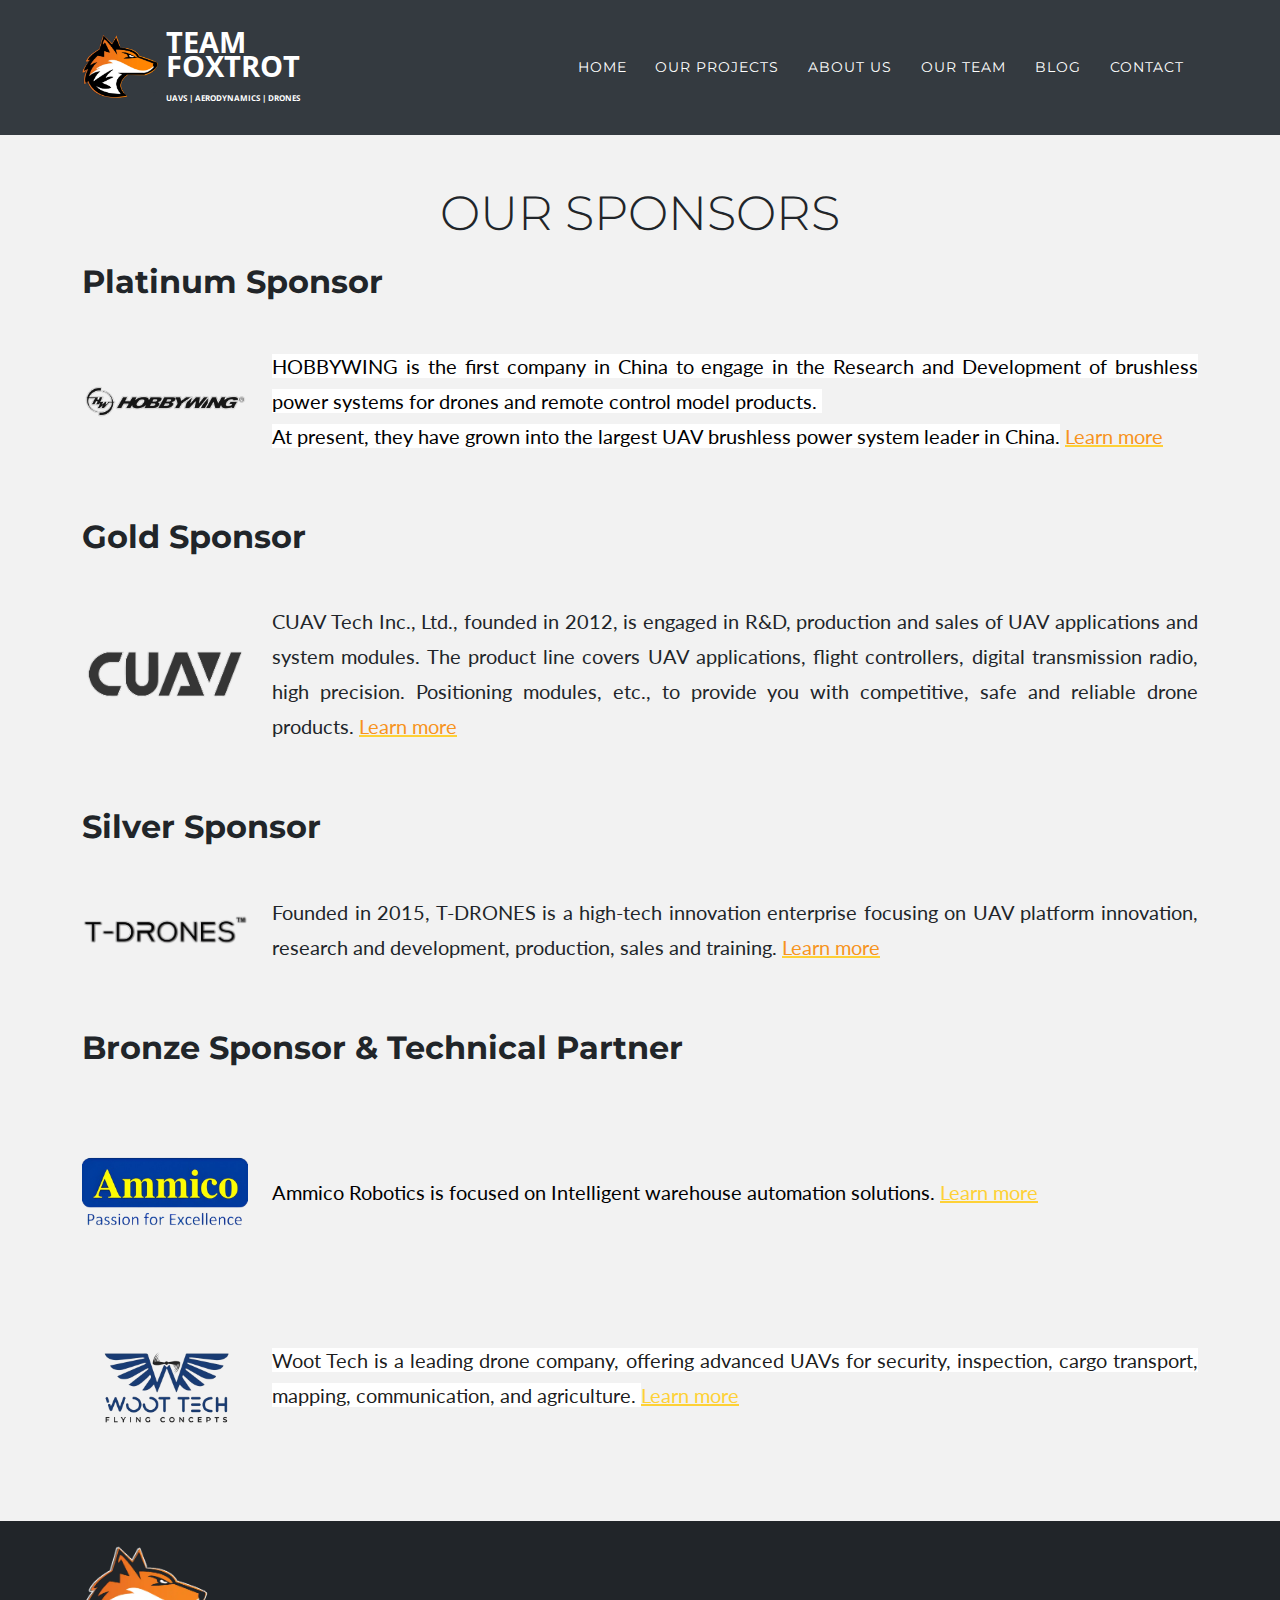
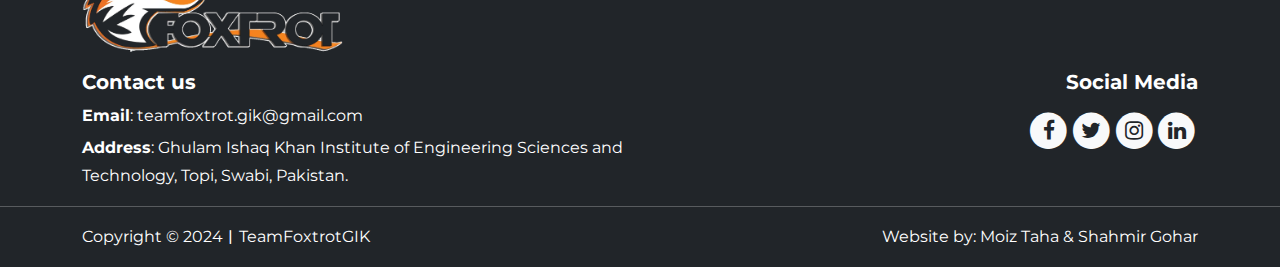
<file: about-us/sponsors.html>
<!DOCTYPE html>
<html data-bs-theme="light" lang="en">

<head>
    <meta charset="utf-8">
    <meta name="viewport" content="width=device-width, initial-scale=1.0, shrink-to-fit=no">
    <title>Sponsors - Team Foxtrot</title>
    <link rel="canonical" href="https://teamfoxtrot.pk/about-us/sponsors.html">
    <meta property="og:url" content="https://teamfoxtrot.pk/about-us/sponsors.html">
    <meta property="og:type" content="website">
    <meta name="twitter:title" content="Team Foxtrot - GIKI">
    <meta name="twitter:card" content="summary">
    <meta name="twitter:description" content="Team Foxtrot, from Ghulam Ishaq Khan Institute of Engineering Sciences and Technology (GIKI), is run by a group of students from different disciplines, all focused on a common goal: to make practical, fully-autonomous aircraft – called UAVs - and compete with the best in the world. It was in 2018 when a group of brilliant, enthusiastic individuals joined hands and decided to design and build UAVs. As a result, our team incepted and has been competing in national and international events ever since.">
    <meta property="og:image" content="https://teamfoxtrot.pk/assets/img/fox.webp">
    <meta name="description" content="Platinum Sponsor - PARCO,
Gold Sponsor - T-Motor &amp; CUAV,
Silver Sponsor - T-Drones &amp; Sakhawet
">
    <link rel="icon" type="image/webp" sizes="1999x1716" href="../assets/img/fox.webp">
    <link rel="icon" type="image/webp" sizes="1999x1716" href="../assets/img/fox.webp" media="(prefers-color-scheme: dark)">
    <link rel="icon" type="image/webp" sizes="1999x1716" href="../assets/img/fox.webp">
    <link rel="icon" type="image/webp" sizes="1999x1716" href="../assets/img/fox.webp" media="(prefers-color-scheme: dark)">
    <link rel="icon" type="image/webp" sizes="1999x1716" href="../assets/img/fox.webp">
    <link rel="icon" type="image/webp" sizes="1999x1716" href="../assets/img/fox.webp">
    <link rel="icon" type="image/webp" sizes="1999x1716" href="../assets/img/fox.webp">
    <link rel="stylesheet" href="../assets/bootstrap/css/bootstrap.min.css">
    <link rel="stylesheet" href="https://fonts.googleapis.com/css?family=Montserrat:400,700&amp;display=swap">
    <link rel="stylesheet" href="https://fonts.googleapis.com/css?family=Kaushan+Script&amp;display=swap">
    <link rel="stylesheet" href="https://fonts.googleapis.com/css?family=Lato&amp;display=swap">
    <link rel="stylesheet" href="https://fonts.googleapis.com/css?family=Montserrat&amp;display=swap">
    <link rel="stylesheet" href="https://fonts.googleapis.com/css?family=Open+Sans:400,700&amp;display=swap">
    <link rel="stylesheet" href="../assets/fonts/font-awesome.min.css">
    <link rel="stylesheet" href="../assets/css/Contact-Details-icons.css">
</head>

<body id="page-top" data-bs-spy="scroll" data-bs-target="#mainNav" data-bs-offset="54">
    <nav class="navbar navbar-expand-lg sticky-top navbar-dark" id="mainNav" data-bs-spy="scroll" style="background-color: #343a40;">
        <div class="container">
            <div class="d-inline-flex float-start align-items-center flex-sm-shrink-1 align-items-sm-center flex-md-shrink-1 align-items-md-center flex-lg-shrink-1 align-items-lg-center align-items-xl-center align-items-xxl-center"><img src="../assets/img/fox.webp" height="65"><a class="navbar-brand" href="../" style="font-family: 'Open Sans', sans-serif;padding-left: 8px;color: rgb(255,255,255);font-weight: bold;font-size: 29px;line-height: 24px;letter-spacing: 0px;padding-bottom: 0px;">TEAM<br>FOXTROT<br><span class="d-xxl-flex align-items-xxl-start" id="logodesc-1" style="font-size: 8PX;line-height: 24PX;letter-spacing: 0;font-family: 'Open Sans', sans-serif;font-weight: bold;">UAVS | AERODYNAMICS | DRONES</span></a></div><button data-bs-toggle="collapse" data-bs-target="#navbarResponsive" class="navbar-toggler navbar-toggler-right toggle-btn" type="button" aria-controls="navbarResponsive" aria-expanded="false" aria-label="Toggle navigation"><i class="fa fa-bars"></i></button>
            <div class="collapse navbar-collapse" id="navbarResponsive">
                <ul class="navbar-nav ms-auto text-uppercase">
                    <li class="nav-item"><a class="nav-link" href="../">HOME</a></li>
                    <li class="nav-item"><a class="nav-link" href="../our-projects">our projects</a></li>
                    <li class="nav-item"><a class="nav-link" href="../about-us">About us</a></li>
                    <li class="nav-item"><a class="nav-link" href="../our-team">our TEAM</a></li>
                    <li class="nav-item"><a class="nav-link" href="../blogs">BLOG</a></li>
                    <li class="nav-item"><a class="nav-link" href="../contact-us">Contact</a></li>
                </ul>
            </div>
        </div>
    </nav>
    <section style="background: #f2f2f2;padding: 50px 0px;">
        <div class="container">
            <div class="row">
                <div class="col">
                    <h1 class="display-5 text-center" style="padding-bottom: 12px;">OUR SPONSORS</h1>
                </div>
            </div>
        </div>
        <div class="container">
            <div class="row">
                <div class="col">
                    <h2 style="padding-bottom: 24px;">Platinum Sponsor</h2>
                </div>
            </div>
            <div class="row">
                <div class="col-md-4 col-lg-3 col-xl-2 col-xxl-2 text-center align-self-center"><img class="img-fluid" src="../assets/img/hobbywing_rbg_out.png" width="367" height="266"></div>
                <div class="col-md-8 col-lg-9 col-xl-10 align-self-center">
                    <p style="text-align: justify;font-family: Lato, sans-serif;font-size: 20px;margin-top: 16px;"><span style="color: rgb(0, 0, 0); background-color: rgb(255, 255, 255);">HOBBYWING is the first company in China to engage in the Research and Development&nbsp;of brushless power systems for drones and remote control model products.&nbsp;</span><br><span style="color: rgb(0, 0, 0); background-color: rgb(255, 255, 255);">At present, they have grown into the largest UAV brushless power system leader in China.</span>&nbsp;<a href="https://www.hobbywing.com/" target="_blank"><span style="color: rgb(247, 148, 29);">Learn more</span></a></p>
                </div>
            </div>
        </div>
        <div class="container">
            <div class="row">
                <div class="col">
                    <h2 style="padding-bottom: 24px;padding-top: 48px;">Gold Sponsor</h2>
                </div>
            </div>
            <div class="row">
                <div class="col-md-4 col-lg-3 col-xl-2 col-xxl-2 text-center align-self-center"><img class="img-fluid" src="../assets/img/CUAV_outline.png" width="367" height="266"></div>
                <div class="col-md-8 col-lg-9 col-xl-10 align-self-center">
                    <p style="text-align: justify;font-family: Lato, sans-serif;margin-top: 16px;font-size: 20px;">CUAV Tech Inc., Ltd., founded in 2012, is engaged in R&amp;D, production and sales of UAV applications and system modules. The product line covers UAV applications, flight controllers, digital transmission radio, high precision. Positioning modules, etc., to provide you with competitive, safe and reliable drone products. <a href="https://www.cuav.net/en/about-cuav/" target="_blank"><span style="color: rgb(247, 148, 29);">Learn more</span></a></p>
                </div>
            </div>
        </div>
        <div class="container">
            <div class="row">
                <div class="col">
                    <h2 style="padding-bottom: 24px;padding-top: 48px;">Silver Sponsor</h2>
                </div>
            </div>
            <div class="row">
                <div class="col-md-4 col-lg-3 col-xl-2 col-xxl-2 text-center align-self-center"><img class="img-fluid" src="../assets/img/tdrones_rbg_outline.png" width="367" height="266"></div>
                <div class="col-md-8 col-lg-9 col-xl-10 align-self-center">
                    <p style="text-align: justify;font-family: Lato, sans-serif;font-size: 20px;margin-top: 16px;">Founded in 2015, T-DRONES is a high-tech innovation enterprise focusing on UAV platform innovation, research and development, production, sales and training. <a href="https://www.t-drones.com/article.php?id=153" target="_blank"><span style="color: rgb(247, 148, 29);">Learn more</span></a></p>
                </div>
            </div>
        </div>
        <div class="container">
            <div class="row">
                <div class="col">
                    <h2 style="padding-bottom: 24px;padding-top: 48px;">Bronze Sponsor &amp; Technical Partner</h2>
                </div>
            </div>
            <div class="row">
                <div class="col-md-4 col-lg-3 col-xl-2 col-xxl-2 text-center align-self-center"><img class="img-fluid" src="../assets/img/ammico_800_rbg.png" width="367" height="266" style="padding: 10px 0px;"></div>
                <div class="col-md-8 col-lg-9 col-xl-10 align-self-center">
                    <p style="text-align: justify;font-family: Lato, sans-serif;font-size: 20px;margin-top: 16px;"><span style="color: rgb(0, 0, 0);">Ammico Robotics is focused on Intelligent ​warehouse ​automation&nbsp;​solutions.&nbsp;</span><a href="https://ammicorobotics.com/" target="_blank">Learn more</a></p>
                </div>
            </div>
            <div class="row">
                <div class="col-md-4 col-lg-3 col-xl-2 col-xxl-2 text-center align-self-center"><img class="img-fluid" src="../assets/img/woottech_rbg.png" width="367" height="266" style="padding: 10px 0px;"></div>
                <div class="col-md-8 col-lg-9 col-xl-10 align-self-center">
                    <p style="text-align: justify;font-family: Lato, sans-serif;font-size: 20px;margin-top: 16px;"><span style="color: rgba(0, 0, 0, 0.9); background-color: rgb(255, 255, 255);">Woot Tech is a leading drone company, offering advanced UAVs for security, inspection, cargo transport, mapping, communication, and agriculture. </span><a href="https://woot-tech.com/" target="_blank">Learn more</a></p>
                </div>
            </div>
        </div>
    </section>
    <footer class="text-bg-dark pt-4 pb-0">
        <div class="container">
            <div class="row">
                <div class="col-sm-9 col-md-5 col-lg-3 col-xl-3 col-xxl-3"><img class="img-fluid" src="../assets/img/foxtrot%20logo.webp"></div>
            </div>
        </div>
        <div class="container">
            <div class="row pt-3">
                <div class="col-md-6 text-center text-sm-center text-md-start text-lg-start text-xl-start text-xxl-start">
                    <h5>Contact us</h5>
                    <p class="fs-6 mb-1"><strong>Email</strong>:&nbsp;<a class="link" href="mailto:teamfoxtrot.gik@gmail.com"><span style="color: rgb(255, 255, 255);">teamfoxtrot.gik@gmail.com</span></a></p>
                    <p class="mb-0"><strong><span style="color: rgba(var(--bs-light-rgb), var(--bs-text-opacity));">Address</span></strong><span style="color: rgba(var(--bs-light-rgb), var(--bs-text-opacity));">: Ghulam Ishaq Khan Institute of Engineering Sciences and Technology, Topi, Swabi, Pakistan.</span></p>
                </div>
                <div class="col-md-6 text-center text-sm-center text-md-end text-lg-end text-xl-end text-xxl-end">
                    <h5 class="text-center text-sm-center text-md-end">Social Media</h5>
                    <div class="mt-3"><a href="https://www.facebook.com/TeamFoxtrotGIK/" target="_blank"><span class="fa-stack fa-lg"><i class="fa fa-circle text-light fa-stack-2x"></i><i class="fa fa-facebook text-dark fa-stack-1x fa-inverse"></i></span></a><a href="https://twitter.com/TeamFoxtrot2" target="_blank"><span class="fa-stack fa-lg"><i class="fa fa-circle text-light fa-stack-2x social"></i><i class="fa fa-twitter text-dark fa-stack-1x fa-inverse"></i></span></a><a href="https://instagram.com/teamfoxtrot.uav.giki" target="_blank"><span class="fa-stack fa-lg"><i class="fa fa-circle text-light fa-stack-2x"></i><i class="fa fa-instagram text-dark fa-stack-1x fa-inverse"></i></span></a><a href="https://pk.linkedin.com/company/team-foxtrot" target="_blank"><span class="fa-stack fa-lg"><i class="fa fa-circle text-light fa-stack-2x"></i><i class="fa fa-linkedin text-dark fa-stack-1x fa-inverse"></i></span></a></div>
                </div>
            </div>
        </div>
        <hr>
        <div class="container">
            <div class="row row-cols-1 row-cols-sm-1 row-cols-md-2 row-cols-lg-2 row-cols-xl-2 row-cols-xxl-2">
                <div class="col">
                    <p class="text-center text-sm-center text-md-start text-lg-start text-xl-start text-xxl-start">Copyright&nbsp;© 2024<strong>︱</strong>TeamFoxtrotGIK</p>
                </div>
                <div class="col fs-6 text-center text-md-end">
                    <p>Website by:&nbsp;<a class="link" href="https://www.linkedin.com/in/moiz-taha/" target="_blank"><span style="color: rgb(255, 255, 255);">Moiz Taha</span></a>&nbsp;&amp; Shahmir Gohar</p>
                </div>
            </div>
        </div>
    </footer>
    <script src="../assets/js/jquery.min.js"></script>
    <script src="../assets/bootstrap/js/bootstrap.min.js"></script>
    <script src="../assets/js/foxie.js"></script>
</body>

</html>
</file>
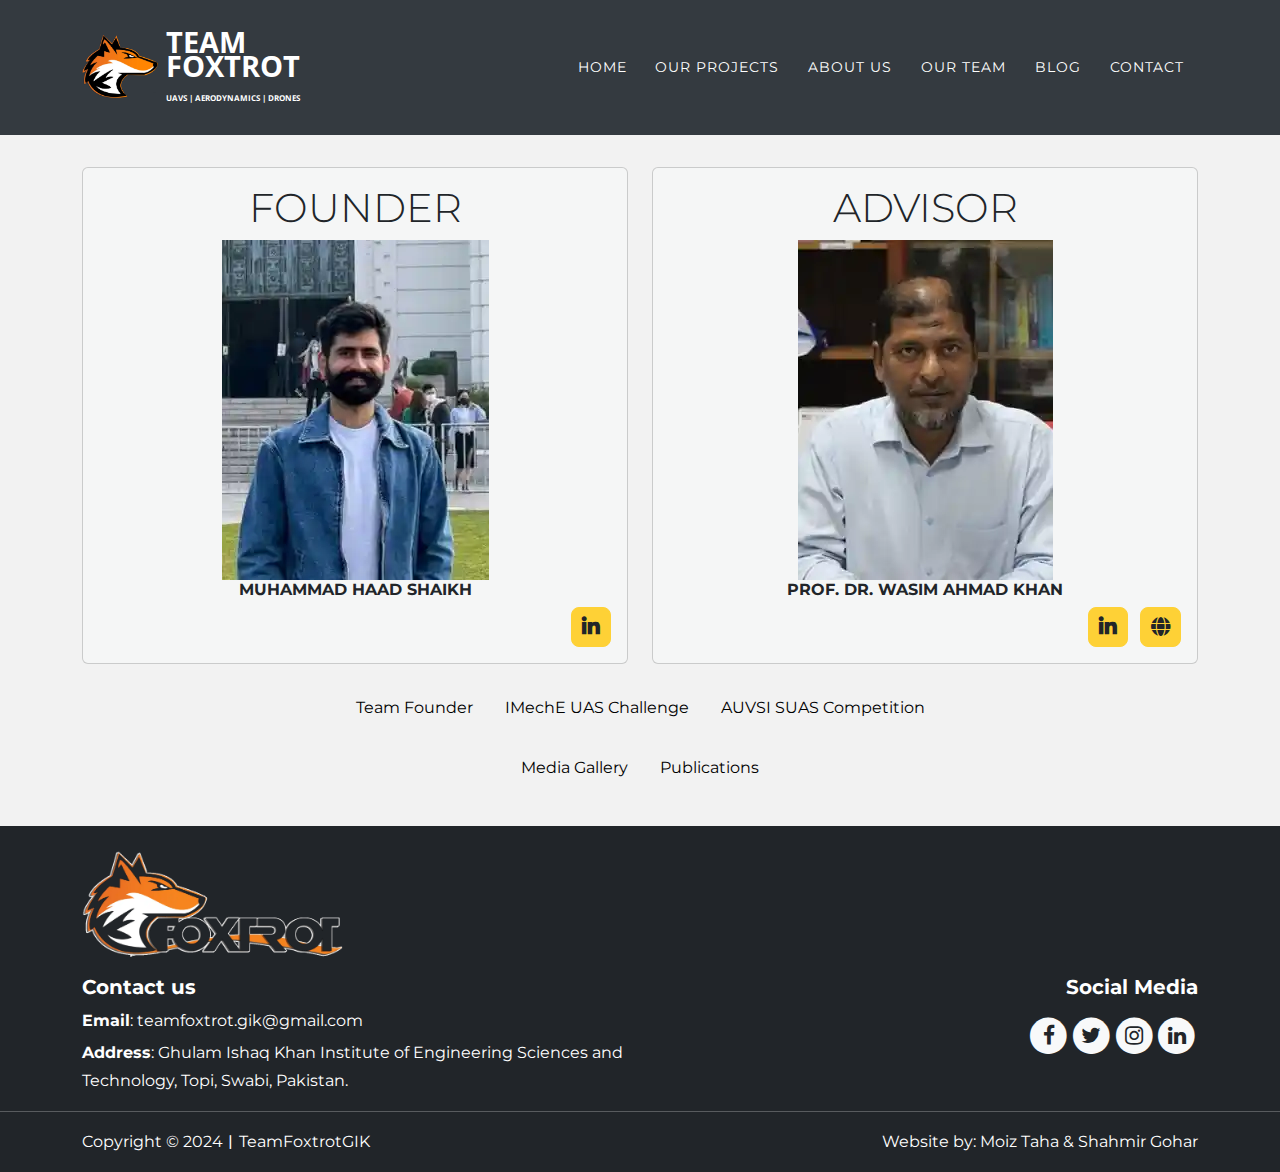
<file: about-us/team-founder.html>
<!DOCTYPE html>
<html data-bs-theme="light" lang="en">

<head>
    <meta charset="utf-8">
    <meta name="viewport" content="width=device-width, initial-scale=1.0, shrink-to-fit=no">
    <title>Founder - Team Foxtrot</title>
    <link rel="canonical" href="https://teamfoxtrot.pk/about-us/team-founder.html">
    <meta property="og:url" content="https://teamfoxtrot.pk/about-us/team-founder.html">
    <meta property="og:type" content="website">
    <meta name="twitter:title" content="Team Foxtrot - GIKI">
    <meta name="twitter:card" content="summary">
    <meta name="twitter:description" content="Team Foxtrot, from Ghulam Ishaq Khan Institute of Engineering Sciences and Technology (GIKI), is run by a group of students from different disciplines, all focused on a common goal: to make practical, fully-autonomous aircraft – called UAVs - and compete with the best in the world. It was in 2018 when a group of brilliant, enthusiastic individuals joined hands and decided to design and build UAVs. As a result, our team incepted and has been competing in national and international events ever since.">
    <meta name="description" content="Team Foxtrot, from Ghulam Ishaq Khan Institute of Engineering Sciences and Technology (GIKI), is run by a group of students from different disciplines, all focused on a common goal: to make practical, fully-autonomous aircraft – called UAVs - and compete with the best in the world. It was in 2018 when a group of brilliant, enthusiastic individuals joined hands and decided to design and build UAVs. As a result, our team incepted and has been competing in national and international events ever since.">
    <meta property="og:image" content="https://teamfoxtrot.pk/assets/img/fox.webp">
    <link rel="icon" type="image/webp" sizes="1999x1716" href="../assets/img/fox.webp">
    <link rel="icon" type="image/webp" sizes="1999x1716" href="../assets/img/fox.webp" media="(prefers-color-scheme: dark)">
    <link rel="icon" type="image/webp" sizes="1999x1716" href="../assets/img/fox.webp">
    <link rel="icon" type="image/webp" sizes="1999x1716" href="../assets/img/fox.webp" media="(prefers-color-scheme: dark)">
    <link rel="icon" type="image/webp" sizes="1999x1716" href="../assets/img/fox.webp">
    <link rel="icon" type="image/webp" sizes="1999x1716" href="../assets/img/fox.webp">
    <link rel="icon" type="image/webp" sizes="1999x1716" href="../assets/img/fox.webp">
    <link rel="stylesheet" href="../assets/bootstrap/css/bootstrap.min.css">
    <link rel="stylesheet" href="https://fonts.googleapis.com/css?family=Montserrat:400,700&amp;display=swap">
    <link rel="stylesheet" href="https://fonts.googleapis.com/css?family=Kaushan+Script&amp;display=swap">
    <link rel="stylesheet" href="https://fonts.googleapis.com/css?family=Lato&amp;display=swap">
    <link rel="stylesheet" href="https://fonts.googleapis.com/css?family=Montserrat&amp;display=swap">
    <link rel="stylesheet" href="https://fonts.googleapis.com/css?family=Open+Sans:400,700&amp;display=swap">
    <link rel="stylesheet" href="../assets/fonts/fontawesome-all.min.css">
    <link rel="stylesheet" href="../assets/fonts/font-awesome.min.css">
    <link rel="stylesheet" href="../assets/fonts/fontawesome5-overrides.min.css">
    <link rel="stylesheet" href="../assets/css/Contact-Details-icons.css">
</head>

<body id="page-top" data-bs-spy="scroll" data-bs-target="#mainNav" data-bs-offset="54" style="--bs-body-bg: #f2f2f2;">
    <nav class="navbar navbar-expand-lg sticky-top navbar-dark" id="mainNav" data-bs-spy="scroll" style="background-color: #343a40;">
        <div class="container">
            <div class="d-inline-flex float-start align-items-center flex-sm-shrink-1 align-items-sm-center flex-md-shrink-1 align-items-md-center flex-lg-shrink-1 align-items-lg-center align-items-xl-center align-items-xxl-center"><img src="../assets/img/fox.webp" height="65"><a class="navbar-brand" href="../" style="font-family: 'Open Sans', sans-serif;padding-left: 8px;color: rgb(255,255,255);font-weight: bold;font-size: 29px;line-height: 24px;letter-spacing: 0px;padding-bottom: 0px;">TEAM<br>FOXTROT<br><span class="d-xxl-flex align-items-xxl-start" id="logodesc-1" style="font-size: 8PX;line-height: 24PX;letter-spacing: 0;font-family: 'Open Sans', sans-serif;font-weight: bold;">UAVS | AERODYNAMICS | DRONES</span></a></div><button data-bs-toggle="collapse" data-bs-target="#navbarResponsive" class="navbar-toggler navbar-toggler-right toggle-btn" type="button" aria-controls="navbarResponsive" aria-expanded="false" aria-label="Toggle navigation"><i class="fa fa-bars"></i></button>
            <div class="collapse navbar-collapse" id="navbarResponsive">
                <ul class="navbar-nav ms-auto text-uppercase">
                    <li class="nav-item"><a class="nav-link" href="../">HOME</a></li>
                    <li class="nav-item"><a class="nav-link" href="../our-projects">our projects</a></li>
                    <li class="nav-item"><a class="nav-link" href="../about-us">About us</a></li>
                    <li class="nav-item"><a class="nav-link" href="../our-team">our TEAM</a></li>
                    <li class="nav-item"><a class="nav-link" href="../blogs">BLOG</a></li>
                    <li class="nav-item"><a class="nav-link" href="../contact-us">Contact</a></li>
                </ul>
            </div>
        </div>
    </nav>
    <section style="padding: 20px 0px;">
        <div class="container">
            <div class="row">
                <div class="col m-auto" style="padding: 12px;">
                    <div class="card bg-light bg-opacity-50">
                        <div class="card-body" style="text-align: center;">
                            <h6 class="display-6 card-title">FOUNDER</h6>
                            <div class="text-center"><img class="img-fluid" src="../assets/img/Picture13.webp"></div>
                            <h6 class="card-title">MUHAMMAD HAAD SHAIKH</h6>
                            <div class="text-end"><a class="btn btn-primary btn-lg link-dark" role="button" target="_blank" href="https://www.linkedin.com/in/haad-shaikh/" style="padding: 4px 10px;"><i class="fab fa-linkedin-in"></i></a></div>
                        </div>
                    </div>
                </div>
                <div class="col m-auto">
                    <div class="card bg-light bg-opacity-50">
                        <div class="card-body text-center">
                            <h6 class="display-6 card-title">ADVISOR</h6>
                            <div class="text-center"><img src="../assets/img/Picture12.webp"></div>
                            <h6 class="card-title">PROF. DR. WASIM AHMAD KHAN</h6>
                            <div class="text-end"><a class="btn btn-primary btn-lg link-dark" role="button" target="_blank" style="padding: 4px 10px;margin-right: 12px;" href="https://www.linkedin.com/in/professor-dr-wasim-a-khan-ceng-fimeche-547b2512?lipi=urn%3Ali%3Apage%3Ad_flagship3_profile_view_base_contact_details%3BRaAb3mGnTYS7438gjUckIA%3D%3D"><i class="fab fa-linkedin-in"></i></a><a class="btn btn-primary btn-lg link-dark" role="button" target="_blank" href="https://giki.edu.pk/personnel/prof-dr-wasim-ahmed-khan/" style="padding: 4px 10px;"><i class="fas fa-globe"></i></a></div>
                        </div>
                    </div>
                </div>
            </div>
            <div class="row">
                <div class="col m-auto">
                    <div class="text-center d-xxl-flex flex-grow-1 flex-fill justify-content-xxl-center" style="margin-top: 10px;">
                        <ul class="list-inline">
                            <li class="list-inline-item" style="padding: 10px;"><a class="link" href="../about-us/team-founder.html"><span style="color: rgb(0, 0, 0);">Team Founder</span></a></li>
                            <li class="list-inline-item" style="padding: 10px;"><a class="link" href="../about-us/imeche-uas-challenge.html"><span style="color: rgb(0, 0, 0);">IMechE UAS Challenge</span></a></li>
                            <li class="list-inline-item" style="padding: 10px;"><a class="link" href="../about-us/auvsi-suas-competition.html"><span style="color: rgb(0, 0, 0);">AUVSI SUAS Competition</span></a></li>
                        </ul>
                        <ul class="list-inline">
                            <li class="list-inline-item" style="padding: 10px;"><a class="link" href="../about-us/media.html"><span style="color: rgb(0, 0, 0);">Media Gallery</span></a></li>
                            <li class="list-inline-item" style="padding: 10px;"><a class="link" href="../about-us/publications.html"><span style="color: rgb(0, 0, 0);">Publications</span></a></li>
                        </ul>
                    </div>
                </div>
            </div>
        </div>
    </section>
    <footer class="text-bg-dark pt-4 pb-0">
        <div class="container">
            <div class="row">
                <div class="col-sm-9 col-md-5 col-lg-3 col-xl-3 col-xxl-3"><img class="img-fluid" src="../assets/img/foxtrot%20logo.webp"></div>
            </div>
        </div>
        <div class="container">
            <div class="row pt-3">
                <div class="col-md-6 text-center text-sm-center text-md-start text-lg-start text-xl-start text-xxl-start">
                    <h5>Contact us</h5>
                    <p class="fs-6 mb-1"><strong>Email</strong>:&nbsp;<a class="link" href="mailto:teamfoxtrot.gik@gmail.com"><span style="color: rgb(255, 255, 255);">teamfoxtrot.gik@gmail.com</span></a></p>
                    <p class="mb-0"><strong><span style="color: rgba(var(--bs-light-rgb), var(--bs-text-opacity));">Address</span></strong><span style="color: rgba(var(--bs-light-rgb), var(--bs-text-opacity));">: Ghulam Ishaq Khan Institute of Engineering Sciences and Technology, Topi, Swabi, Pakistan.</span></p>
                </div>
                <div class="col-md-6 text-center text-sm-center text-md-end text-lg-end text-xl-end text-xxl-end">
                    <h5 class="text-center text-sm-center text-md-end">Social Media</h5>
                    <div class="mt-3"><a href="https://www.facebook.com/TeamFoxtrotGIK/" target="_blank"><span class="fa-stack fa-lg"><i class="fa fa-circle text-light fa-stack-2x"></i><i class="fa fa-facebook text-dark fa-stack-1x fa-inverse"></i></span></a><a href="https://twitter.com/TeamFoxtrot2" target="_blank"><span class="fa-stack fa-lg"><i class="fa fa-circle text-light fa-stack-2x social"></i><i class="fa fa-twitter text-dark fa-stack-1x fa-inverse"></i></span></a><a href="https://instagram.com/teamfoxtrot.uav.giki" target="_blank"><span class="fa-stack fa-lg"><i class="fa fa-circle text-light fa-stack-2x"></i><i class="fa fa-instagram text-dark fa-stack-1x fa-inverse"></i></span></a><a href="https://pk.linkedin.com/company/team-foxtrot" target="_blank"><span class="fa-stack fa-lg"><i class="fa fa-circle text-light fa-stack-2x"></i><i class="fa fa-linkedin text-dark fa-stack-1x fa-inverse"></i></span></a></div>
                </div>
            </div>
        </div>
        <hr>
        <div class="container">
            <div class="row row-cols-1 row-cols-sm-1 row-cols-md-2 row-cols-lg-2 row-cols-xl-2 row-cols-xxl-2">
                <div class="col">
                    <p class="text-center text-sm-center text-md-start text-lg-start text-xl-start text-xxl-start">Copyright&nbsp;© 2024<strong>︱</strong>TeamFoxtrotGIK</p>
                </div>
                <div class="col fs-6 text-center text-md-end">
                    <p>Website by:&nbsp;<a class="link" href="https://www.linkedin.com/in/moiz-taha/" target="_blank"><span style="color: rgb(255, 255, 255);">Moiz Taha</span></a>&nbsp;&amp; Shahmir Gohar</p>
                </div>
            </div>
        </div>
    </footer>
    <script src="../assets/js/jquery.min.js"></script>
    <script src="../assets/bootstrap/js/bootstrap.min.js"></script>
    <script src="../assets/js/foxie.js"></script>
</body>

</html>
</file>
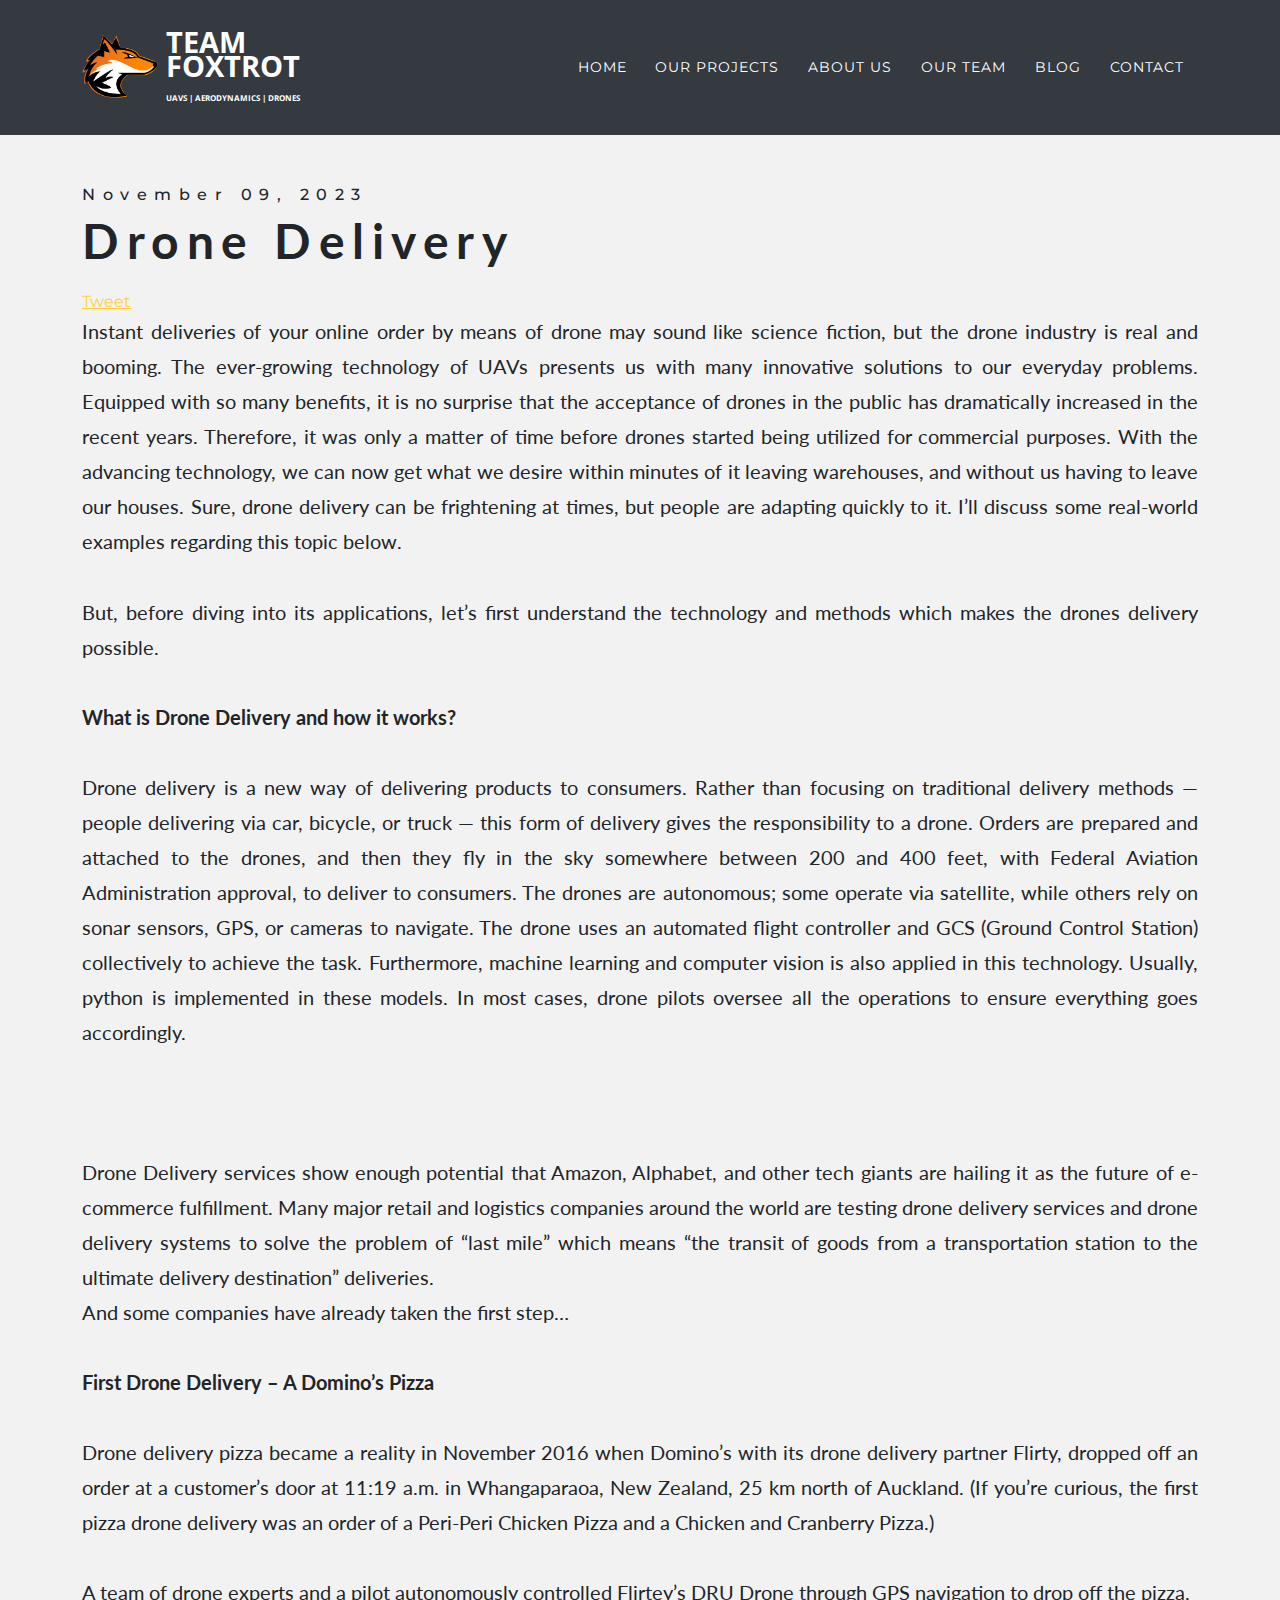
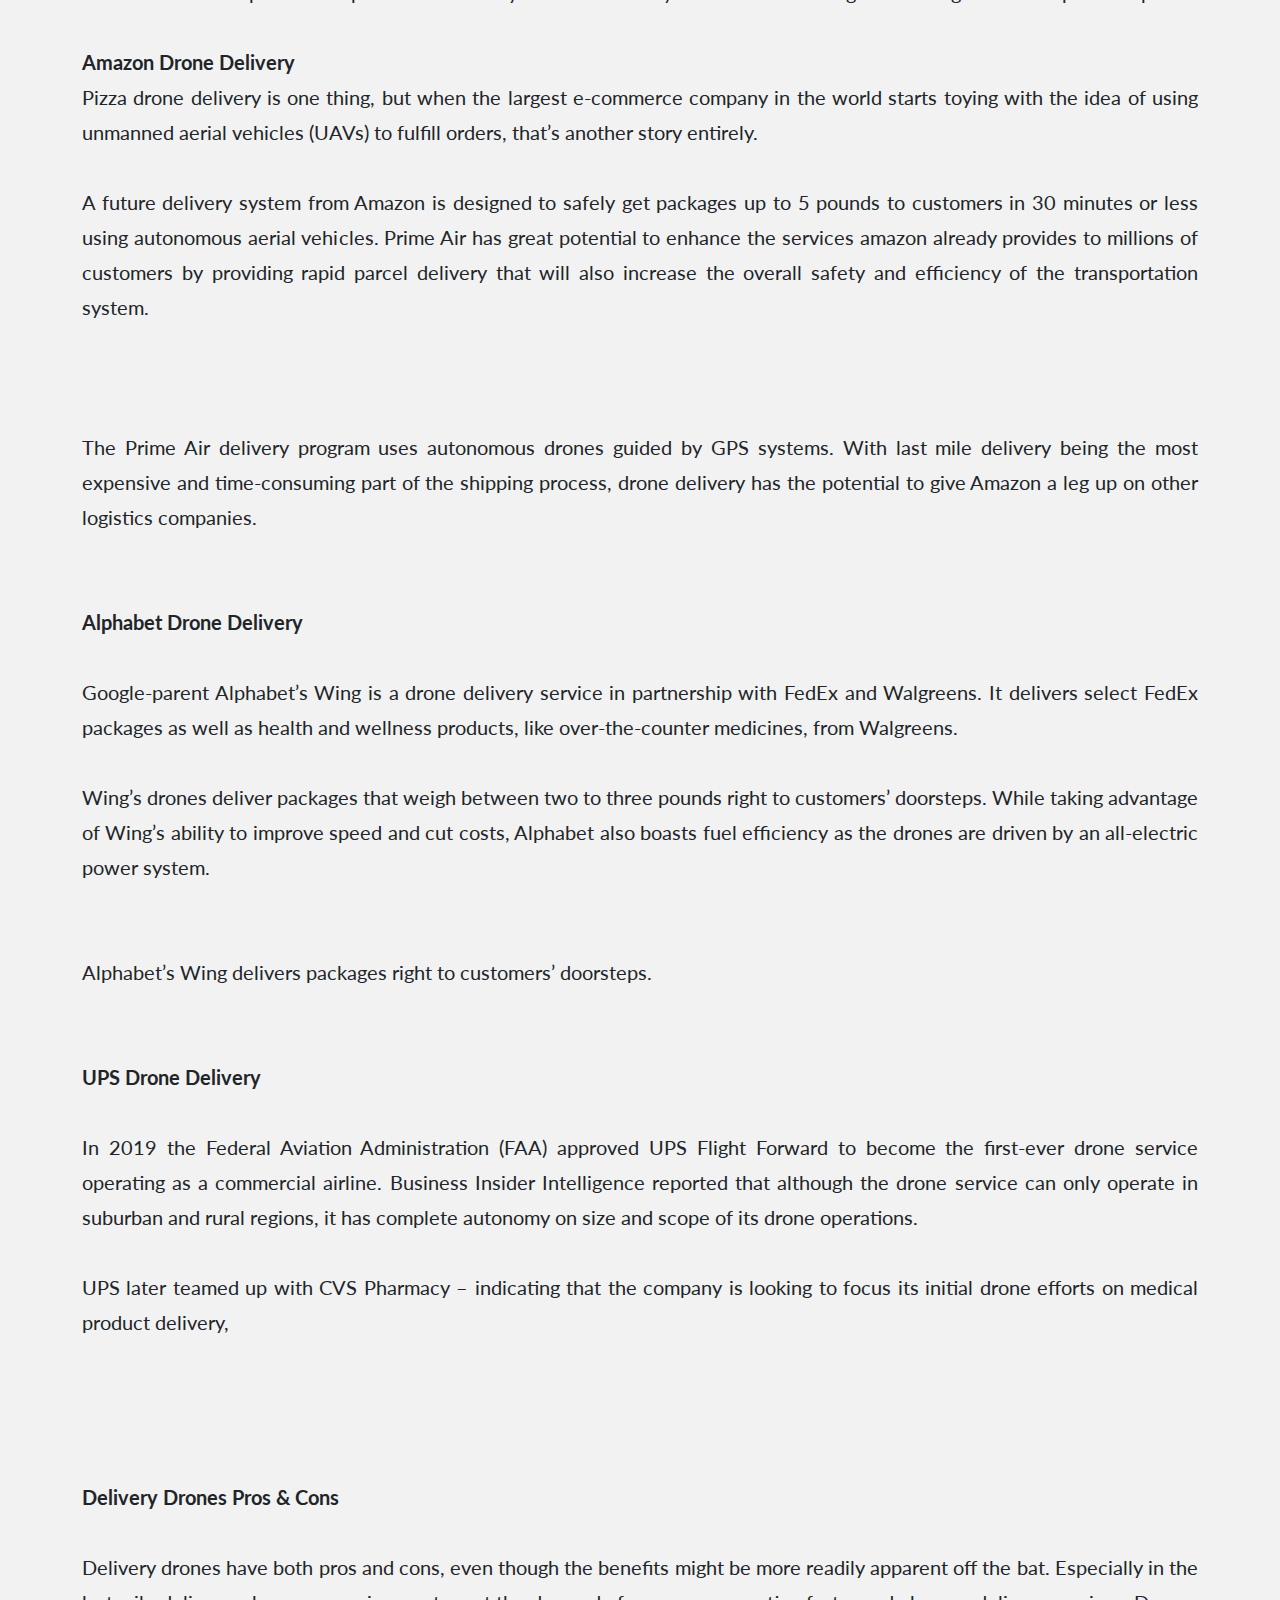
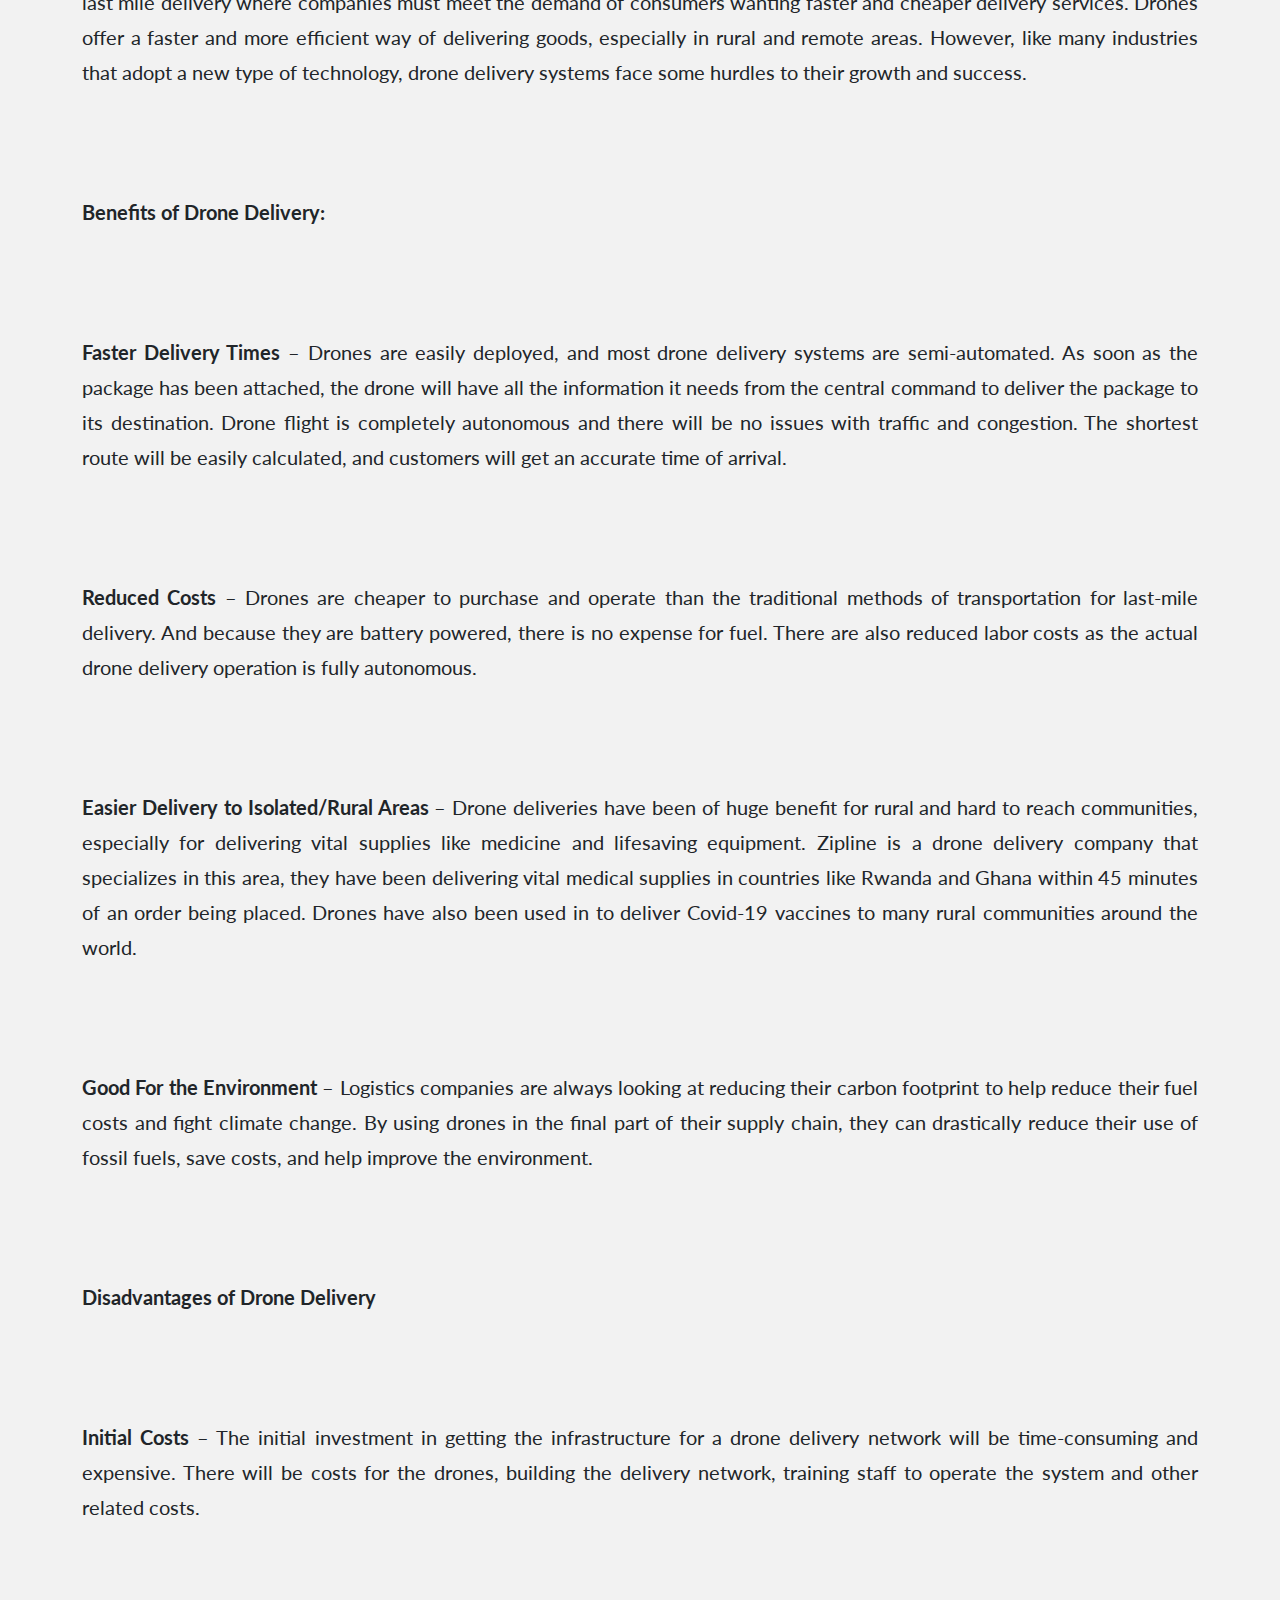
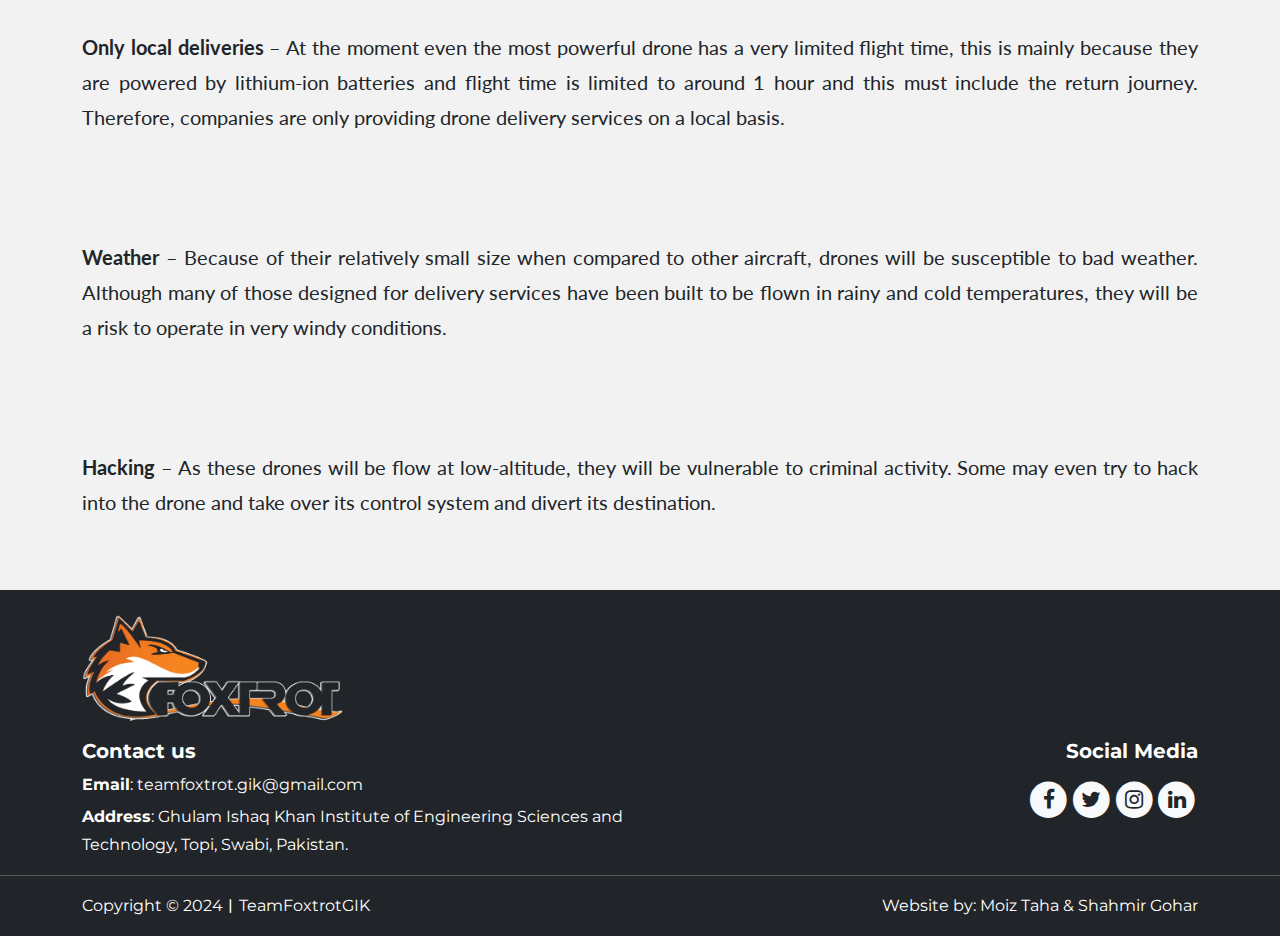
<file: blogs/Drone Delivery.html>
<!DOCTYPE html>
<html data-bs-theme="light" lang="en">

<head>
    <meta charset="utf-8">
    <meta name="viewport" content="width=device-width, initial-scale=1.0, shrink-to-fit=no">
    <title>Drone Delivery - Blog</title>
    <link rel="canonical" href="https://teamfoxtrot.pk/blogs/Drone Delivery.html">
    <meta property="og:url" content="https://teamfoxtrot.pk/blogs/Drone Delivery.html">
    <meta property="og:type" content="website">
    <meta name="twitter:card" content="summary">
    <meta property="og:image" content="https://teamfoxtrot.pk/assets/img/fox.webp">
    <meta name="twitter:description" content="UAVs are becoming more common and well-known among the public, and in the future, they may be widely used for a variety of tasks. However, many people are unaware that UAVs are a relatively old concept that has taken a long time to develop into the well-developed machines known as drones that we have today. The first unmanned aerial vehicles (UAVs) appeared in the 1780s. This blog will discuss the earliest UAVs and how they evolved to where we are today, including the first weaponized UAVs and the technology's prospects.">
    <meta name="twitter:title" content="History and Development of UAV Technology - Blog">
    <meta name="description" content="Instant deliveries of your online order by means of drone may sound like science fiction, but the drone industry is real and booming. The ever-growing technology of UAVs presents us with many innovative solutions to our everyday problems. Equipped with so many benefits, it is no surprise that the acceptance of drones in the public has dramatically increased in the recent years. Therefore, it was only a matter of time before drones...">
    <link rel="icon" type="image/webp" sizes="1999x1716" href="../assets/img/fox.webp">
    <link rel="icon" type="image/webp" sizes="1999x1716" href="../assets/img/fox.webp" media="(prefers-color-scheme: dark)">
    <link rel="icon" type="image/webp" sizes="1999x1716" href="../assets/img/fox.webp">
    <link rel="icon" type="image/webp" sizes="1999x1716" href="../assets/img/fox.webp" media="(prefers-color-scheme: dark)">
    <link rel="icon" type="image/webp" sizes="1999x1716" href="../assets/img/fox.webp">
    <link rel="icon" type="image/webp" sizes="1999x1716" href="../assets/img/fox.webp">
    <link rel="icon" type="image/webp" sizes="1999x1716" href="../assets/img/fox.webp">
    <link rel="stylesheet" href="../assets/bootstrap/css/bootstrap.min.css">
    <link rel="stylesheet" href="https://fonts.googleapis.com/css?family=Montserrat:400,700&amp;display=swap">
    <link rel="stylesheet" href="https://fonts.googleapis.com/css?family=Kaushan+Script&amp;display=swap">
    <link rel="stylesheet" href="https://fonts.googleapis.com/css?family=Lato&amp;display=swap">
    <link rel="stylesheet" href="https://fonts.googleapis.com/css?family=Montserrat&amp;display=swap">
    <link rel="stylesheet" href="https://fonts.googleapis.com/css?family=Open+Sans:400,700&amp;display=swap">
    <link rel="stylesheet" href="../assets/fonts/font-awesome.min.css">
    <link rel="stylesheet" href="../assets/css/Contact-Details-icons.css">
</head>

<body id="page-top" data-bs-spy="scroll" data-bs-target="#mainNav" data-bs-offset="54">
    <nav class="navbar navbar-expand-lg sticky-top navbar-dark" id="mainNav" data-bs-spy="scroll" style="background-color: #343a40;">
        <div class="container">
            <div class="d-inline-flex float-start align-items-center flex-sm-shrink-1 align-items-sm-center flex-md-shrink-1 align-items-md-center flex-lg-shrink-1 align-items-lg-center align-items-xl-center align-items-xxl-center"><img src="../assets/img/fox.webp" height="65"><a class="navbar-brand" href="../" style="font-family: 'Open Sans', sans-serif;padding-left: 8px;color: rgb(255,255,255);font-weight: bold;font-size: 29px;line-height: 24px;letter-spacing: 0px;padding-bottom: 0px;">TEAM<br>FOXTROT<br><span class="d-xxl-flex align-items-xxl-start" id="logodesc-1" style="font-size: 8PX;line-height: 24PX;letter-spacing: 0;font-family: 'Open Sans', sans-serif;font-weight: bold;">UAVS | AERODYNAMICS | DRONES</span></a></div><button data-bs-toggle="collapse" data-bs-target="#navbarResponsive" class="navbar-toggler navbar-toggler-right toggle-btn" type="button" aria-controls="navbarResponsive" aria-expanded="false" aria-label="Toggle navigation"><i class="fa fa-bars"></i></button>
            <div class="collapse navbar-collapse" id="navbarResponsive">
                <ul class="navbar-nav ms-auto text-uppercase">
                    <li class="nav-item"><a class="nav-link" href="../">HOME</a></li>
                    <li class="nav-item"><a class="nav-link" href="../our-projects">our projects</a></li>
                    <li class="nav-item"><a class="nav-link" href="../about-us">About us</a></li>
                    <li class="nav-item"><a class="nav-link" href="../our-team">our TEAM</a></li>
                    <li class="nav-item"><a class="nav-link" href="../blogs">BLOG</a></li>
                    <li class="nav-item"><a class="nav-link" href="../contact-us">Contact</a></li>
                </ul>
            </div>
        </div>
    </nav>
    <section style="background: #f2f2f2;padding: 50px 0px;">
        <div class="container">
            <div class="row">
                <div class="col-md-12">
                    <h6 style="letter-spacing: 7.5px;font-family: Montserrat, sans-serif;font-weight: 500;">November 09, 2023</h6>
                    <h1 class="display-5 text-start" style="font-family: Lato, sans-serif;letter-spacing: 7.5px;padding-bottom: 12px;font-weight: bold;">Drone Delivery</h1>
                    <div><a href="https://twitter.com/share?ref_src=twsrc%5Etfw" class="twitter-share-button" data-show-count="false">Tweet</a><script async src="https://platform.twitter.com/widgets.js" charset="utf-8"></script>


<div class="fb-like" data-href="https://teamfoxtrot.pk/blogs/Drone%20Delivery.html" data-width="" data-layout="" data-action="" data-size="" data-share="true"></div>
</div>
                    <p style="text-align: justify;font-family: Lato, sans-serif;font-size: 20px;">Instant deliveries of your online order by means of drone may sound like science fiction, but the drone industry is real and booming. The ever-growing technology of UAVs presents us with many innovative solutions to our everyday problems. Equipped with so many benefits, it is no surprise that the acceptance of drones in the public has dramatically increased in the recent years. Therefore, it was only a matter of time before drones started being utilized for commercial purposes. With the advancing technology, we can now get what we desire within minutes of it leaving warehouses, and without us having to leave our houses. Sure, drone delivery can be frightening at times, but people are adapting quickly to it. I’ll discuss some real-world examples regarding this topic below.</p>
                    <div class="d-xxl-flex justify-content-xxl-center"></div>
                    <p style="text-align: justify;padding: 20px 0px;font-family: Lato, sans-serif;font-size: 20px;margin-bottom: 0px;">But, before diving into its applications, let’s first understand the technology and methods which makes the drones delivery possible.<br><br><strong>What is Drone Delivery and how it works?</strong><br><br>Drone delivery is a new way of delivering products to consumers. Rather than focusing on traditional delivery methods — people delivering via car, bicycle, or truck — this form of delivery gives the responsibility to a drone. Orders are prepared and attached to the drones, and then they fly in the sky somewhere between 200 and 400 feet, with Federal Aviation Administration approval, to deliver to consumers. The drones are autonomous; some operate via satellite, while others rely on sonar sensors, GPS, or cameras to navigate. The drone uses an automated flight controller and GCS (Ground Control Station) collectively to achieve the task. Furthermore, machine learning and computer vision is also applied in this technology. Usually, python is implemented in these models.&nbsp;In most cases, drone pilots oversee all the operations to ensure everything goes accordingly.<br><br><br><br>Drone Delivery services show enough potential that Amazon, Alphabet, and other tech giants are hailing it as the future of e-commerce fulfillment. Many major retail and logistics companies around the world are testing drone delivery services and drone delivery systems to solve the problem of “last mile”&nbsp;which means “the transit of goods from a transportation station to the ultimate delivery destination” deliveries.&nbsp;<br>And some companies have already taken the first step…<br><br><strong>First Drone Delivery – A Domino’s Pizza</strong><br><br>Drone delivery pizza became a reality in November 2016 when Domino’s with its drone delivery partner Flirty, dropped off an order at a customer’s door at 11:19 a.m. in Whangaparaoa, New Zealand, 25 km north of Auckland. (If you’re curious, the first pizza drone delivery was an order of a Peri-Peri Chicken Pizza and a Chicken and Cranberry Pizza.)<br><br>A team of drone experts and a pilot autonomously controlled Flirtey’s DRU Drone through GPS navigation to drop off the pizza.<br><br><strong>Amazon Drone Delivery</strong><br>Pizza drone delivery is one thing, but when the largest e-commerce company in the world starts toying with the idea of using unmanned aerial vehicles (UAVs) to fulfill orders, that’s another story entirely.<br><br>A future delivery system from Amazon is designed to safely get packages up to 5 pounds to customers in 30 minutes or less using autonomous aerial vehicles. Prime Air has great potential to enhance the services amazon already provides to millions of customers by providing rapid parcel delivery that will also increase the overall safety and efficiency of the transportation system.<br><br><br><br>The Prime Air delivery program uses autonomous drones guided by GPS systems. With last mile delivery being the most expensive and time-consuming part of the shipping process, drone delivery has the potential to give Amazon a leg up on other logistics companies.&nbsp;<br><br><br><strong>Alphabet Drone Delivery</strong><br><br>Google-parent Alphabet’s Wing is a drone delivery service in partnership with FedEx and Walgreens. It delivers select FedEx packages as well as health and wellness products, like over-the-counter medicines, from Walgreens.<br><br>Wing’s drones deliver packages that weigh between two to three pounds right to customers’ doorsteps. While taking advantage of Wing’s ability to improve speed and cut costs, Alphabet also boasts fuel efficiency as the drones are driven by an all-electric power system.&nbsp;<br><br><br>Alphabet’s Wing delivers packages right to customers’ doorsteps.&nbsp;<br><br><br><strong>UPS Drone Delivery</strong><br><br>In 2019 the Federal Aviation Administration (FAA) approved UPS Flight Forward to become the first-ever drone service operating as a commercial airline. Business Insider Intelligence reported that although the drone service can only operate in suburban and rural regions, it has complete autonomy on size and scope of its drone operations.&nbsp;<br><br>UPS later teamed up with CVS Pharmacy – indicating that the company is looking to focus its initial drone efforts on medical product delivery,&nbsp;<br><br><br><br><br><strong>Delivery Drones Pros &amp; Cons</strong><br><br>Delivery drones have both pros and cons, even though the benefits might be more readily apparent off the bat. Especially in the last mile delivery where companies must meet the demand of consumers wanting faster and cheaper delivery services. Drones offer a faster and more efficient way of delivering goods, especially in rural and remote areas. However, like many industries that adopt a new type of technology, drone delivery systems face some hurdles to their growth and success.<br><br><br><br><strong>Benefits of Drone Delivery:</strong><br><br><br><br><strong>Faster Delivery Times</strong> – Drones are easily deployed, and most drone delivery systems are semi-automated. As soon as the package has been attached, the drone will have all the information it needs from the central command to deliver the package to its destination. Drone flight is completely autonomous and there will be no issues with traffic and congestion. The shortest route will be easily calculated, and customers will get an accurate time of arrival.<br><br><br><br><strong>Reduced Costs</strong> – Drones are cheaper to purchase and operate than the traditional methods of transportation for last-mile delivery. And because they are battery powered, there is no expense for fuel. There are also reduced labor costs as the actual drone delivery operation is fully autonomous.<br><br><br><br><strong>Easier Delivery to Isolated/Rural Areas</strong> – Drone deliveries have been of huge benefit for rural and hard to reach communities, especially for delivering vital supplies like medicine and lifesaving equipment. Zipline is a drone delivery company that specializes in this area, they have been delivering vital medical supplies in countries like Rwanda and Ghana within 45 minutes of an order being placed. Drones have also been used in to deliver Covid-19 vaccines to many rural communities around the world.<br><br><br><br><strong>Good For the Environment</strong> – Logistics companies are always looking at reducing their carbon footprint to help reduce their fuel costs and fight climate change. By using drones in the final part of their supply chain, they can drastically reduce their use of fossil fuels, save costs, and help improve the environment.<br><br><br><br><strong>Disadvantages of Drone Delivery</strong><br><br><br><br><strong>Initial Costs</strong> – The initial investment in getting the infrastructure for a drone delivery network will be time-consuming and expensive. There will be costs for the drones, building the delivery network, training staff to operate the system and other related costs.<br><br><br><br><strong>Only local deliveries</strong> – At the moment even the most powerful drone has a very limited flight time, this is mainly because they are powered by lithium-ion batteries and flight time is limited to around 1 hour and this must include the return journey. Therefore, companies are only providing drone delivery services on a local basis.<br><br><br><br><strong>Weather</strong> – Because of their relatively small size when compared to other aircraft, drones will be susceptible to bad weather. Although many of those designed for delivery services have been built to be flown in rainy and cold temperatures, they will be a risk to operate in very windy conditions.<br><br><br><br><strong>Hacking</strong> – As these drones will be flow at low-altitude, they will be vulnerable to criminal activity. Some may even try to hack into the drone and take over its control system and divert its destination.</p>
                    <div class="d-xxl-flex justify-content-xxl-center"></div>
                </div>
            </div>
        </div>
    </section>
    <footer class="text-bg-dark pt-4 pb-0">
        <div class="container">
            <div class="row">
                <div class="col-sm-9 col-md-5 col-lg-3 col-xl-3 col-xxl-3"><img class="img-fluid" src="../assets/img/foxtrot%20logo.webp"></div>
            </div>
        </div>
        <div class="container">
            <div class="row pt-3">
                <div class="col-md-6 text-center text-sm-center text-md-start text-lg-start text-xl-start text-xxl-start">
                    <h5>Contact us</h5>
                    <p class="fs-6 mb-1"><strong>Email</strong>:&nbsp;<a class="link" href="mailto:teamfoxtrot.gik@gmail.com"><span style="color: rgb(255, 255, 255);">teamfoxtrot.gik@gmail.com</span></a></p>
                    <p class="mb-0"><strong><span style="color: rgba(var(--bs-light-rgb), var(--bs-text-opacity));">Address</span></strong><span style="color: rgba(var(--bs-light-rgb), var(--bs-text-opacity));">: Ghulam Ishaq Khan Institute of Engineering Sciences and Technology, Topi, Swabi, Pakistan.</span></p>
                </div>
                <div class="col-md-6 text-center text-sm-center text-md-end text-lg-end text-xl-end text-xxl-end">
                    <h5 class="text-center text-sm-center text-md-end">Social Media</h5>
                    <div class="mt-3"><a href="https://www.facebook.com/TeamFoxtrotGIK/" target="_blank"><span class="fa-stack fa-lg"><i class="fa fa-circle text-light fa-stack-2x"></i><i class="fa fa-facebook text-dark fa-stack-1x fa-inverse"></i></span></a><a href="https://twitter.com/TeamFoxtrot2" target="_blank"><span class="fa-stack fa-lg"><i class="fa fa-circle text-light fa-stack-2x social"></i><i class="fa fa-twitter text-dark fa-stack-1x fa-inverse"></i></span></a><a href="https://instagram.com/teamfoxtrot.uav.giki" target="_blank"><span class="fa-stack fa-lg"><i class="fa fa-circle text-light fa-stack-2x"></i><i class="fa fa-instagram text-dark fa-stack-1x fa-inverse"></i></span></a><a href="https://pk.linkedin.com/company/team-foxtrot" target="_blank"><span class="fa-stack fa-lg"><i class="fa fa-circle text-light fa-stack-2x"></i><i class="fa fa-linkedin text-dark fa-stack-1x fa-inverse"></i></span></a></div>
                </div>
            </div>
        </div>
        <hr>
        <div class="container">
            <div class="row row-cols-1 row-cols-sm-1 row-cols-md-2 row-cols-lg-2 row-cols-xl-2 row-cols-xxl-2">
                <div class="col">
                    <p class="text-center text-sm-center text-md-start text-lg-start text-xl-start text-xxl-start">Copyright&nbsp;© 2024<strong>︱</strong>TeamFoxtrotGIK</p>
                </div>
                <div class="col fs-6 text-center text-md-end">
                    <p>Website by:&nbsp;<a class="link" href="https://www.linkedin.com/in/moiz-taha/" target="_blank"><span style="color: rgb(255, 255, 255);">Moiz Taha</span></a>&nbsp;&amp; Shahmir Gohar</p>
                </div>
            </div>
        </div>
    </footer><div id="fb-root"></div>
<script async defer crossorigin="anonymous" src="https://connect.facebook.net/en_GB/sdk.js#xfbml=1&version=v18.0" nonce="cCE0tqXt"></script>
    <script src="../assets/js/jquery.min.js"></script>
    <script src="../assets/bootstrap/js/bootstrap.min.js"></script>
    <script src="../assets/js/foxie.js"></script>
</body>

</html>
</file>
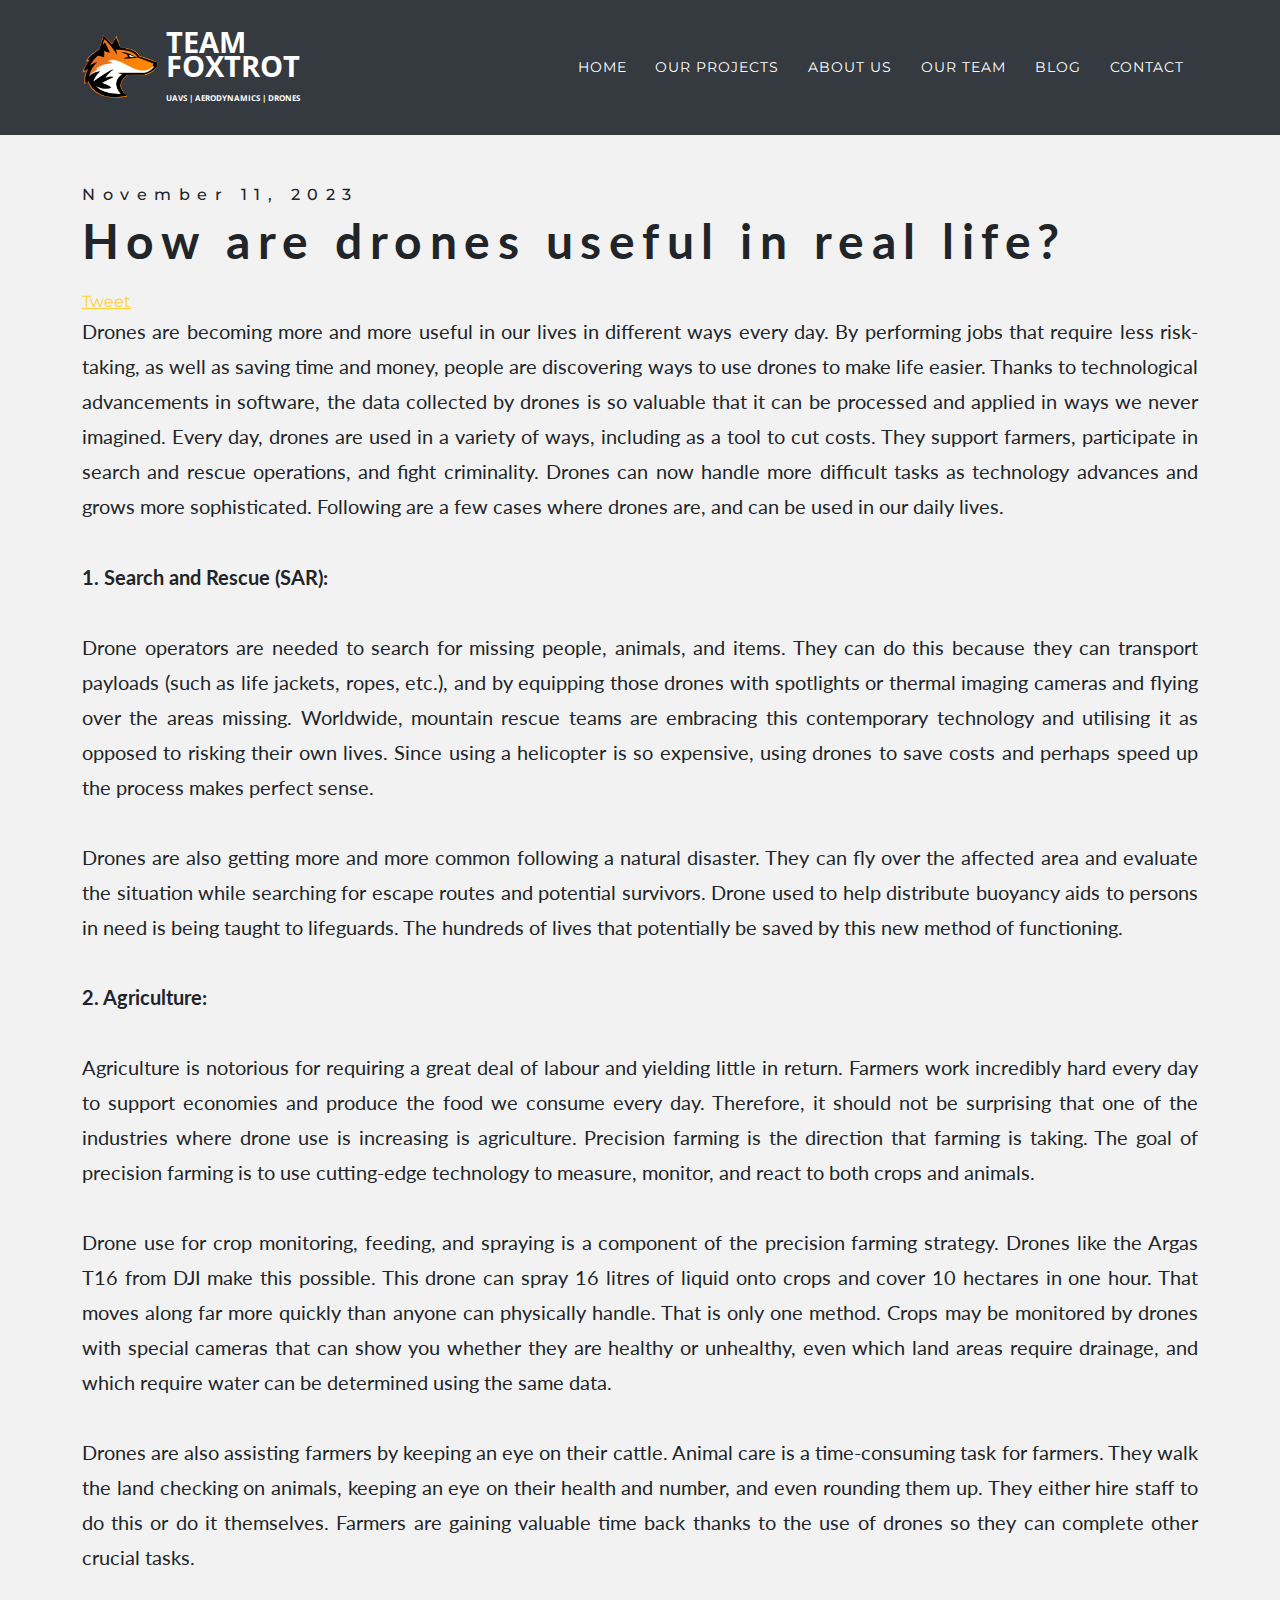
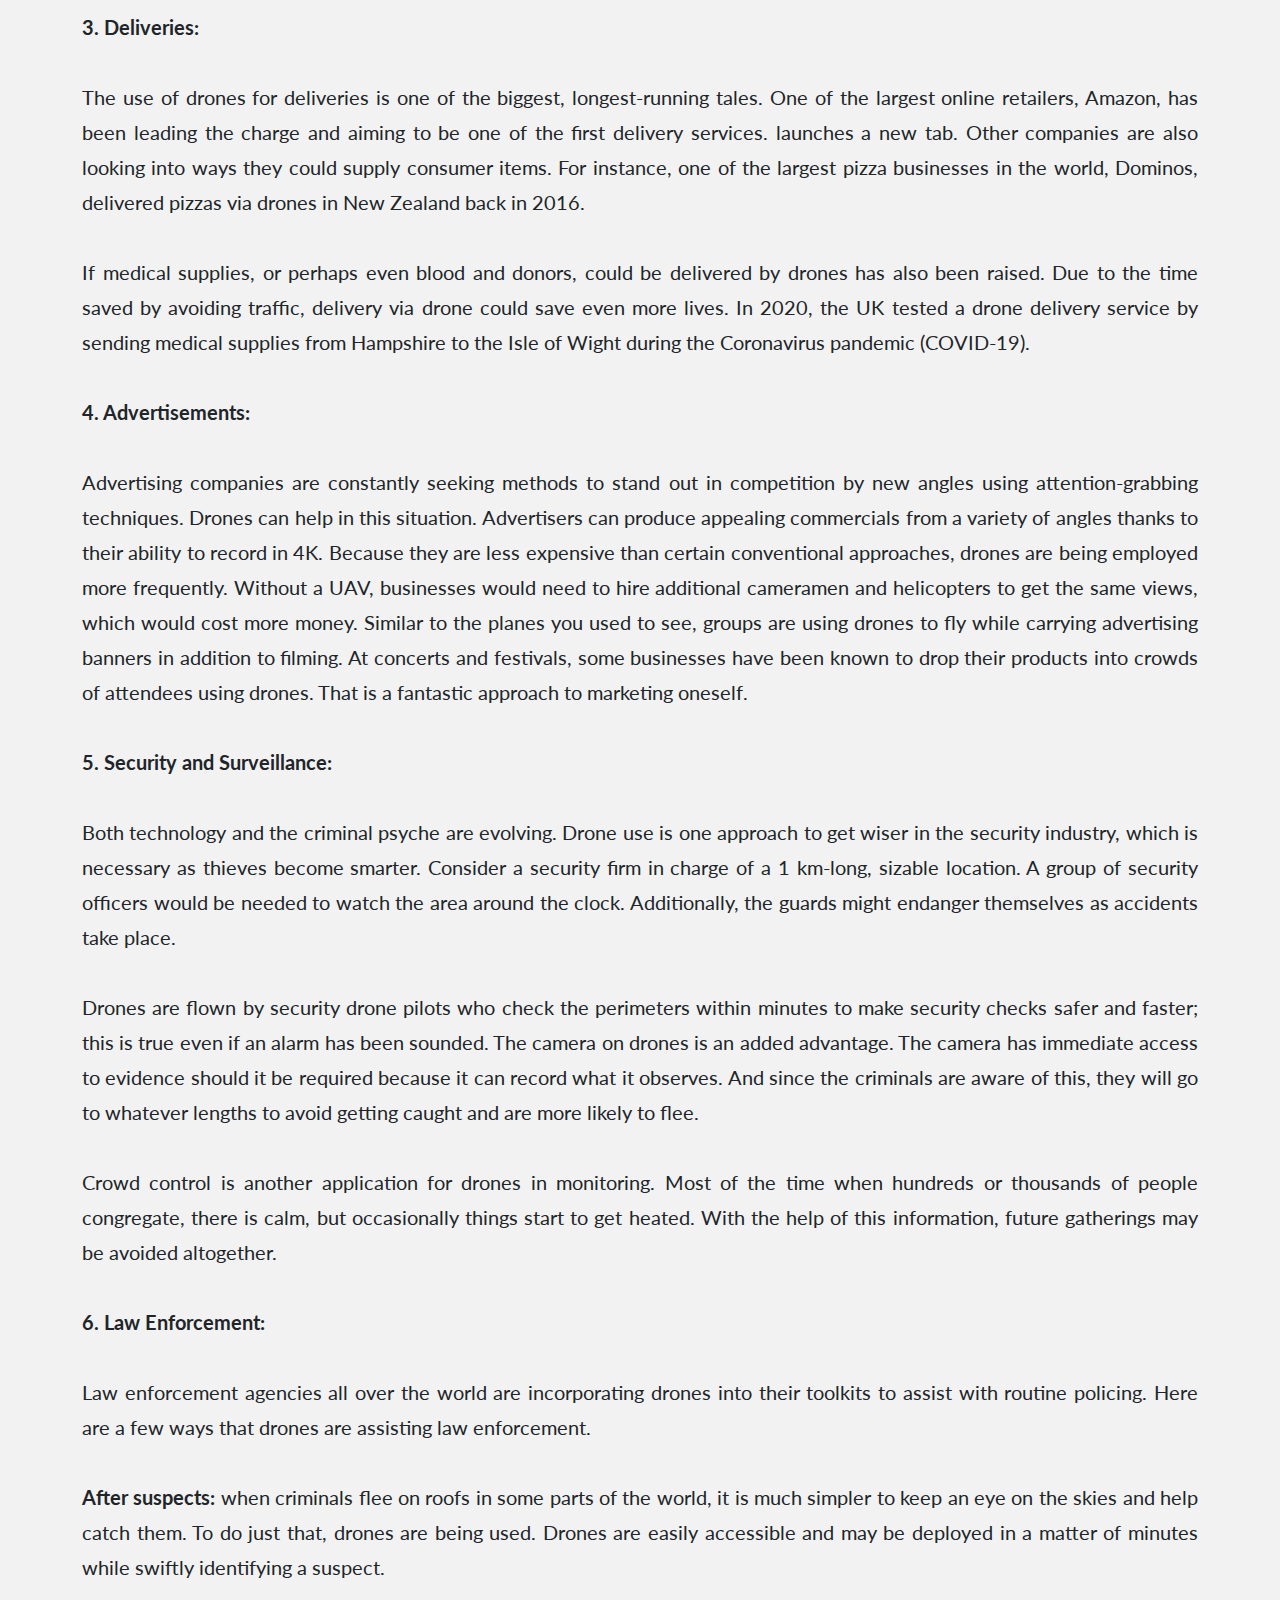
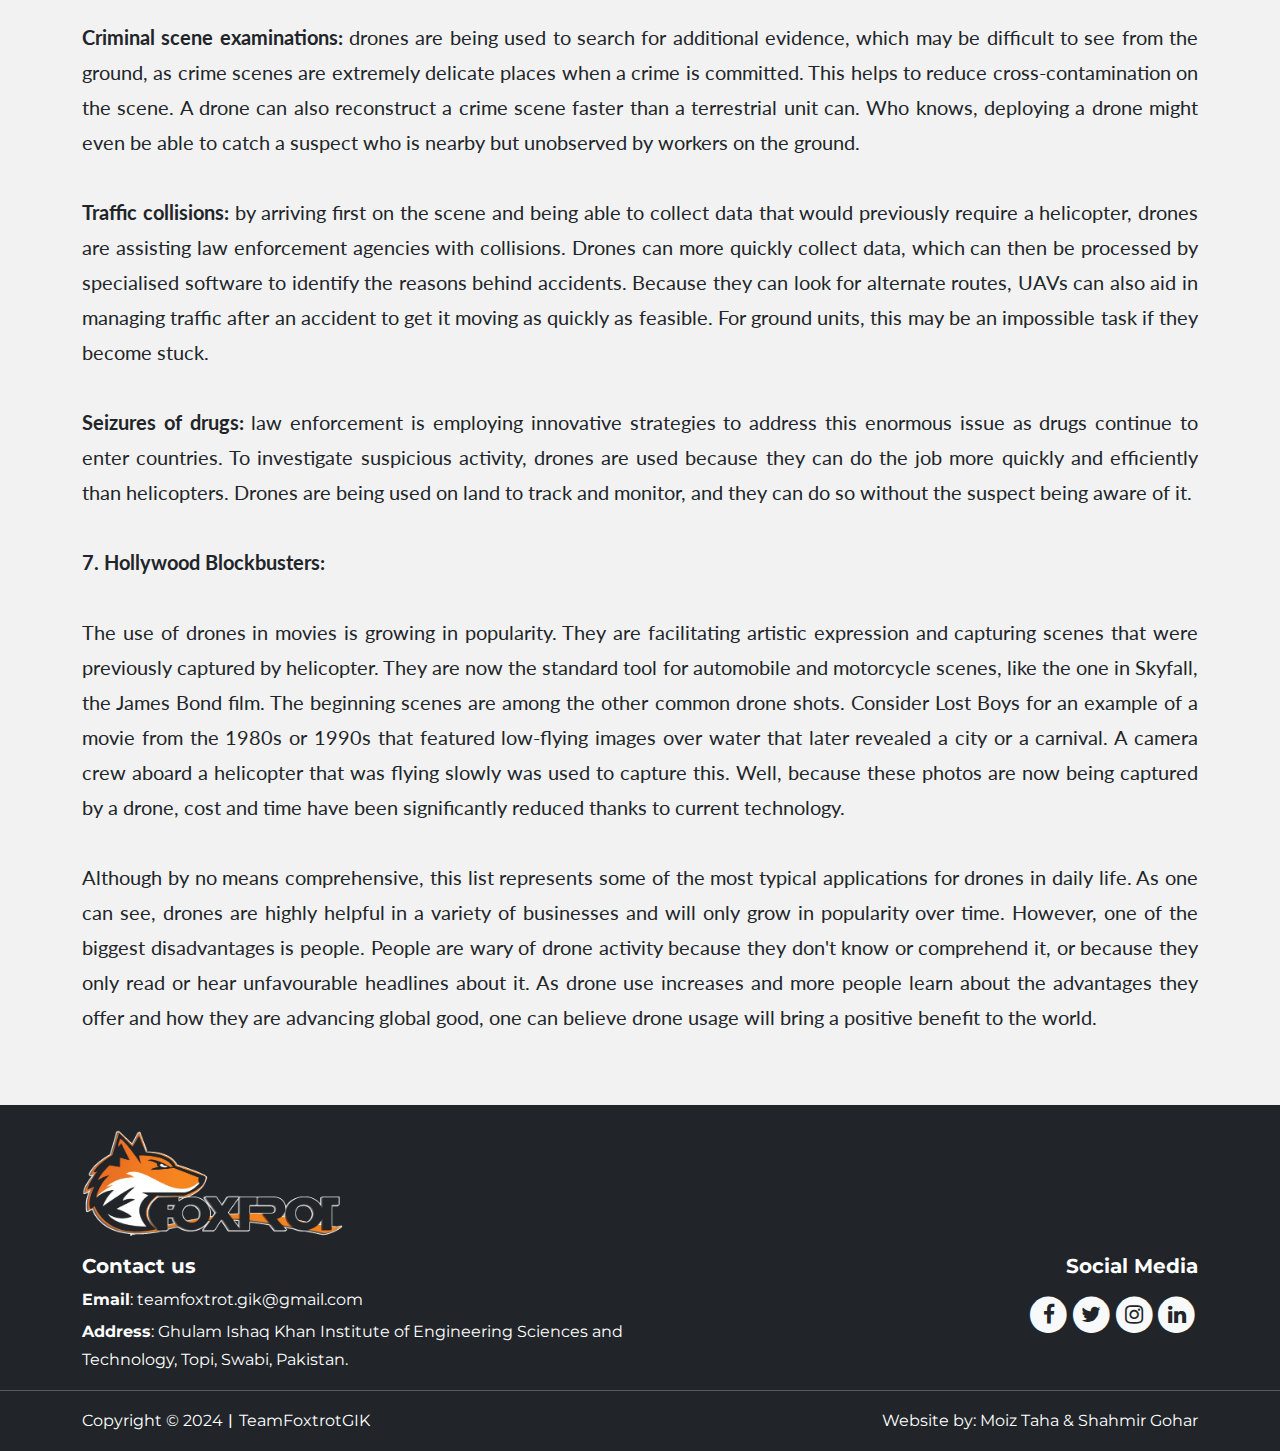
<file: blogs/How are drones useful in real life.html>
<!DOCTYPE html>
<html data-bs-theme="light" lang="en">

<head>
    <meta charset="utf-8">
    <meta name="viewport" content="width=device-width, initial-scale=1.0, shrink-to-fit=no">
    <title>How are drones useful in real life? - Blog</title>
    <link rel="canonical" href="https://teamfoxtrot.pk/blogs/How are drones useful in real life.html">
    <meta property="og:url" content="https://teamfoxtrot.pk/blogs/How are drones useful in real life.html">
    <meta property="og:type" content="website">
    <meta name="twitter:card" content="summary">
    <meta property="og:image" content="https://teamfoxtrot.pk/assets/img/fox.webp">
    <meta name="description" content="Drones are becoming more and more useful in our lives in different ways every day. By performing jobs that require less risk-taking, as well as saving time and money, people are discovering ways to use drones to make life easier. Thanks to technological advancements in software">
    <meta name="twitter:description" content="Drones are becoming more and more useful in our lives in different ways every day. By performing jobs that require less risk-taking, as well as saving time and money, people are discovering ways to use drones to make life easier. Thanks to technological advancements in software">
    <meta name="twitter:title" content="How are drones useful in real life? - Blog">
    <link rel="icon" type="image/webp" sizes="1999x1716" href="../assets/img/fox.webp">
    <link rel="icon" type="image/webp" sizes="1999x1716" href="../assets/img/fox.webp" media="(prefers-color-scheme: dark)">
    <link rel="icon" type="image/webp" sizes="1999x1716" href="../assets/img/fox.webp">
    <link rel="icon" type="image/webp" sizes="1999x1716" href="../assets/img/fox.webp" media="(prefers-color-scheme: dark)">
    <link rel="icon" type="image/webp" sizes="1999x1716" href="../assets/img/fox.webp">
    <link rel="icon" type="image/webp" sizes="1999x1716" href="../assets/img/fox.webp">
    <link rel="icon" type="image/webp" sizes="1999x1716" href="../assets/img/fox.webp">
    <link rel="stylesheet" href="../assets/bootstrap/css/bootstrap.min.css">
    <link rel="stylesheet" href="https://fonts.googleapis.com/css?family=Montserrat:400,700&amp;display=swap">
    <link rel="stylesheet" href="https://fonts.googleapis.com/css?family=Kaushan+Script&amp;display=swap">
    <link rel="stylesheet" href="https://fonts.googleapis.com/css?family=Lato&amp;display=swap">
    <link rel="stylesheet" href="https://fonts.googleapis.com/css?family=Montserrat&amp;display=swap">
    <link rel="stylesheet" href="https://fonts.googleapis.com/css?family=Open+Sans:400,700&amp;display=swap">
    <link rel="stylesheet" href="../assets/fonts/font-awesome.min.css">
    <link rel="stylesheet" href="../assets/css/Contact-Details-icons.css">
</head>

<body id="page-top" data-bs-spy="scroll" data-bs-target="#mainNav" data-bs-offset="54">
    <nav class="navbar navbar-expand-lg sticky-top navbar-dark" id="mainNav" data-bs-spy="scroll" style="background-color: #343a40;">
        <div class="container">
            <div class="d-inline-flex float-start align-items-center flex-sm-shrink-1 align-items-sm-center flex-md-shrink-1 align-items-md-center flex-lg-shrink-1 align-items-lg-center align-items-xl-center align-items-xxl-center"><img src="../assets/img/fox.webp" height="65"><a class="navbar-brand" href="../" style="font-family: 'Open Sans', sans-serif;padding-left: 8px;color: rgb(255,255,255);font-weight: bold;font-size: 29px;line-height: 24px;letter-spacing: 0px;padding-bottom: 0px;">TEAM<br>FOXTROT<br><span class="d-xxl-flex align-items-xxl-start" id="logodesc-1" style="font-size: 8PX;line-height: 24PX;letter-spacing: 0;font-family: 'Open Sans', sans-serif;font-weight: bold;">UAVS | AERODYNAMICS | DRONES</span></a></div><button data-bs-toggle="collapse" data-bs-target="#navbarResponsive" class="navbar-toggler navbar-toggler-right toggle-btn" type="button" aria-controls="navbarResponsive" aria-expanded="false" aria-label="Toggle navigation"><i class="fa fa-bars"></i></button>
            <div class="collapse navbar-collapse" id="navbarResponsive">
                <ul class="navbar-nav ms-auto text-uppercase">
                    <li class="nav-item"><a class="nav-link" href="../">HOME</a></li>
                    <li class="nav-item"><a class="nav-link" href="../our-projects">our projects</a></li>
                    <li class="nav-item"><a class="nav-link" href="../about-us">About us</a></li>
                    <li class="nav-item"><a class="nav-link" href="../our-team">our TEAM</a></li>
                    <li class="nav-item"><a class="nav-link" href="../blogs">BLOG</a></li>
                    <li class="nav-item"><a class="nav-link" href="../contact-us">Contact</a></li>
                </ul>
            </div>
        </div>
    </nav>
    <section style="background: #f2f2f2;padding: 50px 0px;">
        <div class="container">
            <div class="row">
                <div class="col-md-12">
                    <h6 style="letter-spacing: 7.5px;font-family: Montserrat, sans-serif;font-weight: 500;">November 11, 2023</h6>
                    <h1 class="display-5 text-start" style="font-family: Lato, sans-serif;letter-spacing: 7.5px;padding-bottom: 12px;font-weight: bold;">How are drones useful in real life?</h1>
                    <div><a href="https://twitter.com/share?ref_src=twsrc%5Etfw" class="twitter-share-button" data-show-count="false">Tweet</a><script async src="https://platform.twitter.com/widgets.js" charset="utf-8"></script>


<div class="fb-like" data-href="https://teamfoxtrot.pk/blogs/How%20are%20drones%20useful%20in%20real%20life.html" data-width="" data-layout="" data-action="" data-size="" data-share="true"></div>
</div>
                    <p style="text-align: justify;font-family: Lato, sans-serif;font-size: 20px;">Drones are becoming more and more useful in our lives in different ways every day. By performing jobs that require less risk-taking, as well as saving time and money, people are discovering ways to use drones to make life easier. Thanks to technological advancements in software, the data collected by drones is so valuable that it can be processed and applied in ways we never imagined. Every day, drones are used in a variety of ways, including as a tool to cut costs. They support farmers, participate in search and rescue operations, and fight criminality. Drones can now handle more difficult tasks as technology advances and grows more sophisticated. Following are a few cases where drones are, and can be used in our daily lives.</p>
                    <div class="d-xxl-flex justify-content-xxl-center"></div>
                    <p style="text-align: justify;padding: 20px 0px;font-family: Lato, sans-serif;font-size: 20px;margin-bottom: 0px;"><strong>1. Search and Rescue (SAR):</strong><br><br>Drone operators are needed to search for missing people, animals, and items. They can do this because they can transport payloads (such as life jackets, ropes, etc.), and by equipping those drones with spotlights or thermal imaging cameras and flying over the areas missing. Worldwide, mountain rescue teams are embracing this contemporary technology and utilising it as opposed to risking their own lives. Since using a helicopter is so expensive, using drones to save costs and perhaps speed up the process makes perfect sense.<br><br>Drones are also getting more and more common following a natural disaster. They can fly over the affected area and evaluate the situation while searching for escape routes and potential survivors. Drone used to help distribute buoyancy aids to persons in need is being taught to lifeguards. The hundreds of lives that potentially be saved by this new method of functioning.<br><br><strong>2. Agriculture:</strong><br><br>Agriculture is notorious for requiring a great deal of labour and yielding little in return. Farmers work incredibly hard every day to support economies and produce the food we consume every day. Therefore, it should not be surprising that one of the industries where drone use is increasing is agriculture. Precision farming is the direction that farming is taking. The goal of precision farming is to use cutting-edge technology to measure, monitor, and react to both crops and animals.<br><br>Drone use for crop monitoring, feeding, and spraying is a component of the precision farming strategy. Drones like the Argas T16 from DJI make this possible. This drone can spray 16 litres of liquid onto crops and cover 10 hectares in one hour. That moves along far more quickly than anyone can physically handle. That is only one method. Crops may be monitored by drones with special cameras that can show you whether they are healthy or unhealthy, even which land areas require drainage, and which require water can be determined using the same data.<br><br>Drones are also assisting farmers by keeping an eye on their cattle. Animal care is a time-consuming task for farmers. They walk the land checking on animals, keeping an eye on their health and number, and even rounding them up. They either hire staff to do this or do it themselves. Farmers are gaining valuable time back thanks to the use of drones so they can complete other crucial tasks.<br><br><strong>3. Deliveries:</strong><br><br>The use of drones for deliveries is one of the biggest, longest-running tales. One of the largest online retailers, Amazon, has been leading the charge and aiming to be one of the first delivery services. launches a new tab. Other companies are also looking into ways they could supply consumer items. For instance, one of the largest pizza businesses in the world, Dominos, delivered pizzas via drones in New Zealand back in 2016.<br><br>If medical supplies, or perhaps even blood and donors, could be delivered by drones has also been raised. Due to the time saved by avoiding traffic, delivery via drone could save even more lives. In 2020, the UK tested a drone delivery service by sending medical supplies from Hampshire to the Isle of Wight during the Coronavirus pandemic (COVID-19).<br><br><strong>4. Advertisements:</strong><br><br>Advertising companies are constantly seeking methods to stand out in competition by new angles using attention-grabbing techniques. Drones can help in this situation. Advertisers can produce appealing commercials from a variety of angles thanks to their ability to record in 4K. Because they are less expensive than certain conventional approaches, drones are being employed more frequently. Without a UAV, businesses would need to hire additional cameramen and helicopters to get the same views, which would cost more money. Similar to the planes you used to see, groups are using drones to fly while carrying advertising banners in addition to filming. At concerts and festivals, some businesses have been known to drop their products into crowds of attendees using drones. That is a fantastic approach to marketing oneself.<br><br><strong>5. Security and Surveillance:</strong><br><br>Both technology and the criminal psyche are evolving. Drone use is one approach to get wiser in the security industry, which is necessary as thieves become smarter. Consider a security firm in charge of a 1 km-long, sizable location. A group of security officers would be needed to watch the area around the clock. Additionally, the guards might endanger themselves as accidents take place.<br><br>Drones are flown by security drone pilots who check the perimeters within minutes to make security checks safer and faster; this is true even if an alarm has been sounded. The camera on drones is an added advantage. The camera has immediate access to evidence should it be required because it can record what it observes. And since the criminals are aware of this, they will go to whatever lengths to avoid getting caught and are more likely to flee.<br><br>Crowd control is another application for drones in monitoring. Most of the time when hundreds or thousands of people congregate, there is calm, but occasionally things start to get heated. With the help of this information, future gatherings may be avoided altogether.<br><br><strong>6. Law Enforcement:</strong><br><br>Law enforcement agencies all over the world are incorporating drones into their toolkits to assist with routine policing. Here are a few ways that drones are assisting law enforcement.<br><br><strong>After suspects:</strong> when criminals flee on roofs in some parts of the world, it is much simpler to keep an eye on the skies and help catch them. To do just that, drones are being used. Drones are easily accessible and may be deployed in a matter of minutes while swiftly identifying a suspect.<br><br><strong>Criminal scene examinations:</strong> drones are being used to search for additional evidence, which may be difficult to see from the ground, as crime scenes are extremely delicate places when a crime is committed. This helps to reduce cross-contamination on the scene. A drone can also reconstruct a crime scene faster than a terrestrial unit can. Who knows, deploying a drone might even be able to catch a suspect who is nearby but unobserved by workers on the ground.<br><br><strong>Traffic collisions:</strong> by arriving first on the scene and being able to collect data that would previously require a helicopter, drones are assisting law enforcement agencies with collisions. Drones can more quickly collect data, which can then be processed by specialised software to identify the reasons behind accidents. Because they can look for alternate routes, UAVs can also aid in managing traffic after an accident to get it moving as quickly as feasible. For ground units, this may be an impossible task if they become stuck.<br><br><strong>Seizures of drugs: </strong>law enforcement is employing innovative strategies to address this enormous issue as drugs continue to enter countries. To investigate suspicious activity, drones are used because they can do the job more quickly and efficiently than helicopters. Drones are being used on land to track and monitor, and they can do so without the suspect being aware of it.<br><br><strong>7. Hollywood Blockbusters:</strong><br><br>The use of drones in movies is growing in popularity. They are facilitating artistic expression and capturing scenes that were previously captured by helicopter. They are now the standard tool for automobile and motorcycle scenes, like the one in Skyfall, the James Bond film. The beginning scenes are among the other common drone shots. Consider Lost Boys for an example of a movie from the 1980s or 1990s that featured low-flying images over water that later revealed a city or a carnival. A camera crew aboard a helicopter that was flying slowly was used to capture this. Well, because these photos are now being captured by a drone, cost and time have been significantly reduced thanks to current technology.<br><br>Although by no means comprehensive, this list represents some of the most typical applications for drones in daily life. As one can see, drones are highly helpful in a variety of businesses and will only grow in popularity over time. However, one of the biggest disadvantages is people. People are wary of drone activity because they don't know or comprehend it, or because they only read or hear unfavourable headlines about it. As drone use increases and more people learn about the advantages they offer and how they are advancing global good, one can believe drone usage will bring a positive benefit to the world.</p>
                    <div class="d-xxl-flex justify-content-xxl-center"></div>
                </div>
            </div>
        </div>
    </section>
    <footer class="text-bg-dark pt-4 pb-0">
        <div class="container">
            <div class="row">
                <div class="col-sm-9 col-md-5 col-lg-3 col-xl-3 col-xxl-3"><img class="img-fluid" src="../assets/img/foxtrot%20logo.webp"></div>
            </div>
        </div>
        <div class="container">
            <div class="row pt-3">
                <div class="col-md-6 text-center text-sm-center text-md-start text-lg-start text-xl-start text-xxl-start">
                    <h5>Contact us</h5>
                    <p class="fs-6 mb-1"><strong>Email</strong>:&nbsp;<a class="link" href="mailto:teamfoxtrot.gik@gmail.com"><span style="color: rgb(255, 255, 255);">teamfoxtrot.gik@gmail.com</span></a></p>
                    <p class="mb-0"><strong><span style="color: rgba(var(--bs-light-rgb), var(--bs-text-opacity));">Address</span></strong><span style="color: rgba(var(--bs-light-rgb), var(--bs-text-opacity));">: Ghulam Ishaq Khan Institute of Engineering Sciences and Technology, Topi, Swabi, Pakistan.</span></p>
                </div>
                <div class="col-md-6 text-center text-sm-center text-md-end text-lg-end text-xl-end text-xxl-end">
                    <h5 class="text-center text-sm-center text-md-end">Social Media</h5>
                    <div class="mt-3"><a href="https://www.facebook.com/TeamFoxtrotGIK/" target="_blank"><span class="fa-stack fa-lg"><i class="fa fa-circle text-light fa-stack-2x"></i><i class="fa fa-facebook text-dark fa-stack-1x fa-inverse"></i></span></a><a href="https://twitter.com/TeamFoxtrot2" target="_blank"><span class="fa-stack fa-lg"><i class="fa fa-circle text-light fa-stack-2x social"></i><i class="fa fa-twitter text-dark fa-stack-1x fa-inverse"></i></span></a><a href="https://instagram.com/teamfoxtrot.uav.giki" target="_blank"><span class="fa-stack fa-lg"><i class="fa fa-circle text-light fa-stack-2x"></i><i class="fa fa-instagram text-dark fa-stack-1x fa-inverse"></i></span></a><a href="https://pk.linkedin.com/company/team-foxtrot" target="_blank"><span class="fa-stack fa-lg"><i class="fa fa-circle text-light fa-stack-2x"></i><i class="fa fa-linkedin text-dark fa-stack-1x fa-inverse"></i></span></a></div>
                </div>
            </div>
        </div>
        <hr>
        <div class="container">
            <div class="row row-cols-1 row-cols-sm-1 row-cols-md-2 row-cols-lg-2 row-cols-xl-2 row-cols-xxl-2">
                <div class="col">
                    <p class="text-center text-sm-center text-md-start text-lg-start text-xl-start text-xxl-start">Copyright&nbsp;© 2024<strong>︱</strong>TeamFoxtrotGIK</p>
                </div>
                <div class="col fs-6 text-center text-md-end">
                    <p>Website by:&nbsp;<a class="link" href="https://www.linkedin.com/in/moiz-taha/" target="_blank"><span style="color: rgb(255, 255, 255);">Moiz Taha</span></a>&nbsp;&amp; Shahmir Gohar</p>
                </div>
            </div>
        </div>
    </footer><div id="fb-root"></div>
<script async defer crossorigin="anonymous" src="https://connect.facebook.net/en_GB/sdk.js#xfbml=1&version=v18.0" nonce="cCE0tqXt"></script>
    <script src="../assets/js/jquery.min.js"></script>
    <script src="../assets/bootstrap/js/bootstrap.min.js"></script>
    <script src="../assets/js/foxie.js"></script>
</body>

</html>
</file>
<file: assets/css/Contact-Details-icons.css>
.bs-icon {
  --bs-icon-size: .75rem;
  display: flex;
  flex-shrink: 0;
  justify-content: center;
  align-items: center;
  font-size: var(--bs-icon-size);
  width: calc(var(--bs-icon-size) * 2);
  height: calc(var(--bs-icon-size) * 2);
  color: var(--bs-primary);
}

.bs-icon-md {
  --bs-icon-size: 1.5rem;
}

.bs-icon.bs-icon-primary {
  color: var(--bs-white);
  background: var(--bs-primary);
}

.bs-icon.bs-icon-rounded {
  border-radius: .5rem;
}

.link {
  color: rgba(255,255,255,0) !important;
  text-decoration: rgba(255,255,255,0);
}

.toggle-btn {
  background-color: rgb(242,119,21) !important;
  outline-color: rgb(242,119,21) !important;
}

.toggle-btn:hover {
  background-color: rgb(164,68,0) !important;
  outline-color: rgb(164,68,0) !important;
}

.nav-link:hover {
  color: rgb(242,119,21) !important;
}
</file>
<file: assets/fonts/fontawesome5-overrides.min.css>
.fab.fa-bitcoin:before{content:"\f379"}.far.fa-calendar:before,.fas.fa-calendar:before{content:"\f133"}.far.fa-clipboard:before,.fas.fa-clipboard:before{content:"\f328"}.fab.fa-facebook-f:before{content:"\f39e"}.fab.fa-google-plus:before{content:"\f2b3"}.fas.fa-hotel:before{content:"\f594"}.fab.fa-linkedin:before{content:"\f08c"}.fas.fa-reply:before{content:"\f3e5"}.fas.fa-thermometer:before{content:"\f491"}.fab.fa-vimeo:before{content:"\f40a"}.far.fa-window-close:before,.fas.fa-window-close:before{content:"\f410"}.fab.fa-youtube-square:before{content:"\f431"}
</file>
